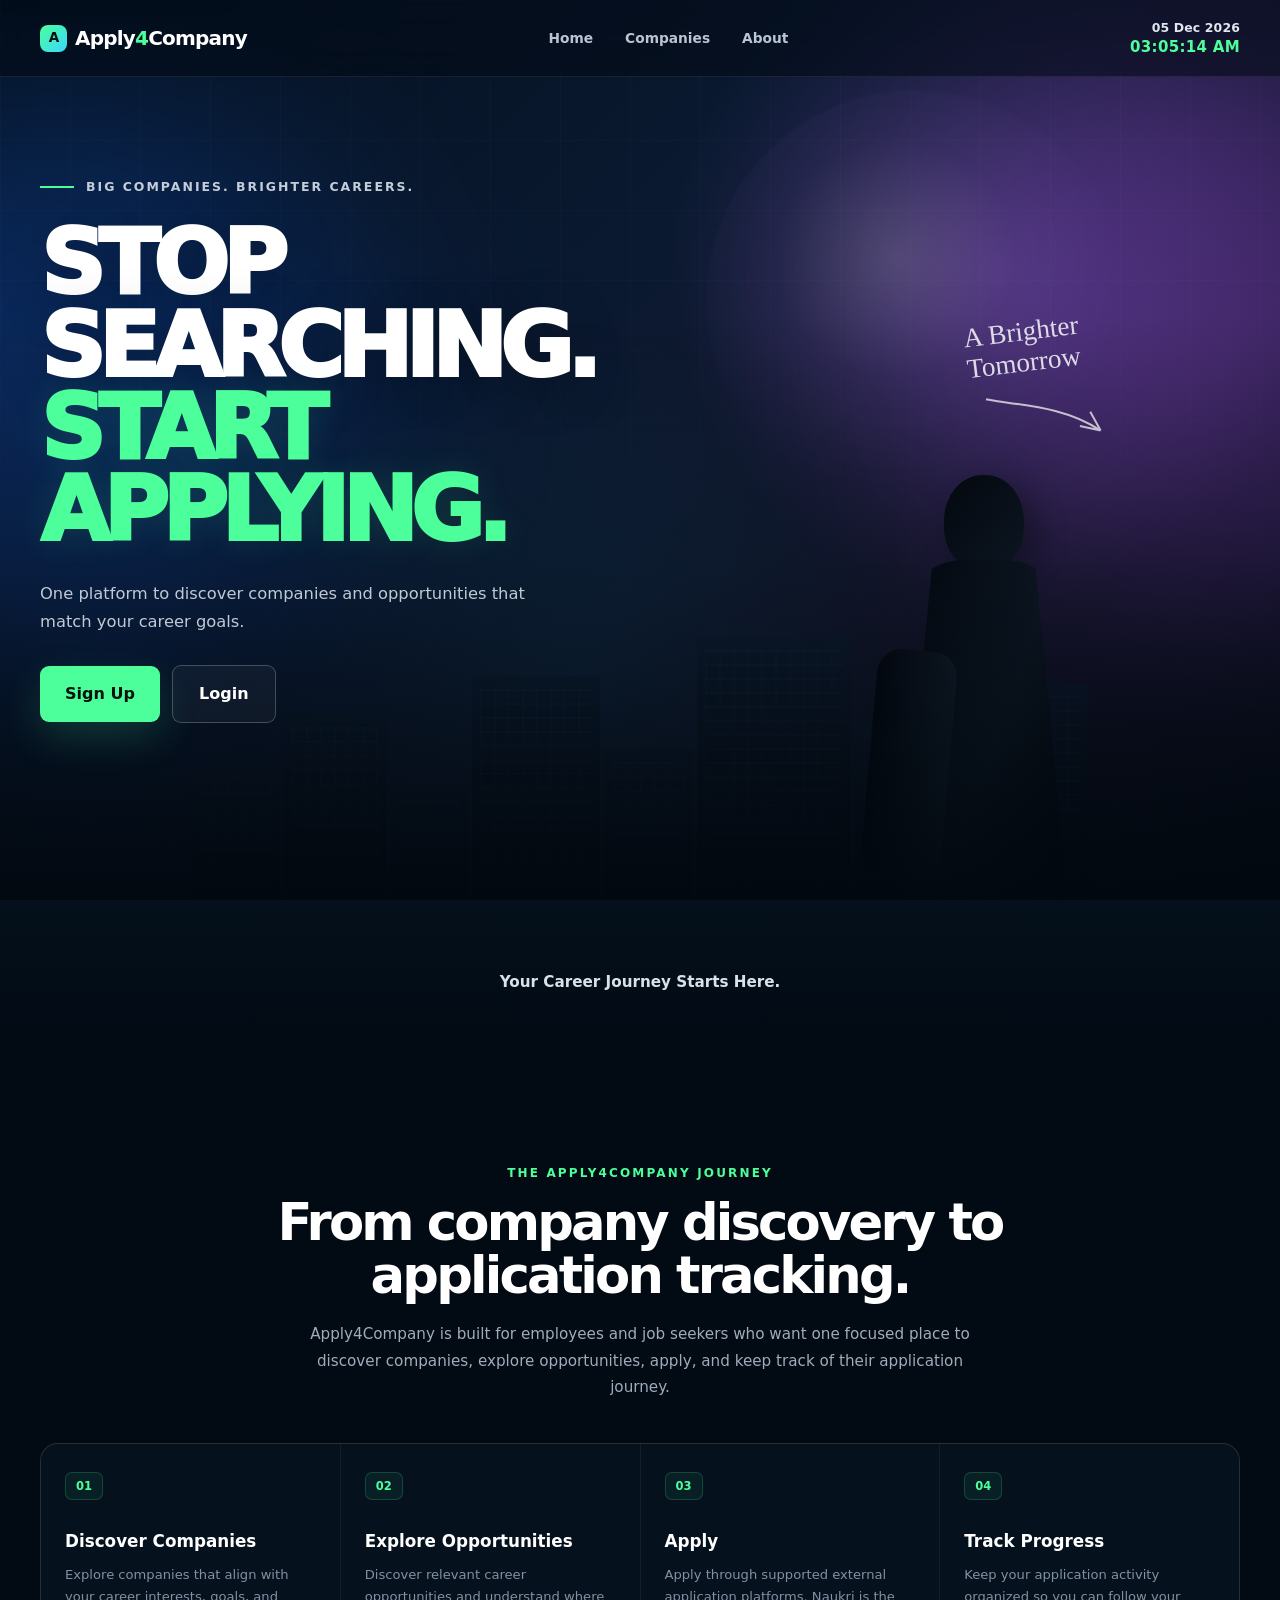
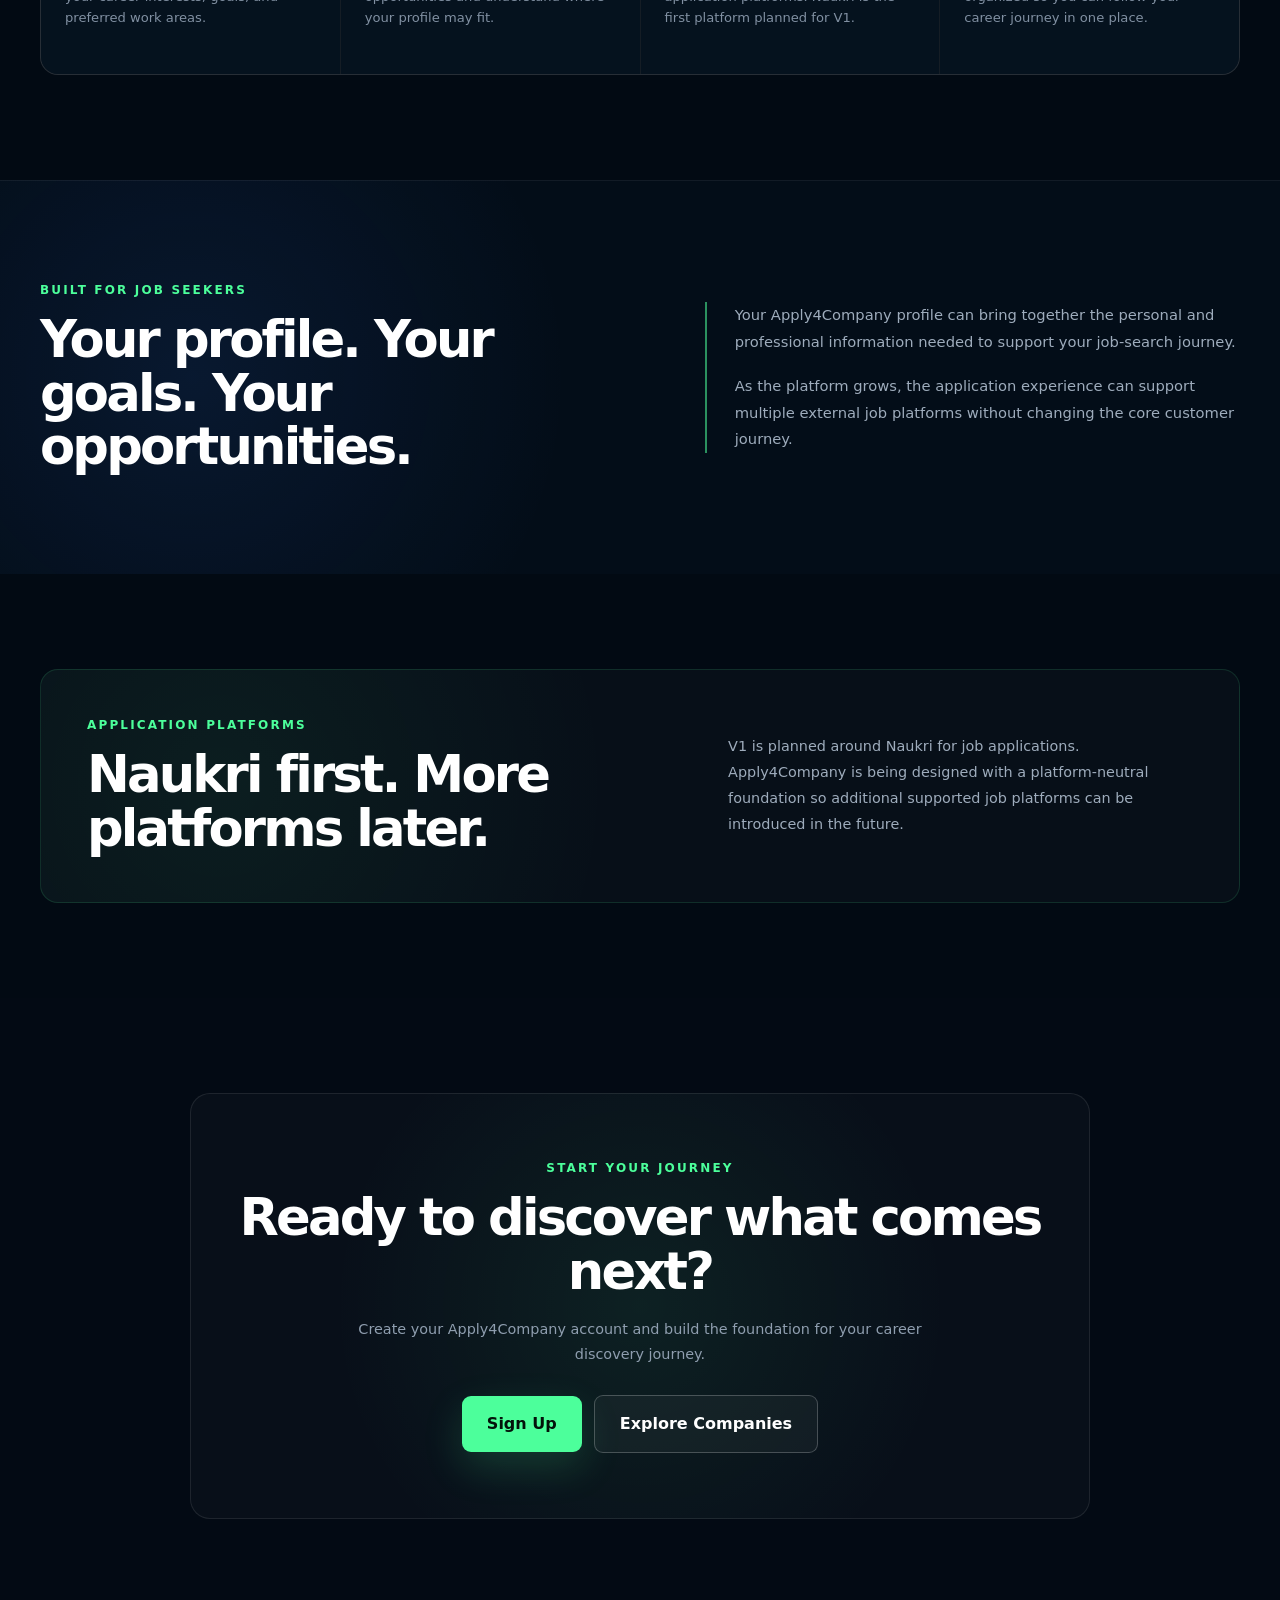
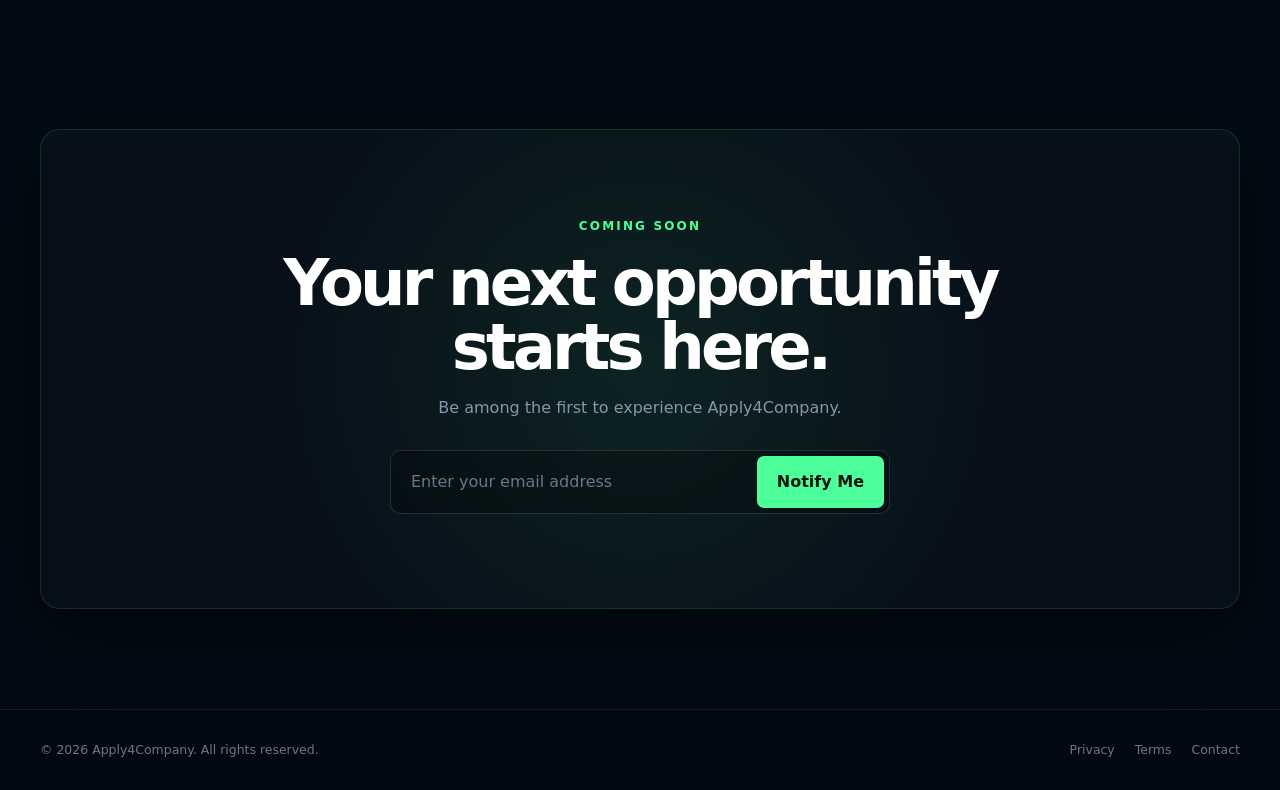
<file: index.html>
<!DOCTYPE html>
<html lang="en">

<head>

    <meta charset="UTF-8">

    <meta
        name="viewport"
        content="width=device-width, initial-scale=1.0"
    >

    <meta
        name="description"
        content="Apply4Company — Discover companies and start applying."
    >

    <meta
        name="robots"
        content="index, follow"
    >

    <meta
        name="theme-color"
        content="#061426"
    >

    <title>
        Apply4Company | Start Applying
    </title>

    <link
        rel="stylesheet"
        href="css/styles.css"
    >

    <script
        src="js/app.js"
        defer
    ></script>

</head>


<body>
<a class="skip-link" href="#main-content">Skip to main content</a>

    <!-- ================================================
         HEADER
    ================================================= -->

    <header class="site-header">

        <div class="container header-container">

            <a
                href="index.html"
                class="brand"
                aria-label="Apply4Company Home"
            >

                <span class="brand-icon">
                    A
                </span>

                <span class="brand-name">
                    Apply<span>4</span>Company
                </span>

            </a>


            <nav
                class="main-navigation"
                id="main-navigation"
                aria-label="Main navigation"
            >

                <a href="index.html">
                    Home
                </a>

                <a href="companies.html">
                    Companies
                </a>

                <a href="about.html">
                    About
                </a>

            </nav>


            <div
                class="header-clock"
                aria-label="Current Indian Standard Time"
            >
                <span class="clock-date" id="ist-date">07 Sep 2026</span>
                <span class="clock-time" id="ist-time">10:29:00 PM</span>
            </div>


            <button
                class="menu-toggle"
                type="button"
                aria-label="Open navigation menu"
                aria-expanded="false"
                aria-controls="main-navigation"
            >

                <span></span>
                <span></span>
                <span></span>

            </button>

        </div>

    </header>



    <!-- ================================================
         MAIN
    ================================================= -->

    <main id="main-content">


        <!-- ============================================
             HERO
        ============================================= -->

        <section class="hero">

            <!-- Decorative background -->
            <div
                class="hero-background"
                aria-hidden="true"
            >

                <div class="background-glow glow-blue"></div>

                <div class="background-glow glow-purple"></div>

                <div class="background-grid"></div>

                <div class="moon"></div>

                <!-- City -->
                <div class="city">

                    <div class="building building-1"></div>
                    <div class="building building-2"></div>
                    <div class="building building-3"></div>
                    <div class="building building-4"></div>
                    <div class="building building-5"></div>
                    <div class="building building-6"></div>
                    <div class="building building-7"></div>
                    <div class="building building-8"></div>

                </div>


                <!-- Person silhouette -->
                <div class="person">

                    <div class="person-head"></div>

                    <div class="person-body"></div>

                    <div class="person-backpack"></div>

                </div>

            </div>



            <div class="container hero-container">


                <div class="hero-content">

                    <p class="eyebrow">

                        <span class="eyebrow-line"></span>

                        BIG COMPANIES. BRIGHTER CAREERS.

                    </p>


                    <h1>

                        STOP SEARCHING.

                        <span>
                            START APPLYING.
                        </span>

                    </h1>


                    <p class="hero-description">

                        One platform to discover companies
                        and opportunities that match
                        your career goals.

                    </p>


                    <div class="hero-actions" aria-label="Account actions">

                        <a
                            href="signup.html"
                            class="primary-button"
                        >
                            Sign Up
                        </a>

                        <a
                            href="login.html"
                            class="secondary-button"
                        >
                            Login
                        </a>

                    </div>


                </div>


                <!-- Handwritten style message -->

                <div
                    class="hero-message"
                    aria-hidden="true"
                >

                    <span>
                        A Brighter
                    </span>

                    <span>
                        Tomorrow
                    </span>

                    <svg
                        viewBox="0 0 150 80"
                        aria-hidden="true"
                    >

                        <path
                            d="M15 10
                               C45 20 90 25 125 55
                               M125 55
                               L105 48
                               M125 55
                               L117 35"
                        />

                    </svg>

                </div>

            </div>

        </section>



        <!-- ============================================
             FEATURE STRIP
        ============================================= -->

        <section
            class="feature-section"
            aria-label="Apply4Company features"
        >

            <p class="career-tagline">

                Your Career Journey Starts Here.

            </p>

        </section>



        <!-- ============================================
             HOME: PRODUCT JOURNEY
        ============================================= -->

        <section class="home-overview" aria-labelledby="home-overview-title">

            <div class="container">

                <div class="section-heading">
                    <p class="section-label">THE APPLY4COMPANY JOURNEY</p>
                    <h2 id="home-overview-title">
                        From company discovery to application tracking.
                    </h2>
                    <p>
                        Apply4Company is built for employees and job seekers
                        who want one focused place to discover companies,
                        explore opportunities, apply, and keep track of their
                        application journey.
                    </p>
                </div>

                <div class="journey-grid">

                    <article class="journey-card">
                        <span class="journey-number">01</span>
                        <h3>Discover Companies</h3>
                        <p>
                            Explore companies that align with your career
                            interests, goals, and preferred work areas.
                        </p>
                    </article>

                    <article class="journey-card">
                        <span class="journey-number">02</span>
                        <h3>Explore Opportunities</h3>
                        <p>
                            Discover relevant career opportunities and
                            understand where your profile may fit.
                        </p>
                    </article>

                    <article class="journey-card">
                        <span class="journey-number">03</span>
                        <h3>Apply</h3>
                        <p>
                            Apply through supported external application
                            platforms. Naukri is the first platform planned
                            for V1.
                        </p>
                    </article>

                    <article class="journey-card">
                        <span class="journey-number">04</span>
                        <h3>Track Progress</h3>
                        <p>
                            Keep your application activity organized so you
                            can follow your career journey in one place.
                        </p>
                    </article>

                </div>

            </div>

        </section>


        <!-- ============================================
             HOME: WHY APPLY4COMPANY
        ============================================= -->

        <section class="home-purpose" aria-labelledby="home-purpose-title">

            <div class="container home-purpose-grid">

                <div>
                    <p class="section-label">BUILT FOR JOB SEEKERS</p>
                    <h2 id="home-purpose-title">
                        Your profile. Your goals. Your opportunities.
                    </h2>
                </div>

                <div class="home-purpose-copy">
                    <p>
                        Your Apply4Company profile can bring together the
                        personal and professional information needed to
                        support your job-search journey.
                    </p>

                    <p>
                        As the platform grows, the application experience can
                        support multiple external job platforms without
                        changing the core customer journey.
                    </p>
                </div>

            </div>

        </section>


        <!-- ============================================
             HOME: APPLICATION PLATFORMS
        ============================================= -->

        <section class="platform-section" aria-labelledby="platform-title">

            <div class="container">

                <div class="platform-card">

                    <div>
                        <p class="section-label">APPLICATION PLATFORMS</p>
                        <h2 id="platform-title">
                            Naukri first. More platforms later.
                        </h2>
                    </div>

                    <p>
                        V1 is planned around Naukri for job applications.
                        Apply4Company is being designed with a platform-neutral
                        foundation so additional supported job platforms can
                        be introduced in the future.
                    </p>

                </div>

            </div>

        </section>


        <!-- ============================================
             HOME: CTA
        ============================================= -->

        <section class="home-cta" aria-labelledby="home-cta-title">

            <div class="container">

                <div class="home-cta-card">

                    <p class="section-label">START YOUR JOURNEY</p>

                    <h2 id="home-cta-title">
                        Ready to discover what comes next?
                    </h2>

                    <p>
                        Create your Apply4Company account and build the
                        foundation for your career discovery journey.
                    </p>

                    <div class="hero-actions">
                        <a href="signup.html" class="primary-button">Sign Up</a>
                        <a href="companies.html" class="secondary-button">Explore Companies</a>
                    </div>

                </div>

            </div>

        </section>


        <!-- ============================================
             LAUNCH SECTION
        ============================================= -->

        <section
            class="launch-section"
            id="launch"
        >

            <div class="container">

                <div class="launch-card">

                    <p class="section-label">
                        COMING SOON
                    </p>


                    <h2>
                        Your next opportunity
                        starts here.
                    </h2>


                    <p>
                        Be among the first to experience
                        Apply4Company.
                    </p>


                    <form
                        class="notify-form"
                        id="notify-form"
                    >

                        <label
                            for="email"
                            class="sr-only"
                        >
                            Email address
                        </label>

                        <input
                            id="email"
                            name="email"
                            type="email"
                            placeholder="Enter your email address"
                            autocomplete="email"
                            required
                        >

                        <button
                            type="submit"
                        >
                            Notify Me
                        </button>

                    </form>


                    <p
                        class="form-message"
                        id="form-message"
                        role="status"
                        aria-live="polite"
                    ></p>

                </div>

            </div>

        </section>


    </main>



    <!-- ================================================
         FOOTER
    ================================================= -->

    <footer class="site-footer">

        <div class="container footer-container">

            <p>
                © 2026 Apply4Company.
                All rights reserved.
            </p>


            <div class="footer-links">

                <a href="privacy.html">
                    Privacy
                </a>

                <a href="terms.html">
                    Terms
                </a>

                <a href="contact.html">
                    Contact
                </a>

            </div>

        </div>

    </footer>

</body>

</html>
</file>
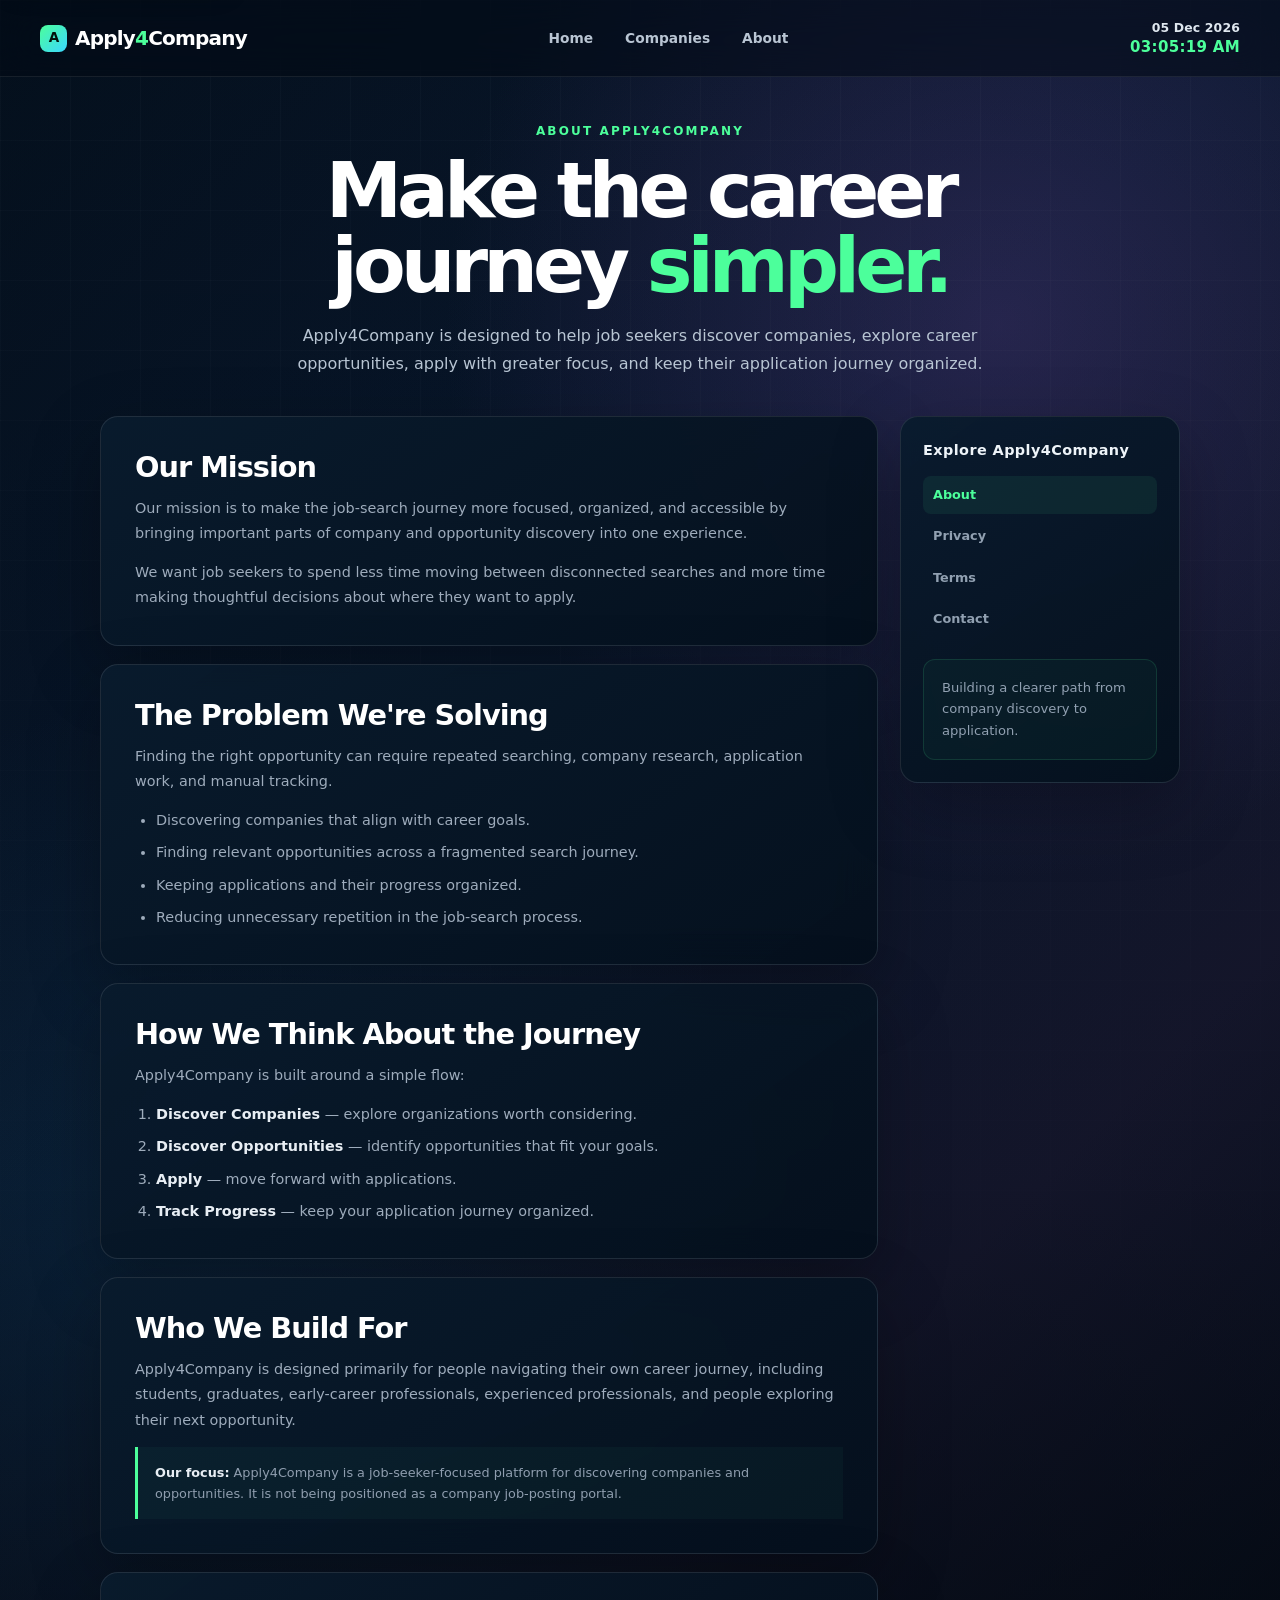
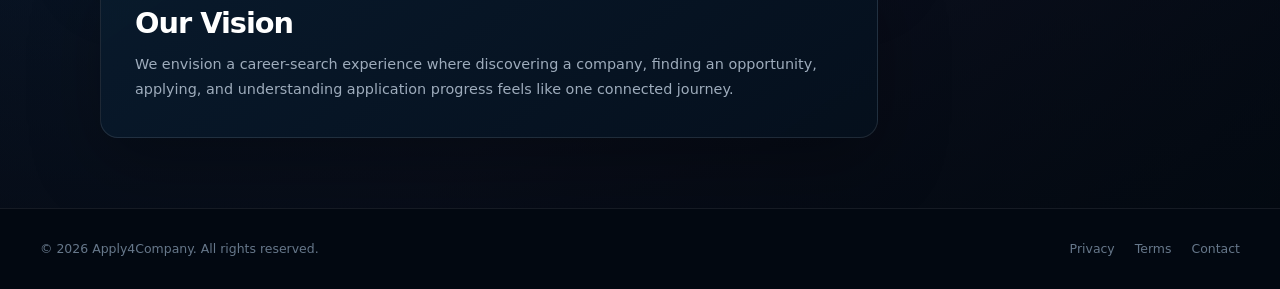
<file: about.html>
<!DOCTYPE html>
<html lang="en">
<head>
<meta charset="UTF-8">
<meta name="viewport" content="width=device-width, initial-scale=1.0">
<meta name="description" content="Learn about Apply4Company, our mission, and the career journey we are building for job seekers.">
<meta name="robots" content="index, follow">
<meta name="theme-color" content="#061426">
<title>Apply4Company | About</title>
<link rel="stylesheet" href="css/styles.css">
<script src="js/app.js" defer></script>
</head>
<body>
<a class="skip-link" href="#main-content">Skip to main content</a>

<header class="site-header">
  <div class="container header-container">
    <a href="index.html" class="brand" aria-label="Apply4Company Home">
      <span class="brand-icon">A</span>
      <span class="brand-name">Apply<span>4</span>Company</span>
    </a>
    <nav class="main-navigation" id="main-navigation" aria-label="Main navigation">
      <a href="index.html">Home</a>
      <a href="companies.html">Companies</a>
      <a href="about.html" aria-current="page">About</a>
    </nav>
    <div class="header-clock" aria-label="Current India date and time">
      <span class="clock-date" id="ist-date">08 Sep 2026</span>
      <span class="clock-time" id="ist-time">12:17:00 AM</span>
    </div>
    <button class="menu-toggle" type="button" aria-label="Open navigation menu"
            aria-expanded="false" aria-controls="main-navigation">
      <span></span><span></span><span></span>
    </button>
  </div>
</header>


<main id="main-content" class="info-page">
  <div class="info-container">
    <header class="info-hero">
      <p class="section-label">ABOUT APPLY4COMPANY</p>
      <h1>Make the career journey <span>simpler.</span></h1>
      <p>Apply4Company is designed to help job seekers discover companies, explore career opportunities, apply with greater focus, and keep their application journey organized.</p>
    </header>

    <div class="info-layout">
      <article class="info-content">
        <section class="info-card">
          <h2>Our Mission</h2>
          <p>Our mission is to make the job-search journey more focused, organized, and accessible by bringing important parts of company and opportunity discovery into one experience.</p>
          <p>We want job seekers to spend less time moving between disconnected searches and more time making thoughtful decisions about where they want to apply.</p>
        </section>

        <section class="info-card">
          <h2>The Problem We're Solving</h2>
          <p>Finding the right opportunity can require repeated searching, company research, application work, and manual tracking.</p>
          <ul>
            <li>Discovering companies that align with career goals.</li>
            <li>Finding relevant opportunities across a fragmented search journey.</li>
            <li>Keeping applications and their progress organized.</li>
            <li>Reducing unnecessary repetition in the job-search process.</li>
          </ul>
        </section>

        <section class="info-card">
          <h2>How We Think About the Journey</h2>
          <p>Apply4Company is built around a simple flow:</p>
          <ol>
            <li><strong>Discover Companies</strong> — explore organizations worth considering.</li>
            <li><strong>Discover Opportunities</strong> — identify opportunities that fit your goals.</li>
            <li><strong>Apply</strong> — move forward with applications.</li>
            <li><strong>Track Progress</strong> — keep your application journey organized.</li>
          </ol>
        </section>

        <section class="info-card">
          <h2>Who We Build For</h2>
          <p>Apply4Company is designed primarily for people navigating their own career journey, including students, graduates, early-career professionals, experienced professionals, and people exploring their next opportunity.</p>
          <div class="legal-notice"><strong>Our focus:</strong> Apply4Company is a job-seeker-focused platform for discovering companies and opportunities. It is not being positioned as a company job-posting portal.</div>
        </section>

        <section class="info-card">
          <h2>Our Vision</h2>
          <p>We envision a career-search experience where discovering a company, finding an opportunity, applying, and understanding application progress feels like one connected journey.</p>
        </section>
      </article>

      <aside class="info-sidebar" aria-label="About navigation">
        <h2>Explore Apply4Company</h2>
        <nav>
          <a href="about.html" aria-current="page">About</a>
          <a href="privacy.html">Privacy</a>
          <a href="terms.html">Terms</a>
          <a href="contact.html">Contact</a>
        </nav>
        <div class="info-callout">
          <p>Building a clearer path from company discovery to application.</p>
        </div>
      </aside>
    </div>
  </div>
</main>


<footer class="site-footer">
  <div class="container footer-container">
    <p>© 2026 Apply4Company. All rights reserved.</p>
    <div class="footer-links">
      <a href="privacy.html">Privacy</a>
      <a href="terms.html">Terms</a>
      <a href="contact.html">Contact</a>
    </div>
  </div>
</footer>

</body>
</html>
</file>
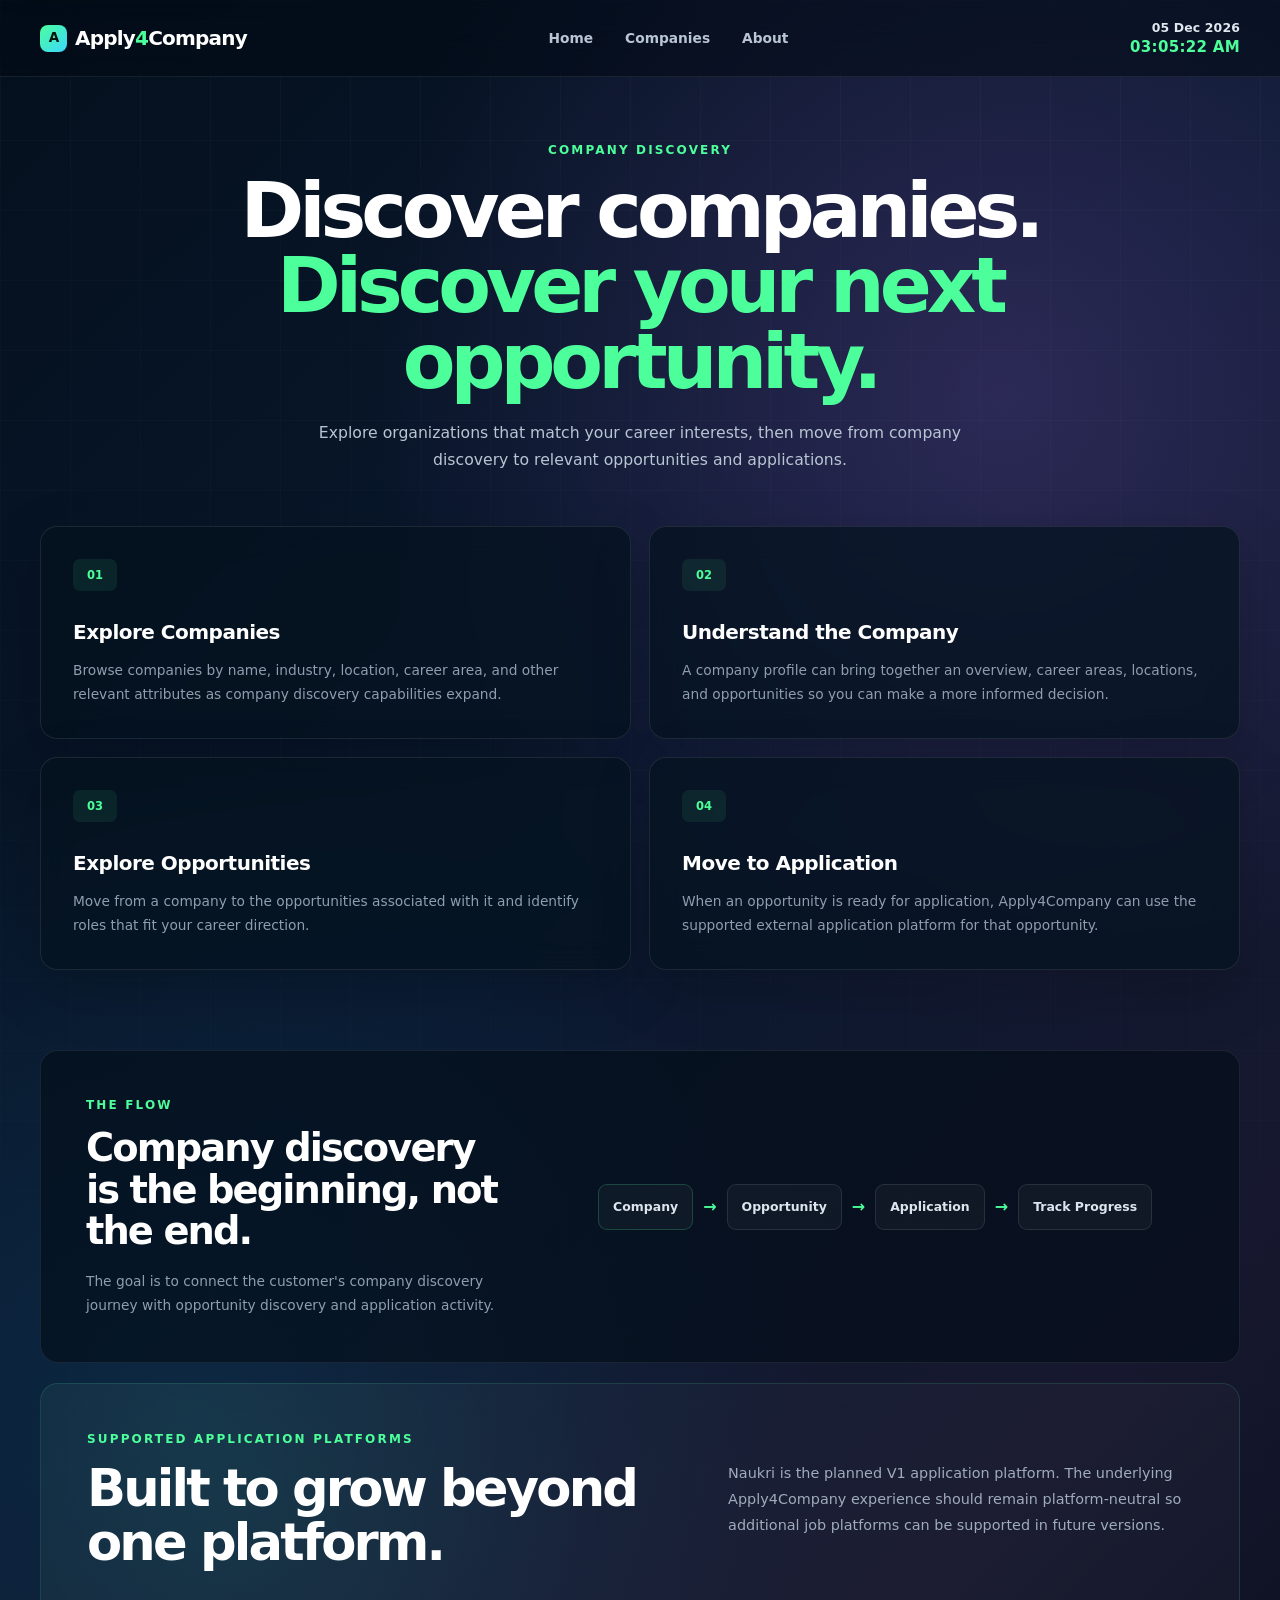
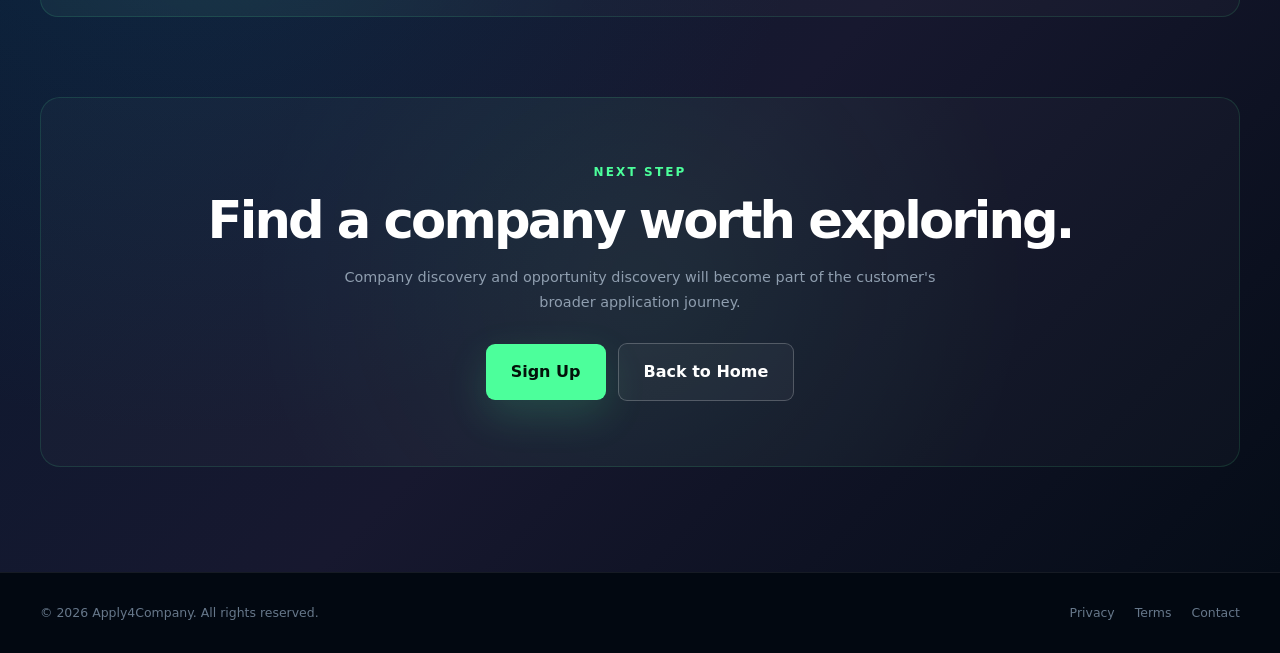
<file: companies.html>
<!DOCTYPE html>
<html lang="en">

<head>

    <meta charset="UTF-8">

    <meta name="viewport" content="width=device-width, initial-scale=1.0">

    <meta
        name="description"
        content="Apply4Company — Discover companies and explore career opportunities."
    >

    <meta name="robots" content="index, follow">

    <meta name="theme-color" content="#061426">

    <title>Apply4Company | Companies</title>

    <link rel="stylesheet" href="css/styles.css">

    <script src="js/app.js" defer></script>

</head>

<body>
<a class="skip-link" href="#main-content">Skip to main content</a>

    <!-- ================================================
         HEADER
    ================================================= -->

    <header class="site-header">

        <div class="container header-container">

            <a
                href="index.html"
                class="brand"
                aria-label="Apply4Company Home"
            >
                <span class="brand-icon">A</span>
                <span class="brand-name">Apply<span>4</span>Company</span>
            </a>

            <nav
                class="main-navigation"
                id="main-navigation"
                aria-label="Main navigation"
            >
                <a href="index.html">Home</a>
                <a href="companies.html" aria-current="page">Companies</a>
                <a href="about.html">About</a>
            </nav>

            <div
                class="header-clock"
                aria-label="Current Indian Standard Time"
            >
                <span class="clock-date" id="ist-date">07 Sep 2026</span>
                <span class="clock-time" id="ist-time">10:29:00 PM</span>
            </div>

            <button
                class="menu-toggle"
                type="button"
                aria-label="Open navigation menu"
                aria-expanded="false"
                aria-controls="main-navigation"
            >
                <span></span>
                <span></span>
                <span></span>
            </button>

        </div>

    </header>


    <!-- ================================================
         MAIN
    ================================================= -->

    <main id="main-content">

        <section class="companies-page" aria-labelledby="companies-title">

            <div class="container">

                <div class="companies-hero">

                    <p class="section-label">COMPANY DISCOVERY</p>

                    <h1 id="companies-title">
                        Discover companies.
                        <span>Discover your next opportunity.</span>
                    </h1>

                    <p>
                        Explore organizations that match your career interests,
                        then move from company discovery to relevant
                        opportunities and applications.
                    </p>

                </div>


                <div class="company-discovery-grid">

                    <article class="company-feature-card">
                        <div class="company-feature-icon" aria-hidden="true">01</div>
                        <h2>Explore Companies</h2>
                        <p>
                            Browse companies by name, industry, location,
                            career area, and other relevant attributes as
                            company discovery capabilities expand.
                        </p>
                    </article>

                    <article class="company-feature-card">
                        <div class="company-feature-icon" aria-hidden="true">02</div>
                        <h2>Understand the Company</h2>
                        <p>
                            A company profile can bring together an overview,
                            career areas, locations, and opportunities so you
                            can make a more informed decision.
                        </p>
                    </article>

                    <article class="company-feature-card">
                        <div class="company-feature-icon" aria-hidden="true">03</div>
                        <h2>Explore Opportunities</h2>
                        <p>
                            Move from a company to the opportunities associated
                            with it and identify roles that fit your career
                            direction.
                        </p>
                    </article>

                    <article class="company-feature-card">
                        <div class="company-feature-icon" aria-hidden="true">04</div>
                        <h2>Move to Application</h2>
                        <p>
                            When an opportunity is ready for application,
                            Apply4Company can use the supported external
                            application platform for that opportunity.
                        </p>
                    </article>

                </div>


                <section
                    class="company-flow"
                    aria-labelledby="company-flow-title"
                >

                    <div class="company-flow-copy">

                        <p class="section-label">THE FLOW</p>

                        <h2 id="company-flow-title">
                            Company discovery is the beginning, not the end.
                        </h2>

                        <p>
                            The goal is to connect the customer's company
                            discovery journey with opportunity discovery and
                            application activity.
                        </p>

                    </div>

                    <div class="company-flow-steps" aria-label="Company to application flow">

                        <span>Company</span>
                        <b aria-hidden="true">→</b>
                        <span>Opportunity</span>
                        <b aria-hidden="true">→</b>
                        <span>Application</span>
                        <b aria-hidden="true">→</b>
                        <span>Track Progress</span>

                    </div>

                </section>


                <section
                    class="platform-card company-platform-card"
                    aria-labelledby="company-platform-title"
                >

                    <div>
                        <p class="section-label">SUPPORTED APPLICATION PLATFORMS</p>

                        <h2 id="company-platform-title">
                            Built to grow beyond one platform.
                        </h2>
                    </div>

                    <p>
                        Naukri is the planned V1 application platform.
                        The underlying Apply4Company experience should remain
                        platform-neutral so additional job platforms can be
                        supported in future versions.
                    </p>

                </section>


                <section class="companies-cta" aria-labelledby="companies-cta-title">

                    <p class="section-label">NEXT STEP</p>

                    <h2 id="companies-cta-title">
                        Find a company worth exploring.
                    </h2>

                    <p>
                        Company discovery and opportunity discovery will become
                        part of the customer's broader application journey.
                    </p>

                    <div class="hero-actions">
                        <a href="signup.html" class="primary-button">Sign Up</a>
                        <a href="index.html" class="secondary-button">Back to Home</a>
                    </div>

                </section>

            </div>

        </section>

    </main>


    <!-- ================================================
         FOOTER
    ================================================= -->

    <footer class="site-footer">

        <div class="container footer-container">

            <p>
                © 2026 Apply4Company.
                All rights reserved.
            </p>

            <div class="footer-links">
                <a href="privacy.html">Privacy</a>
                <a href="terms.html">Terms</a>
                <a href="contact.html">Contact</a>
            </div>

        </div>

    </footer>

</body>

</html>
</file>
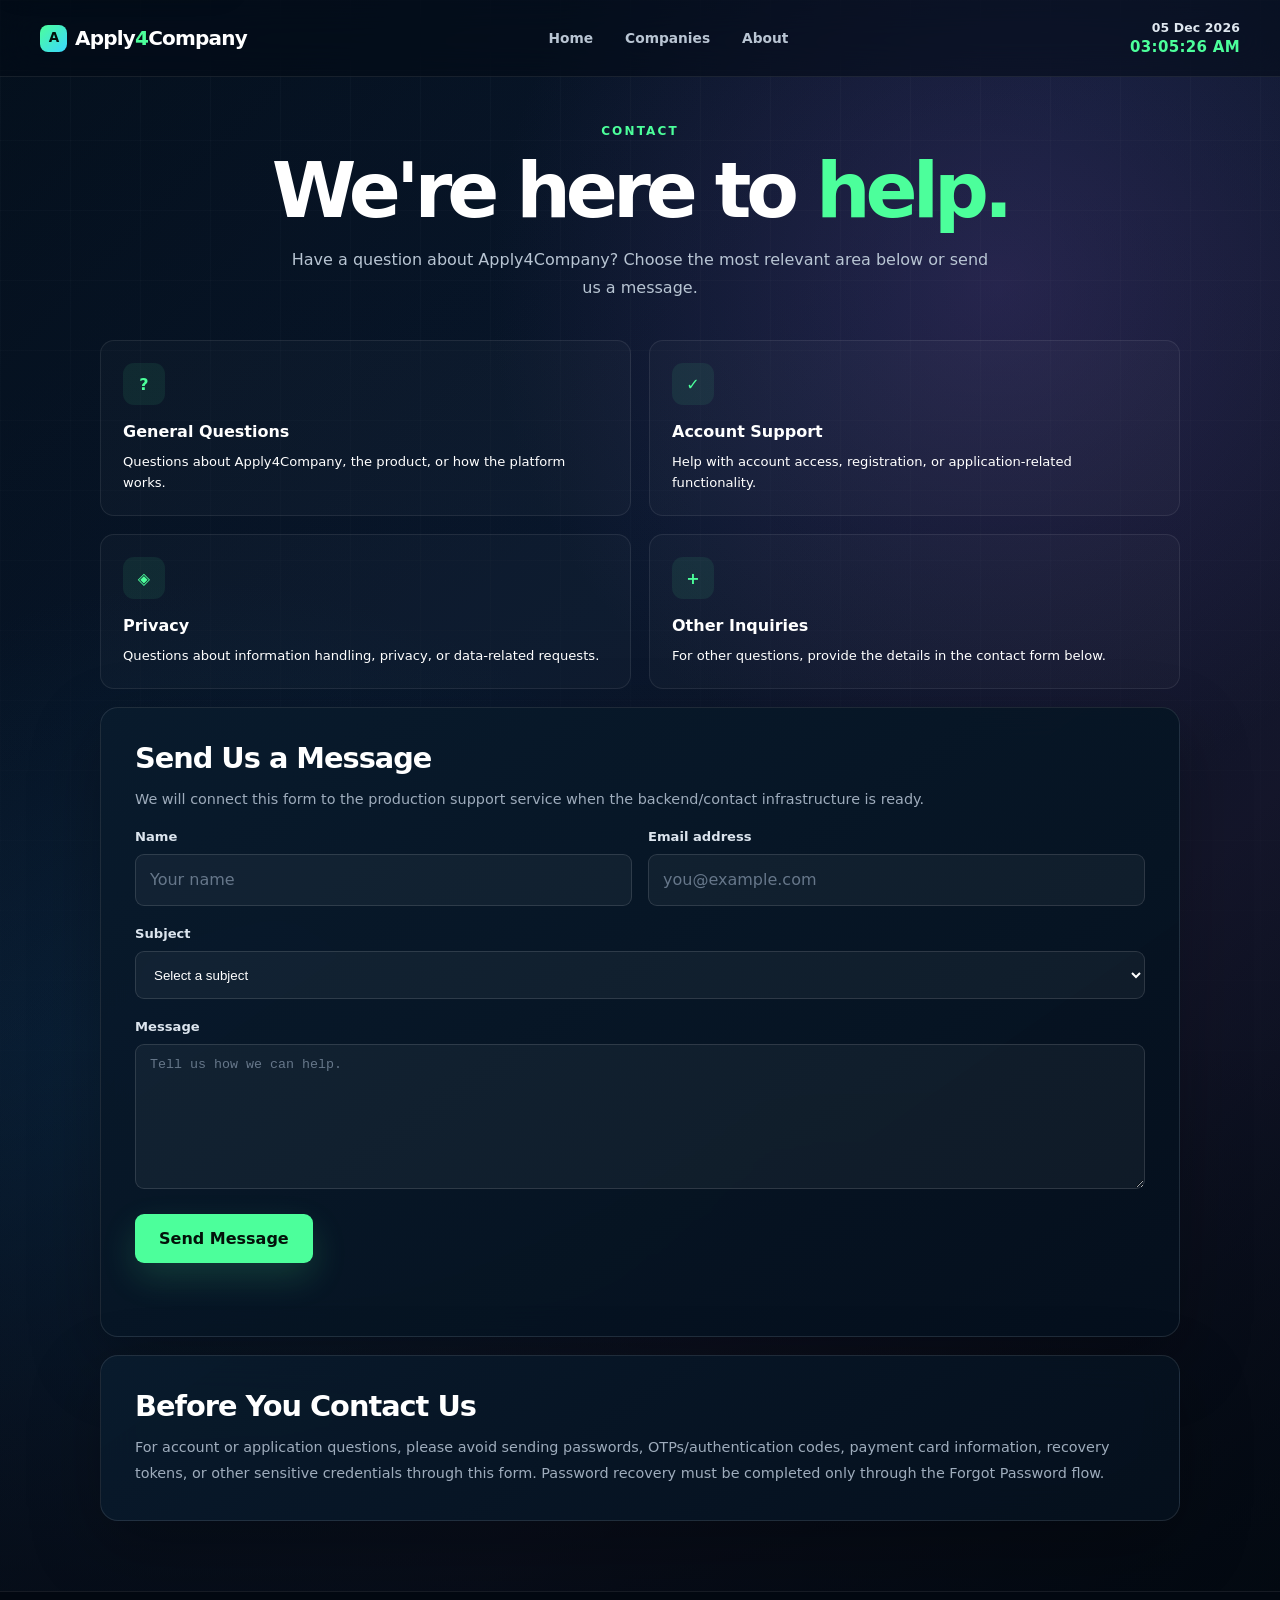
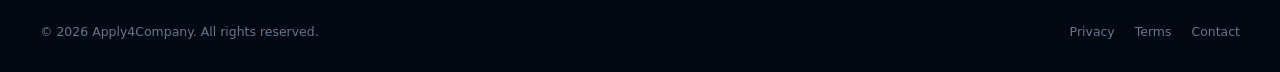
<file: contact.html>
<!DOCTYPE html>
<html lang="en">
<head>
<meta charset="UTF-8">
<meta name="viewport" content="width=device-width, initial-scale=1.0">
<meta name="description" content="Contact Apply4Company for general, account, privacy, and support questions.">
<meta name="robots" content="index, follow">
<meta name="theme-color" content="#061426">
<title>Apply4Company | Contact</title>
<link rel="stylesheet" href="css/styles.css">
<script src="js/app.js" defer></script>
</head>
<body>
<a class="skip-link" href="#main-content">Skip to main content</a>

<header class="site-header">
  <div class="container header-container">
    <a href="index.html" class="brand" aria-label="Apply4Company Home">
      <span class="brand-icon">A</span>
      <span class="brand-name">Apply<span>4</span>Company</span>
    </a>
    <nav class="main-navigation" id="main-navigation" aria-label="Main navigation">
      <a href="index.html">Home</a>
      <a href="companies.html">Companies</a>
      <a href="about.html" >About</a>
    </nav>
    <div class="header-clock" aria-label="Current India date and time">
      <span class="clock-date" id="ist-date">08 Sep 2026</span>
      <span class="clock-time" id="ist-time">12:17:00 AM</span>
    </div>
    <button class="menu-toggle" type="button" aria-label="Open navigation menu"
            aria-expanded="false" aria-controls="main-navigation">
      <span></span><span></span><span></span>
    </button>
  </div>
</header>


<main id="main-content" class="info-page">
  <div class="info-container">
    <header class="info-hero">
      <p class="section-label">CONTACT</p>
      <h1>We're here to <span>help.</span></h1>
      <p>Have a question about Apply4Company? Choose the most relevant area below or send us a message.</p>
    </header>

    <div class="contact-grid">
      <section class="contact-option">
        <div class="contact-icon" aria-hidden="true">?</div>
        <h2>General Questions</h2>
        <p>Questions about Apply4Company, the product, or how the platform works.</p>
      </section>
      <section class="contact-option">
        <div class="contact-icon" aria-hidden="true">✓</div>
        <h2>Account Support</h2>
        <p>Help with account access, registration, or application-related functionality.</p>
      </section>
      <section class="contact-option">
        <div class="contact-icon" aria-hidden="true">◈</div>
        <h2>Privacy</h2>
        <p>Questions about information handling, privacy, or data-related requests.</p>
      </section>
      <section class="contact-option">
        <div class="contact-icon" aria-hidden="true">+</div>
        <h2>Other Inquiries</h2>
        <p>For other questions, provide the details in the contact form below.</p>
      </section>
    </div>

    <section class="info-card">
      <h2>Send Us a Message</h2>
      <p>We will connect this form to the production support service when the backend/contact infrastructure is ready.</p>

      <form class="contact-form" id="contact-form" novalidate>
        <div class="form-row">
          <div>
            <label for="contact-name">Name</label>
            <input id="contact-name" name="name" type="text" autocomplete="name" placeholder="Your name" minlength="2" required>
          </div>
          <div>
            <label for="contact-email">Email address</label>
            <input id="contact-email" name="email" type="email" autocomplete="email" placeholder="you@example.com" required>
          </div>
        </div>

        <div>
          <label for="contact-subject">Subject</label>
          <select id="contact-subject" name="subject" required>
            <option value="">Select a subject</option>
            <option value="general">General question</option>
            <option value="account">Account support</option>
            <option value="privacy">Privacy</option>
            <option value="other">Other inquiry</option>
          </select>
        </div>

        <div>
          <label for="contact-message-field">Message</label>
          <textarea id="contact-message-field" name="message" placeholder="Tell us how we can help." minlength="10" required></textarea>
        </div>

        <button class="contact-submit" type="submit">Send Message</button>
        <p class="contact-message" id="contact-message" role="status" aria-live="polite"></p>
      </form>
    </section>

    <section class="info-card">
      <h2>Before You Contact Us</h2>
      <p>For account or application questions, please avoid sending passwords, OTPs/authentication codes, payment card information, recovery tokens, or other sensitive credentials through this form. Password recovery must be completed only through the Forgot Password flow.</p>
    </section>
  </div>
</main>


<footer class="site-footer">
  <div class="container footer-container">
    <p>© 2026 Apply4Company. All rights reserved.</p>
    <div class="footer-links">
      <a href="privacy.html">Privacy</a>
      <a href="terms.html">Terms</a>
      <a href="contact.html">Contact</a>
    </div>
  </div>
</footer>

</body>
</html>
</file>
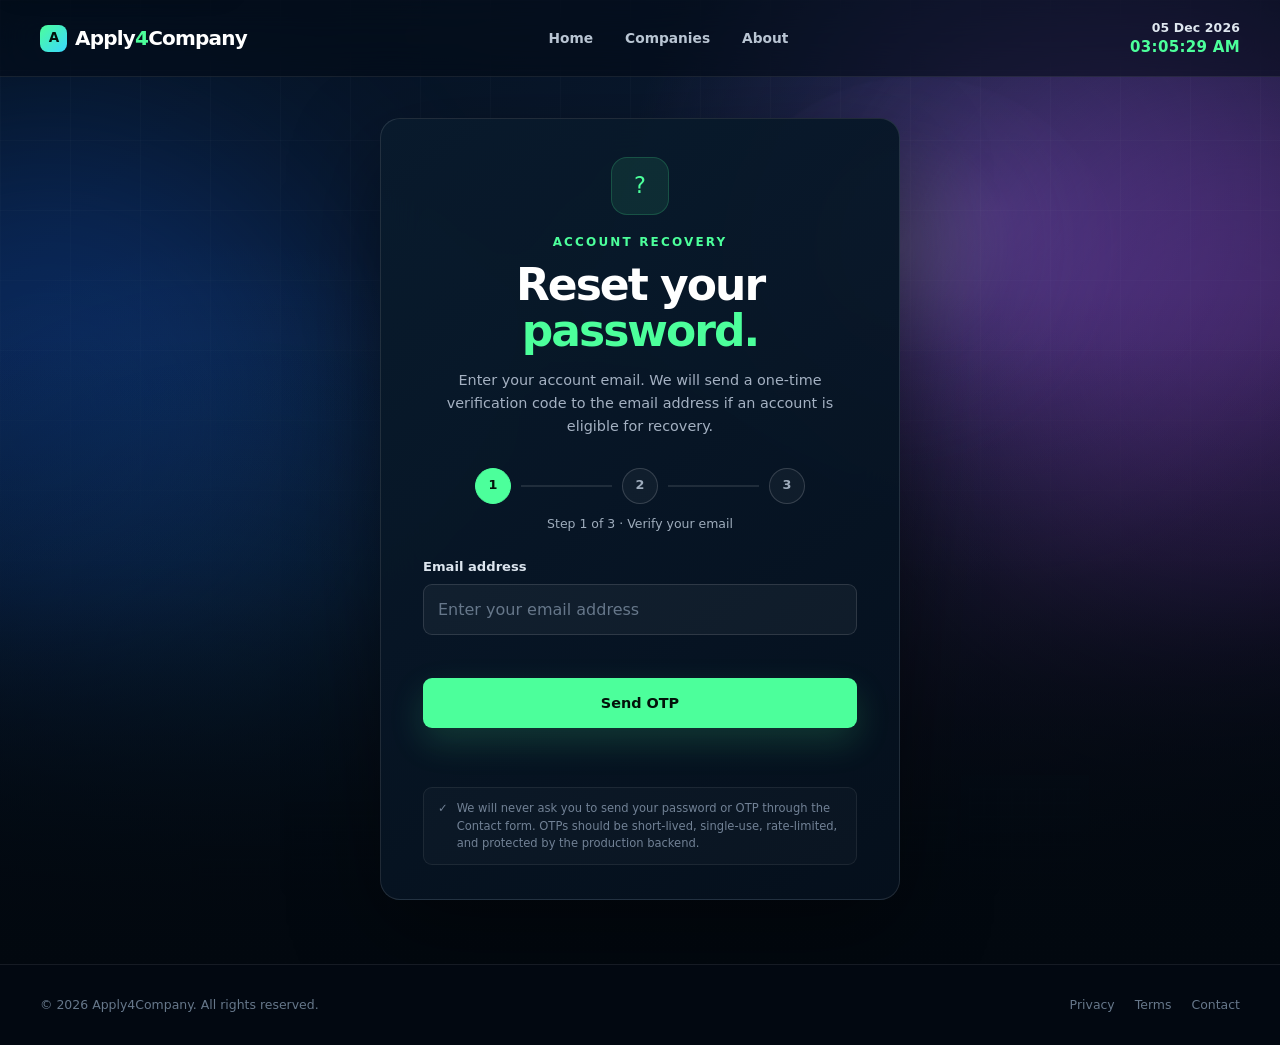
<file: forgot-password.html>
<!DOCTYPE html>
<html lang="en">
<head>
    <meta charset="UTF-8">
    <meta name="viewport" content="width=device-width, initial-scale=1.0">
    <meta name="description" content="Reset your Apply4Company account password securely using email verification.">
    <meta name="robots" content="noindex, nofollow">
    <meta name="theme-color" content="#030a14">
    <title>Apply4Company | Reset Password</title>
    <link rel="stylesheet" href="css/styles.css">
    <script src="js/app.js" defer></script>
</head>
<body>
<a class="skip-link" href="#main-content">Skip to main content</a>
<header class="site-header">
    <div class="container header-container">
        <a href="index.html" class="brand" aria-label="Apply4Company Home">
            <span class="brand-icon">A</span>
            <span class="brand-name">Apply<span>4</span>Company</span>
        </a>
        <nav class="main-navigation" id="main-navigation" aria-label="Main navigation">
            <a href="index.html">Home</a>
            <a href="companies.html">Companies</a>
            <a href="about.html">About</a>
        </nav>
        <div class="header-clock" aria-label="Current India date and time">
            <span class="clock-date" id="ist-date">08 Sep 2026</span>
            <span class="clock-time" id="ist-time">12:17:00 AM</span>
        </div>
        <button class="menu-toggle" type="button" aria-label="Open navigation menu"
                aria-expanded="false" aria-controls="main-navigation">
            <span></span><span></span><span></span>
        </button>
    </div>
</header>

<main id="main-content">
    <section class="auth-page" aria-labelledby="forgot-title">
        <div class="hero-background" aria-hidden="true">
            <div class="background-glow glow-blue"></div>
            <div class="background-glow glow-purple"></div>
            <div class="background-grid"></div>
            <div class="moon"></div>
            <div class="city">
                <div class="building building-1"></div>
                <div class="building building-2"></div>
                <div class="building building-3"></div>
                <div class="building building-4"></div>
                <div class="building building-5"></div>
                <div class="building building-6"></div>
                <div class="building building-7"></div>
                <div class="building building-8"></div>
            </div>
        </div>

        <div class="container auth-container">
            <div class="auth-card reset-card" data-reset-flow>
                <div class="auth-heading">
                    <div class="auth-icon" aria-hidden="true">?</div>
                    <p class="section-label">ACCOUNT RECOVERY</p>
                    <h1 id="forgot-title">Reset your <span>password.</span></h1>
                    <p id="reset-description">Enter your account email. We will send a one-time verification code to the email address if an account is eligible for recovery.</p>
                </div>

                <div class="reset-progress" aria-label="Password reset progress">
                    <span class="reset-step is-current" data-reset-indicator="1">1</span>
                    <span class="reset-progress-line" aria-hidden="true"></span>
                    <span class="reset-step" data-reset-indicator="2">2</span>
                    <span class="reset-progress-line" aria-hidden="true"></span>
                    <span class="reset-step" data-reset-indicator="3">3</span>
                </div>

                <p id="reset-step-label" class="reset-step-label" aria-live="polite">Step 1 of 3 · Verify your email</p>

                <form id="password-reset-email-form" class="auth-form reset-step-panel" data-reset-step="1" novalidate>
                    <div class="form-field">
                        <label for="reset-email">Email address</label>
                        <input id="reset-email" name="email" type="email" inputmode="email"
                               autocomplete="email" placeholder="Enter your email address"
                               required aria-describedby="reset-email-error">
                        <p id="reset-email-error" class="field-error" role="alert"></p>
                    </div>

                    <button type="submit" class="signup-button" id="send-reset-otp-button">Send OTP</button>
                    <p id="reset-email-message" class="form-message" role="status" aria-live="polite"></p>
                </form>

                <form id="password-reset-otp-form" class="auth-form reset-step-panel" data-reset-step="2" hidden novalidate>
                    <div class="form-field">
                        <label for="reset-otp">Verification code</label>
                        <input id="reset-otp" name="otp" type="text" inputmode="numeric"
                               autocomplete="one-time-code" pattern="[0-9]{6}" maxlength="6"
                               placeholder="Enter the 6-digit OTP" required
                               aria-describedby="reset-otp-help reset-otp-error">
                        <p id="reset-otp-help" class="password-rules">Enter the 6-digit code sent to your email. OTPs are short-lived and single-use. You can paste the code or use a password manager.</p>
                        <p id="reset-otp-error" class="field-error" role="alert"></p>
                    </div>

                    <button type="submit" class="signup-button" id="verify-reset-otp-button">Verify OTP</button>
                    <p id="reset-otp-message" class="form-message" role="status" aria-live="polite"></p>

                    <div class="reset-actions">
                        <button type="button" class="secondary-button reset-secondary-button" id="change-reset-email">Use a different email</button>
                        <button type="button" class="secondary-button reset-secondary-button" id="resend-reset-otp" disabled>Resend OTP <span id="resend-countdown" aria-live="polite"></span></button>
                    </div>
                </form>

                <form id="password-reset-new-form" class="auth-form reset-step-panel" data-reset-step="3" hidden novalidate>
                    <div class="form-field">
                        <label for="new-password">New password</label>
                        <div class="password-wrapper">
                            <input id="new-password" name="new-password" type="password"
                                   autocomplete="new-password" minlength="8"
                                   placeholder="Create a new password" required
                                   aria-describedby="new-password-help new-password-error">
                            <button type="button" class="password-toggle" data-password-toggle="new-password"
                                    aria-label="Show new password" aria-pressed="false">Show</button>
                        </div>
                        <p id="new-password-help" class="password-rules">Use at least 8 characters. Your new password must be different from each of your previous 3 passwords. Password managers and paste are supported.</p>
                        <p id="new-password-error" class="field-error" role="alert"></p>
                    </div>

                    <div class="form-field">
                        <label for="confirm-new-password">Confirm new password</label>
                        <div class="password-wrapper">
                            <input id="confirm-new-password" name="confirm-new-password" type="password"
                                   autocomplete="new-password" minlength="8"
                                   placeholder="Re-enter your new password" required
                                   aria-describedby="confirm-new-password-error">
                            <button type="button" class="password-toggle" data-password-toggle="confirm-new-password"
                                    aria-label="Show confirmation password" aria-pressed="false">Show</button>
                        </div>
                        <p id="confirm-new-password-error" class="field-error" role="alert"></p>
                    </div>

                    <button type="submit" class="signup-button" id="reset-password-button">Create New Password</button>
                    <p id="reset-password-message" class="form-message" role="status" aria-live="polite"></p>
                    <p class="password-rules">For security, a successful reset should sign out active sessions on other devices.</p>
                </form>

                <p class="security-note">
                    <span aria-hidden="true">✓</span>
                    We will never ask you to send your password or OTP through the Contact form. OTPs should be short-lived, single-use, rate-limited, and protected by the production backend.
                </p>
            </div>
        </div>
    </section>
</main>

<footer class="site-footer">
    <div class="container footer-container">
        <p>© 2026 Apply4Company. All rights reserved.</p>
        <div class="footer-links">
            <a href="privacy.html">Privacy</a>
            <a href="terms.html">Terms</a>
            <a href="contact.html">Contact</a>
        </div>
    </div>
</footer>
</body>
</html>
</file>
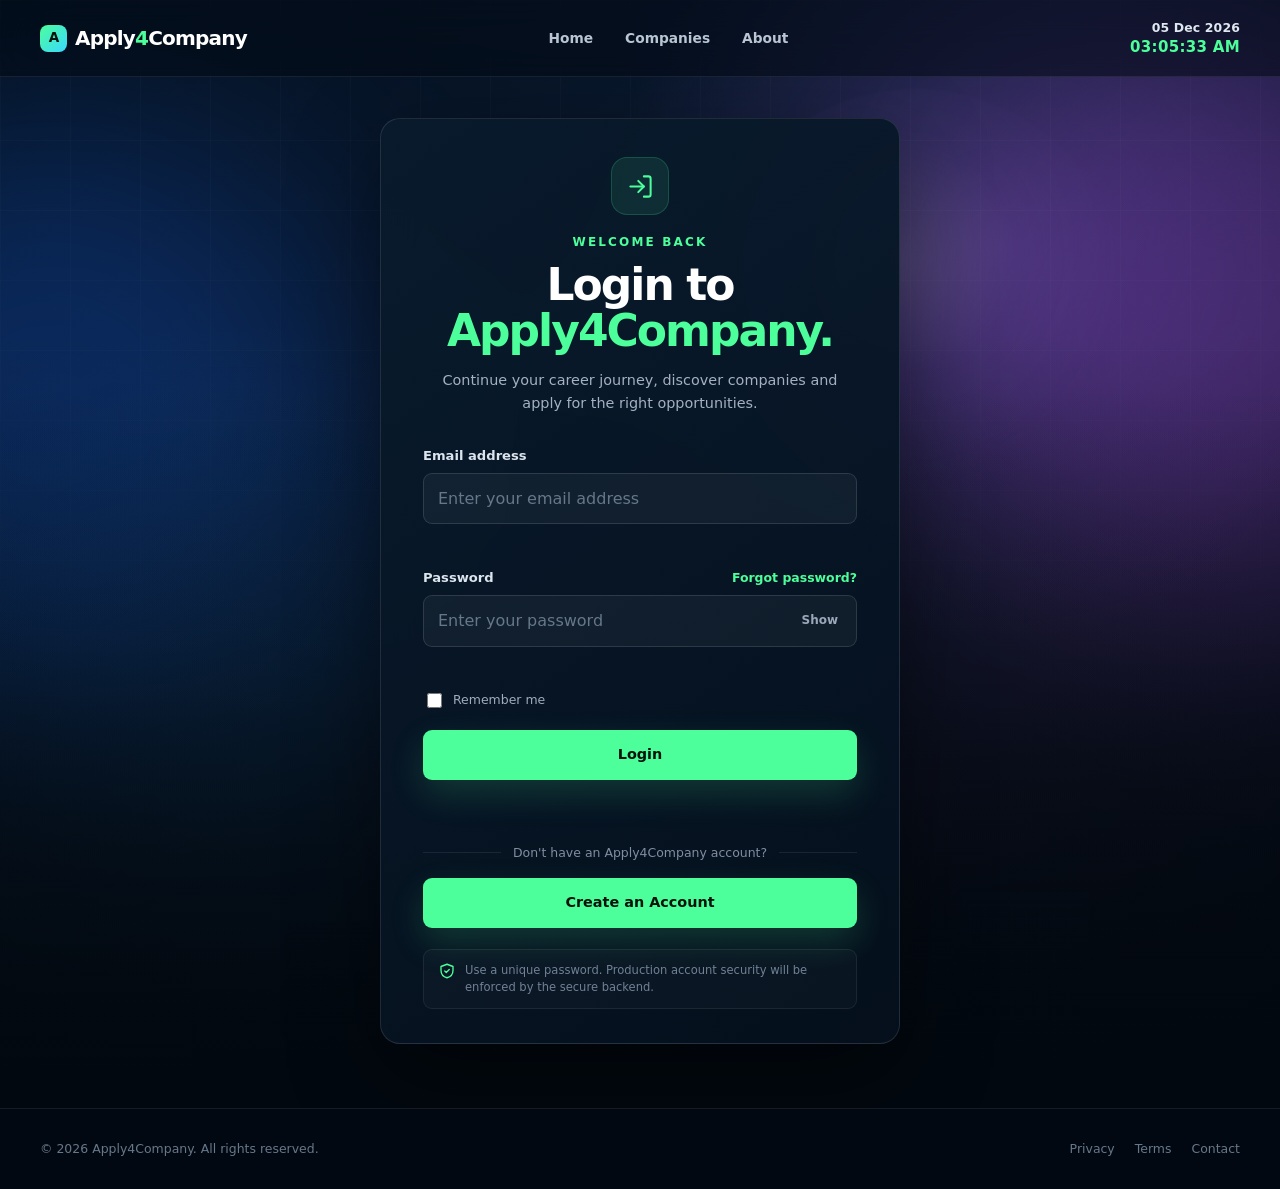
<file: login.html>
<!DOCTYPE html>
<html lang="en" >
<head>
    <meta charset="UTF-8">
    <meta name="viewport" content="width=device-width, initial-scale=1.0">
    <meta name="description" content="Sign in to Apply4Company and continue your career journey.">
    <meta name="robots" content="noindex, nofollow">
    <meta name="theme-color" content="#030a14">
    <title>Apply4Company | Login</title>
    <link rel="stylesheet" href="css/styles.css">
    <script src="js/app.js" defer></script>
</head>
<body>
    <header class="site-header">
        <div class="container header-container">
            <a href="index.html" class="brand" aria-label="Apply4Company Home">
                <span class="brand-icon">A</span>
                <span class="brand-name">Apply<span>4</span>Company</span>
            </a>

            <nav class="main-navigation" id="main-navigation" aria-label="Main navigation">
                <a href="index.html">Home</a>
                <a href="companies.html">Companies</a>
                <a href="about.html">About</a>
            </nav>

            <div class="header-clock" aria-label="Current India date and time">
                <span class="clock-date" id="ist-date">08 Sep 2026</span>
                <span class="clock-time" id="ist-time">12:17:00 AM</span>
            </div>

            <button class="menu-toggle" type="button"
                    aria-label="Open navigation menu"
                    aria-expanded="false"
                    aria-controls="main-navigation">
                <span></span><span></span><span></span>
            </button>
        </div>
    </header>

    <main id="main-content">
        <section class="auth-page" aria-labelledby="login-title">
            <div class="hero-background" aria-hidden="true">
                <div class="background-glow glow-blue"></div>
                <div class="background-glow glow-purple"></div>
                <div class="background-grid"></div>
                <div class="moon"></div>
                <div class="city">
                    <div class="building building-1"></div>
                    <div class="building building-2"></div>
                    <div class="building building-3"></div>
                    <div class="building building-4"></div>
                    <div class="building building-5"></div>
                    <div class="building building-6"></div>
                    <div class="building building-7"></div>
                    <div class="building building-8"></div>
                </div>
            </div>

            <div class="container auth-container">
                <div class="auth-card">
                    <div class="auth-header">
                        <div class="auth-icon" aria-hidden="true">
                            <svg viewBox="0 0 24 24">
                                <path d="M15 3h4a2 2 0 0 1 2 2v14a2 2 0 0 1-2 2h-4"/>
                                <path d="M10 17l5-5-5-5"/>
                                <path d="M15 12H3"/>
                            </svg>
                        </div>

                        <p class="section-label">WELCOME BACK</p>
                        <h1 id="login-title">Login to <span>Apply4Company.</span></h1>
                        <p class="auth-description">
                            Continue your career journey, discover companies and apply for the right opportunities.
                        </p>
                    </div>

                    <form id="login-form" class="auth-form" method="post" novalidate>
                        <div class="form-field">
                            <label for="email">Email address</label>
                            <input id="email" name="email" type="email"
                                   inputmode="email" autocomplete="username"
                                   placeholder="Enter your email address"
                                   required aria-describedby="email-error">
                            <p id="email-error" class="field-error" role="alert"></p>
                        </div>

                        <div class="form-field">
                            <div class="field-label-row">
                                <label for="password">Password</label>
                                <a href="forgot-password.html" class="forgot-link">Forgot password?</a>
                            </div>

                            <div class="password-wrapper">
                                <input id="password" name="password" type="password"
                                       autocomplete="current-password"
                                       placeholder="Enter your password"
                                       required aria-describedby="password-error">
                                <button type="button" id="password-toggle"
                                        class="password-toggle"
                                        aria-label="Show password"
                                        aria-pressed="false">Show</button>
                            </div>
                            <p id="password-error" class="field-error" role="alert"></p>
                        </div>

                        <div class="form-options">
                            <label class="remember-me">
                                <input type="checkbox" id="remember-me" name="remember-me">
                                <span>Remember me</span>
                            </label>
                        </div>

                        <button type="submit" class="signin-button" id="login-button">
                            Login
                        </button>

                        <p id="form-message" class="form-message" role="status" aria-live="polite"></p>
                    </form>

                    <div class="auth-divider">
                        <span>Don't have an Apply4Company account?</span>
                    </div>

                    <a href="signup.html" class="signup-button">Create an Account</a>

                    <p class="security-note">
                        <svg viewBox="0 0 24 24" aria-hidden="true">
                            <path d="M12 3l8 3v5c0 5.2-3.4 8.9-8 10c-4.6-1.1-8-4.8-8-10V6l8-3z"/>
                            <path d="M9 12l2 2 4-4"/>
                        </svg>
                        Use a unique password. Production account security will be enforced by the secure backend.
                    </p>
                </div>
            </div>
        </section>
    </main>

    <footer class="site-footer">
        <div class="container footer-container">
            <p>© 2026 Apply4Company. All rights reserved.</p>
            <div class="footer-links">
                <a href="privacy.html">Privacy</a>
                <a href="terms.html">Terms</a>
                <a href="contact.html">Contact</a>
            </div>
        </div>
    </footer>
</body>
</html>
</file>
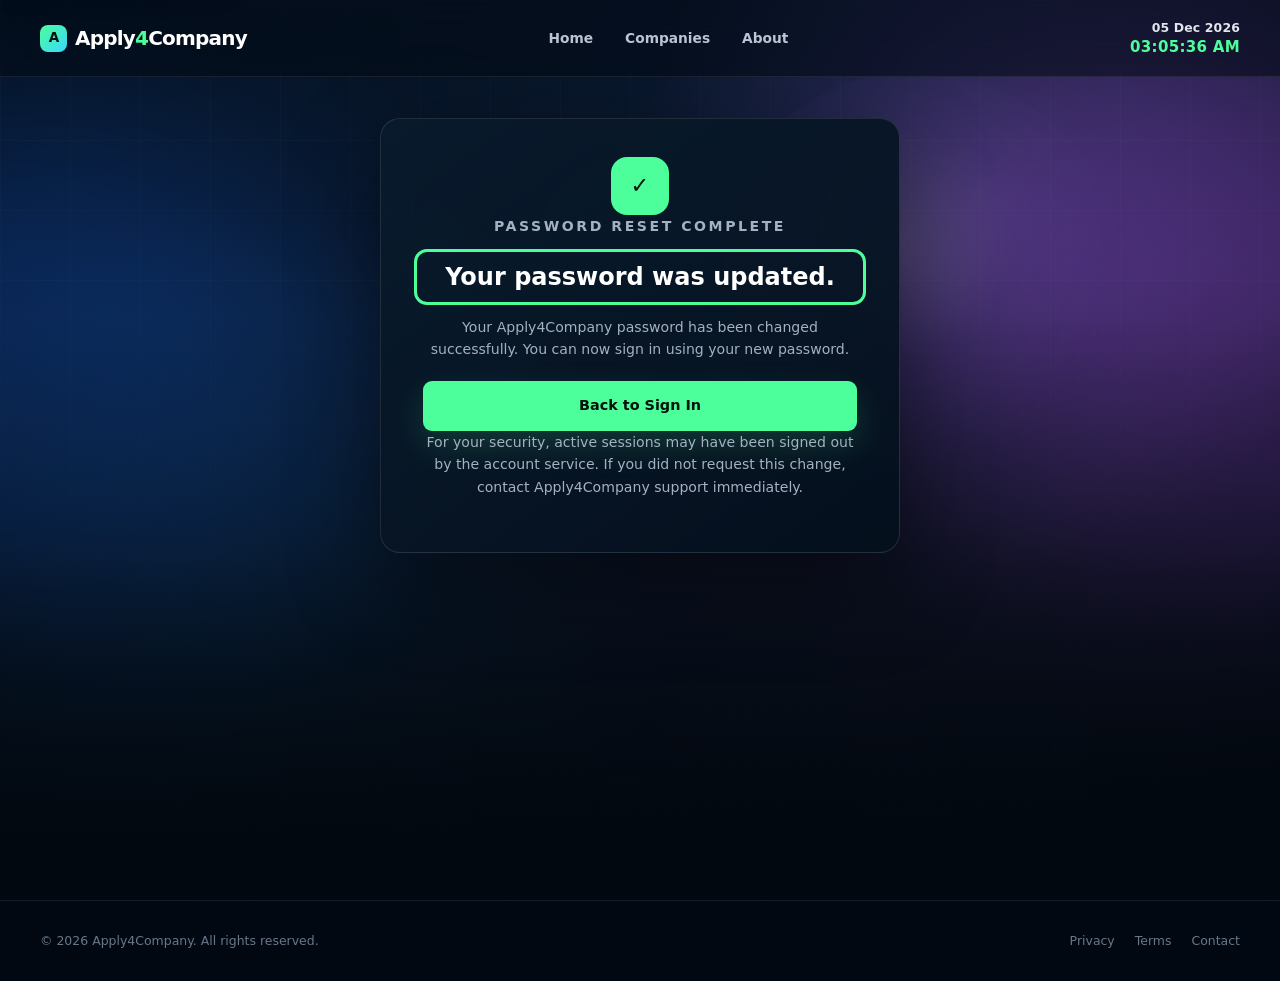
<file: password-reset-success.html>
<!DOCTYPE html>
<html lang="en">
<head>
    <meta charset="UTF-8">
    <meta name="viewport" content="width=device-width, initial-scale=1.0">
    <meta name="description" content="Your Apply4Company password has been reset successfully.">
    <meta name="robots" content="noindex, nofollow">
    <meta name="theme-color" content="#030a14">
    <title>Apply4Company | Password Reset Successful</title>
    <link rel="stylesheet" href="css/styles.css">
    <script src="js/app.js" defer></script>
</head>
<body>
<a class="skip-link" href="#main-content">Skip to main content</a>
<header class="site-header">
    <div class="container header-container">
        <a href="index.html" class="brand" aria-label="Apply4Company Home">
            <span class="brand-icon">A</span>
            <span class="brand-name">Apply<span>4</span>Company</span>
        </a>
        <nav class="main-navigation" id="main-navigation" aria-label="Main navigation">
            <a href="index.html">Home</a>
            <a href="companies.html">Companies</a>
            <a href="about.html">About</a>
        </nav>
        <div class="header-clock" aria-label="Current India date and time">
            <span class="clock-date" id="ist-date">08 Sep 2026</span>
            <span class="clock-time" id="ist-time">12:17:00 AM</span>
        </div>
        <button class="menu-toggle" type="button" aria-label="Open navigation menu" aria-expanded="false" aria-controls="main-navigation">
            <span></span><span></span><span></span>
        </button>
    </div>
</header>

<main id="main-content">
    <section class="auth-page" aria-labelledby="password-reset-success-title">
        <div class="hero-background" aria-hidden="true">
            <div class="background-glow glow-blue"></div>
            <div class="background-glow glow-purple"></div>
            <div class="background-grid"></div>
            <div class="moon"></div>
            <div class="city">
                <div class="building building-1"></div>
                <div class="building building-2"></div>
                <div class="building building-3"></div>
                <div class="building building-4"></div>
                <div class="building building-5"></div>
                <div class="building building-6"></div>
                <div class="building building-7"></div>
                <div class="building building-8"></div>
            </div>
        </div>

        <div class="container auth-container">
            <div class="auth-card reset-card reset-success-page-card" id="password-reset-success-page">
                <div class="reset-success" aria-labelledby="password-reset-success-title">
                    <div class="auth-icon reset-success-icon" aria-hidden="true">✓</div>
                    <p class="section-label">PASSWORD RESET COMPLETE</p>
                    <h1 id="password-reset-success-title" tabindex="-1">Your password was <span>updated.</span></h1>
                    <p>Your Apply4Company password has been changed successfully. You can now sign in using your new password.</p>
                    <a href="login.html" class="signup-button">Back to Sign In</a>
                    <p class="password-rules">For your security, active sessions may have been signed out by the account service. If you did not request this change, contact Apply4Company support immediately.</p>
                </div>
            </div>
        </div>
    </section>
</main>

<footer class="site-footer">
    <div class="container footer-container">
        <p>© 2026 Apply4Company. All rights reserved.</p>
        <div class="footer-links">
            <a href="privacy.html">Privacy</a>
            <a href="terms.html">Terms</a>
            <a href="contact.html">Contact</a>
        </div>
    </div>
</footer>
</body>
</html>
</file>
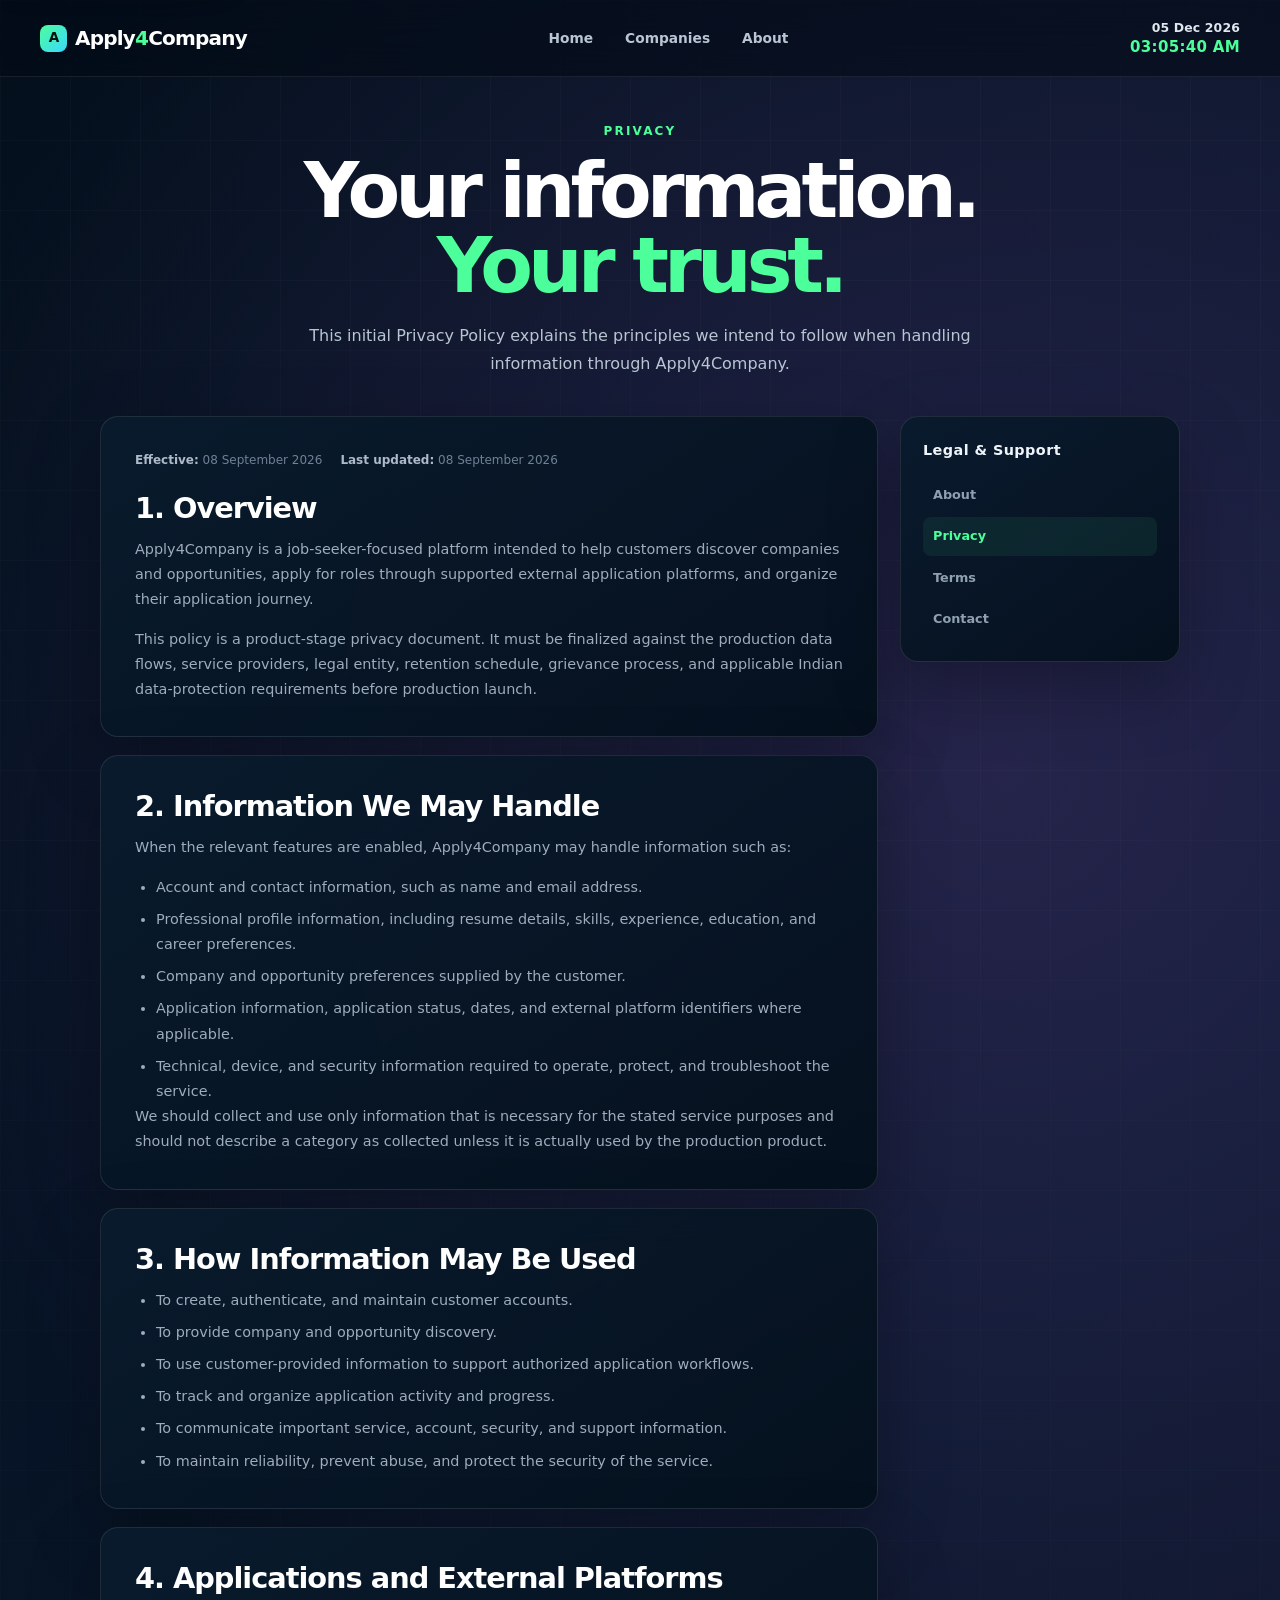
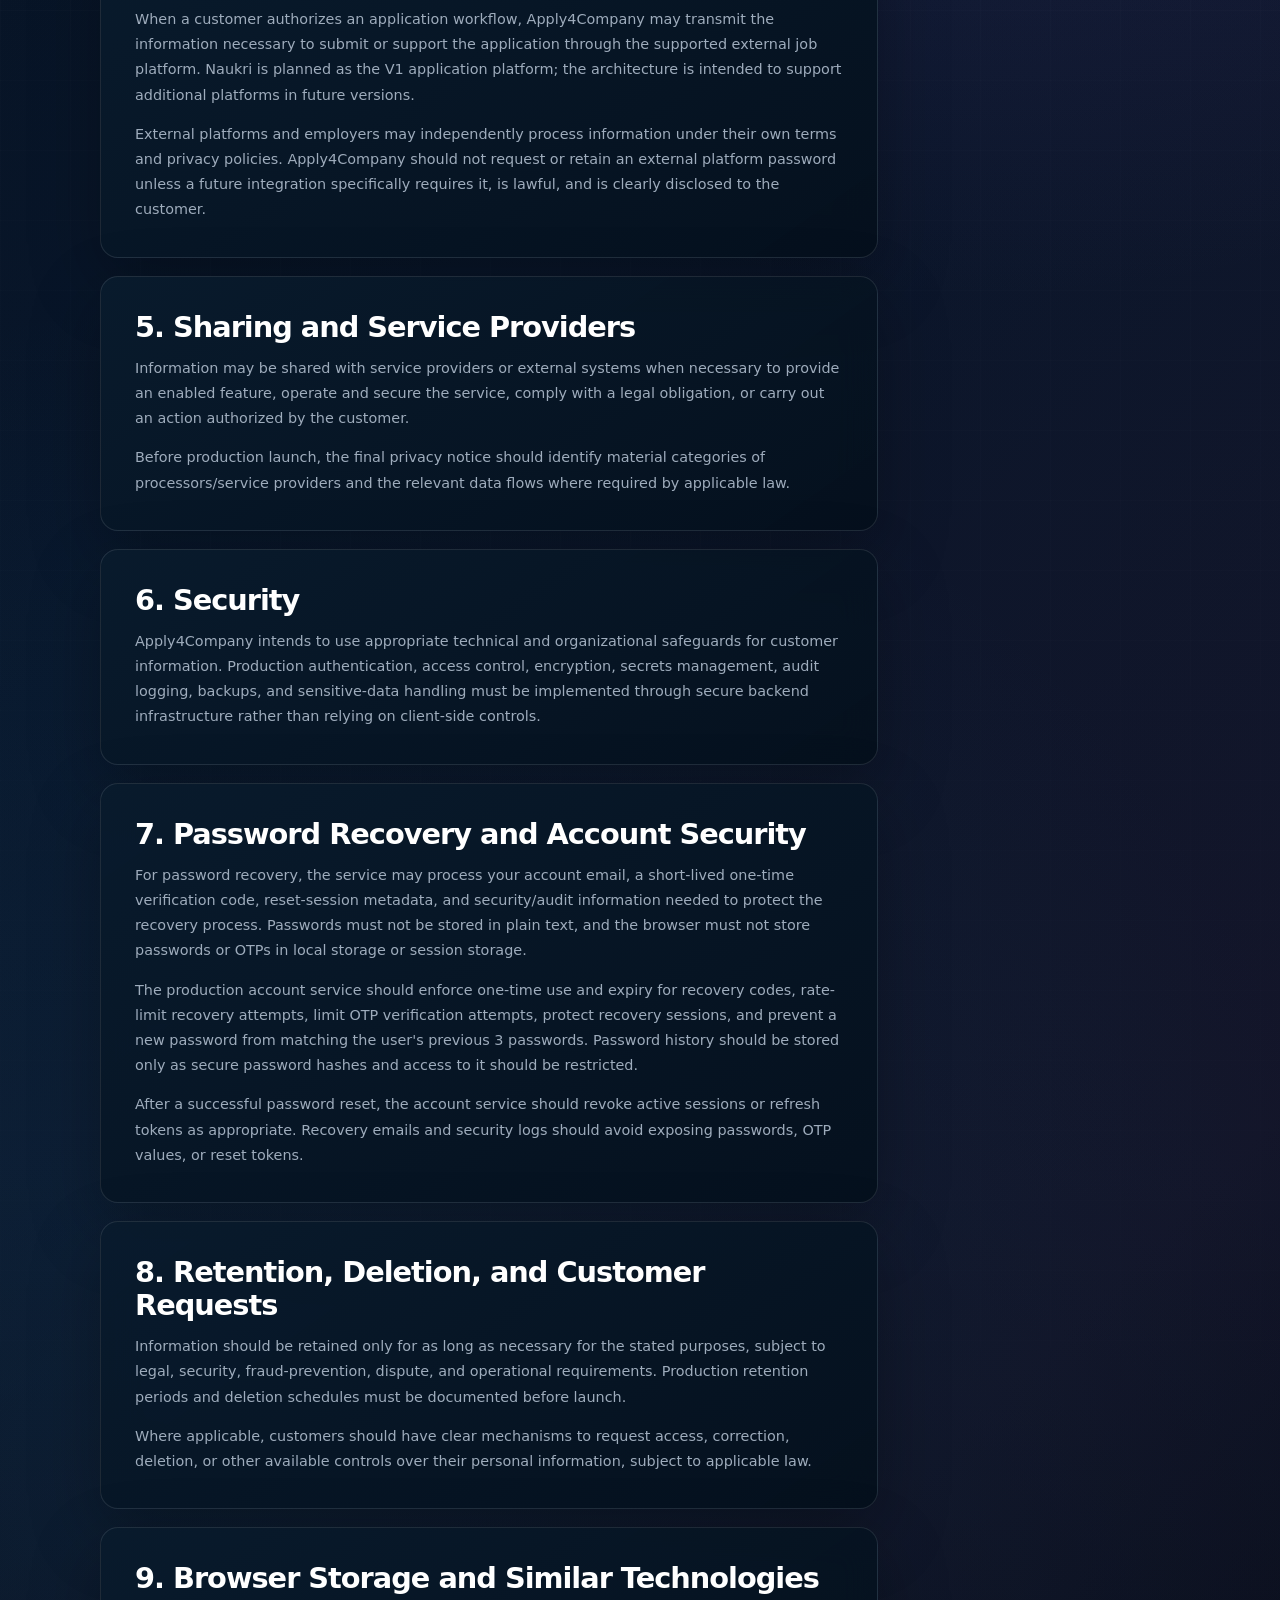
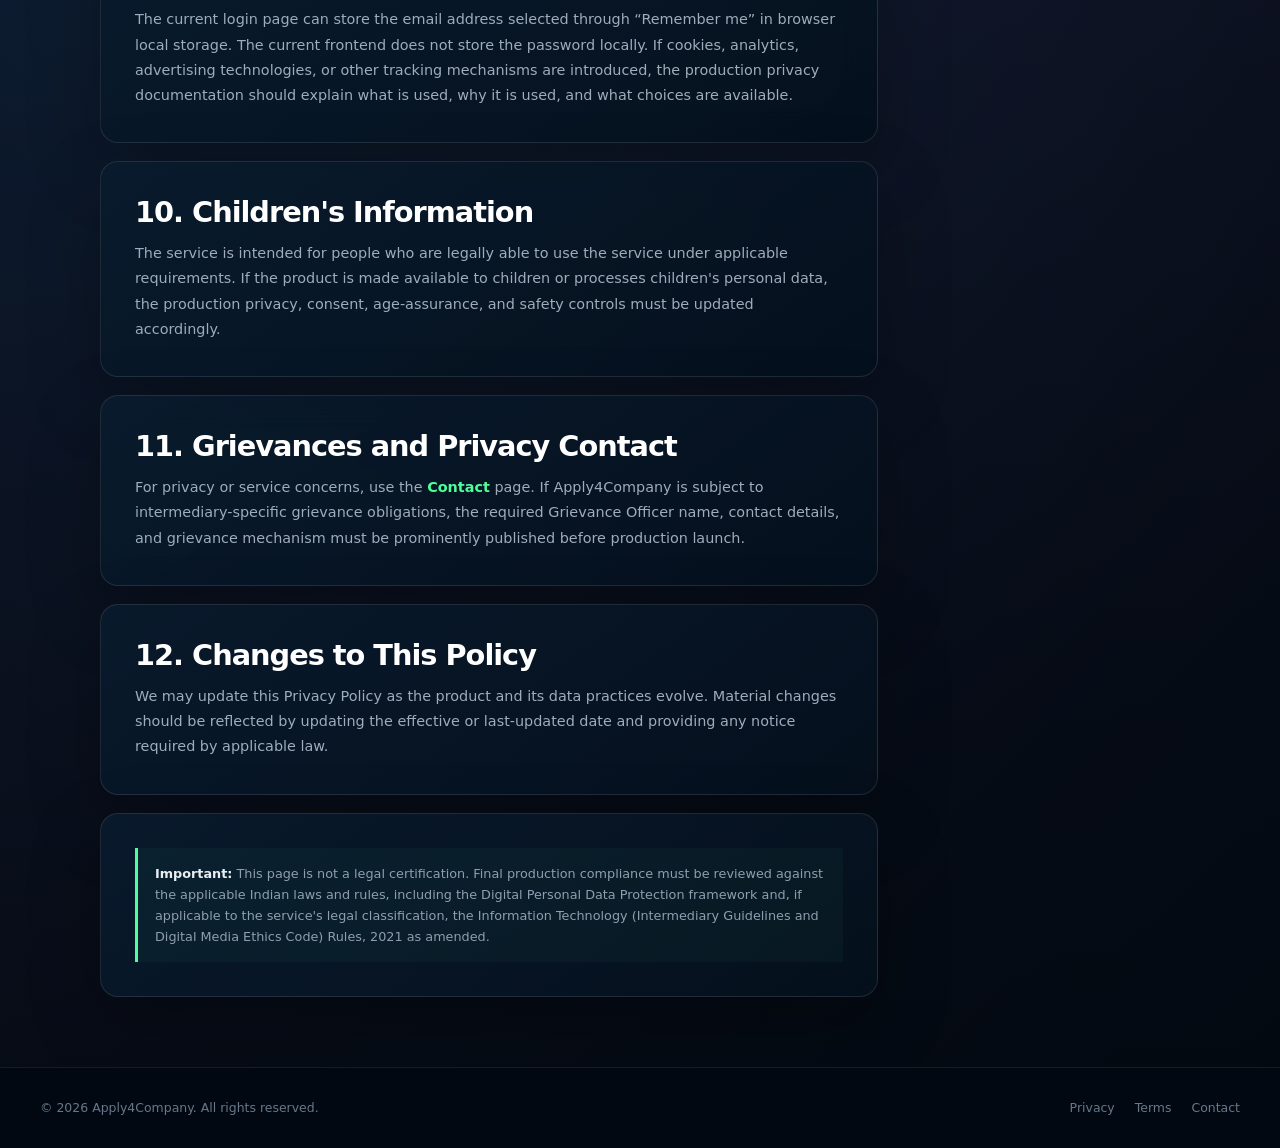
<file: privacy.html>
<!DOCTYPE html>
<html lang="en">
<head>
<meta charset="UTF-8">
<meta name="viewport" content="width=device-width, initial-scale=1.0">
<meta name="description" content="Apply4Company Privacy Policy and information-handling principles.">
<meta name="robots" content="index, follow">
<meta name="theme-color" content="#061426">
<title>Apply4Company | Privacy</title>
<link rel="stylesheet" href="css/styles.css">
<script src="js/app.js" defer></script>
</head>
<body>
<a class="skip-link" href="#main-content">Skip to main content</a>

<header class="site-header">
  <div class="container header-container">
    <a href="index.html" class="brand" aria-label="Apply4Company Home">
      <span class="brand-icon">A</span>
      <span class="brand-name">Apply<span>4</span>Company</span>
    </a>
    <nav class="main-navigation" id="main-navigation" aria-label="Main navigation">
      <a href="index.html">Home</a>
      <a href="companies.html">Companies</a>
      <a href="about.html" >About</a>
    </nav>
    <div class="header-clock" aria-label="Current India date and time">
      <span class="clock-date" id="ist-date">08 Sep 2026</span>
      <span class="clock-time" id="ist-time">12:17:00 AM</span>
    </div>
    <button class="menu-toggle" type="button" aria-label="Open navigation menu"
            aria-expanded="false" aria-controls="main-navigation">
      <span></span><span></span><span></span>
    </button>
  </div>
</header>


<main id="main-content" class="info-page">
  <div class="info-container">
    <header class="info-hero">
      <p class="section-label">PRIVACY</p>
      <h1>Your information. <span>Your trust.</span></h1>
      <p>This initial Privacy Policy explains the principles we intend to follow when handling information through Apply4Company.</p>
    </header>

    <div class="info-layout">
      <article class="info-content">
        <section class="info-card">
          <div class="info-meta">
            <span><strong>Effective:</strong> 08 September 2026</span>
            <span><strong>Last updated:</strong> 08 September 2026</span>
          </div>
          <h2>1. Overview</h2>
          <p>Apply4Company is a job-seeker-focused platform intended to help customers discover companies and opportunities, apply for roles through supported external application platforms, and organize their application journey.</p>
          <p>This policy is a product-stage privacy document. It must be finalized against the production data flows, service providers, legal entity, retention schedule, grievance process, and applicable Indian data-protection requirements before production launch.</p>
        </section>

        <section class="info-card">
          <h2>2. Information We May Handle</h2>
          <p>When the relevant features are enabled, Apply4Company may handle information such as:</p>
          <ul>
            <li>Account and contact information, such as name and email address.</li>
            <li>Professional profile information, including resume details, skills, experience, education, and career preferences.</li>
            <li>Company and opportunity preferences supplied by the customer.</li>
            <li>Application information, application status, dates, and external platform identifiers where applicable.</li>
            <li>Technical, device, and security information required to operate, protect, and troubleshoot the service.</li>
          </ul>
          <p>We should collect and use only information that is necessary for the stated service purposes and should not describe a category as collected unless it is actually used by the production product.</p>
        </section>

        <section class="info-card">
          <h2>3. How Information May Be Used</h2>
          <ul>
            <li>To create, authenticate, and maintain customer accounts.</li>
            <li>To provide company and opportunity discovery.</li>
            <li>To use customer-provided information to support authorized application workflows.</li>
            <li>To track and organize application activity and progress.</li>
            <li>To communicate important service, account, security, and support information.</li>
            <li>To maintain reliability, prevent abuse, and protect the security of the service.</li>
          </ul>
        </section>

        <section class="info-card">
          <h2>4. Applications and External Platforms</h2>
          <p>When a customer authorizes an application workflow, Apply4Company may transmit the information necessary to submit or support the application through the supported external job platform. Naukri is planned as the V1 application platform; the architecture is intended to support additional platforms in future versions.</p>
          <p>External platforms and employers may independently process information under their own terms and privacy policies. Apply4Company should not request or retain an external platform password unless a future integration specifically requires it, is lawful, and is clearly disclosed to the customer.</p>
        </section>

        <section class="info-card">
          <h2>5. Sharing and Service Providers</h2>
          <p>Information may be shared with service providers or external systems when necessary to provide an enabled feature, operate and secure the service, comply with a legal obligation, or carry out an action authorized by the customer.</p>
          <p>Before production launch, the final privacy notice should identify material categories of processors/service providers and the relevant data flows where required by applicable law.</p>
        </section>

        <section class="info-card">
          <h2>6. Security</h2>
          <p>Apply4Company intends to use appropriate technical and organizational safeguards for customer information. Production authentication, access control, encryption, secrets management, audit logging, backups, and sensitive-data handling must be implemented through secure backend infrastructure rather than relying on client-side controls.</p>
        </section>

        <section class="info-card">
          <h2>7. Password Recovery and Account Security</h2>
          <p>For password recovery, the service may process your account email, a short-lived one-time verification code, reset-session metadata, and security/audit information needed to protect the recovery process. Passwords must not be stored in plain text, and the browser must not store passwords or OTPs in local storage or session storage.</p>
          <p>The production account service should enforce one-time use and expiry for recovery codes, rate-limit recovery attempts, limit OTP verification attempts, protect recovery sessions, and prevent a new password from matching the user's previous 3 passwords. Password history should be stored only as secure password hashes and access to it should be restricted.</p>
          <p>After a successful password reset, the account service should revoke active sessions or refresh tokens as appropriate. Recovery emails and security logs should avoid exposing passwords, OTP values, or reset tokens.</p>
        </section>

        <section class="info-card">
          <h2>8. Retention, Deletion, and Customer Requests</h2>
          <p>Information should be retained only for as long as necessary for the stated purposes, subject to legal, security, fraud-prevention, dispute, and operational requirements. Production retention periods and deletion schedules must be documented before launch.</p>
          <p>Where applicable, customers should have clear mechanisms to request access, correction, deletion, or other available controls over their personal information, subject to applicable law.</p>
        </section>

        <section class="info-card">
          <h2>9. Browser Storage and Similar Technologies</h2>
          <p>The current login page can store the email address selected through “Remember me” in browser local storage. The current frontend does not store the password locally. If cookies, analytics, advertising technologies, or other tracking mechanisms are introduced, the production privacy documentation should explain what is used, why it is used, and what choices are available.</p>
        </section>

        <section class="info-card">
          <h2>10. Children's Information</h2>
          <p>The service is intended for people who are legally able to use the service under applicable requirements. If the product is made available to children or processes children's personal data, the production privacy, consent, age-assurance, and safety controls must be updated accordingly.</p>
        </section>

        <section class="info-card">
          <h2>11. Grievances and Privacy Contact</h2>
          <p>For privacy or service concerns, use the <a href="contact.html">Contact</a> page. If Apply4Company is subject to intermediary-specific grievance obligations, the required Grievance Officer name, contact details, and grievance mechanism must be prominently published before production launch.</p>
        </section>

        <section class="info-card">
          <h2>12. Changes to This Policy</h2>
          <p>We may update this Privacy Policy as the product and its data practices evolve. Material changes should be reflected by updating the effective or last-updated date and providing any notice required by applicable law.</p>
        </section>

        <section class="info-card">
          <div class="legal-notice"><strong>Important:</strong> This page is not a legal certification. Final production compliance must be reviewed against the applicable Indian laws and rules, including the Digital Personal Data Protection framework and, if applicable to the service's legal classification, the Information Technology (Intermediary Guidelines and Digital Media Ethics Code) Rules, 2021 as amended.</div>
        </section>
      </article>

      <aside class="info-sidebar" aria-label="Privacy navigation">
        <h2>Legal & Support</h2>
        <nav>
          <a href="about.html">About</a>
          <a href="privacy.html" aria-current="page">Privacy</a>
          <a href="terms.html">Terms</a>
          <a href="contact.html">Contact</a>
        </nav>
      </aside>
    </div>
  </div>
</main>


<footer class="site-footer">
  <div class="container footer-container">
    <p>© 2026 Apply4Company. All rights reserved.</p>
    <div class="footer-links">
      <a href="privacy.html">Privacy</a>
      <a href="terms.html">Terms</a>
      <a href="contact.html">Contact</a>
    </div>
  </div>
</footer>

</body>
</html>
</file>
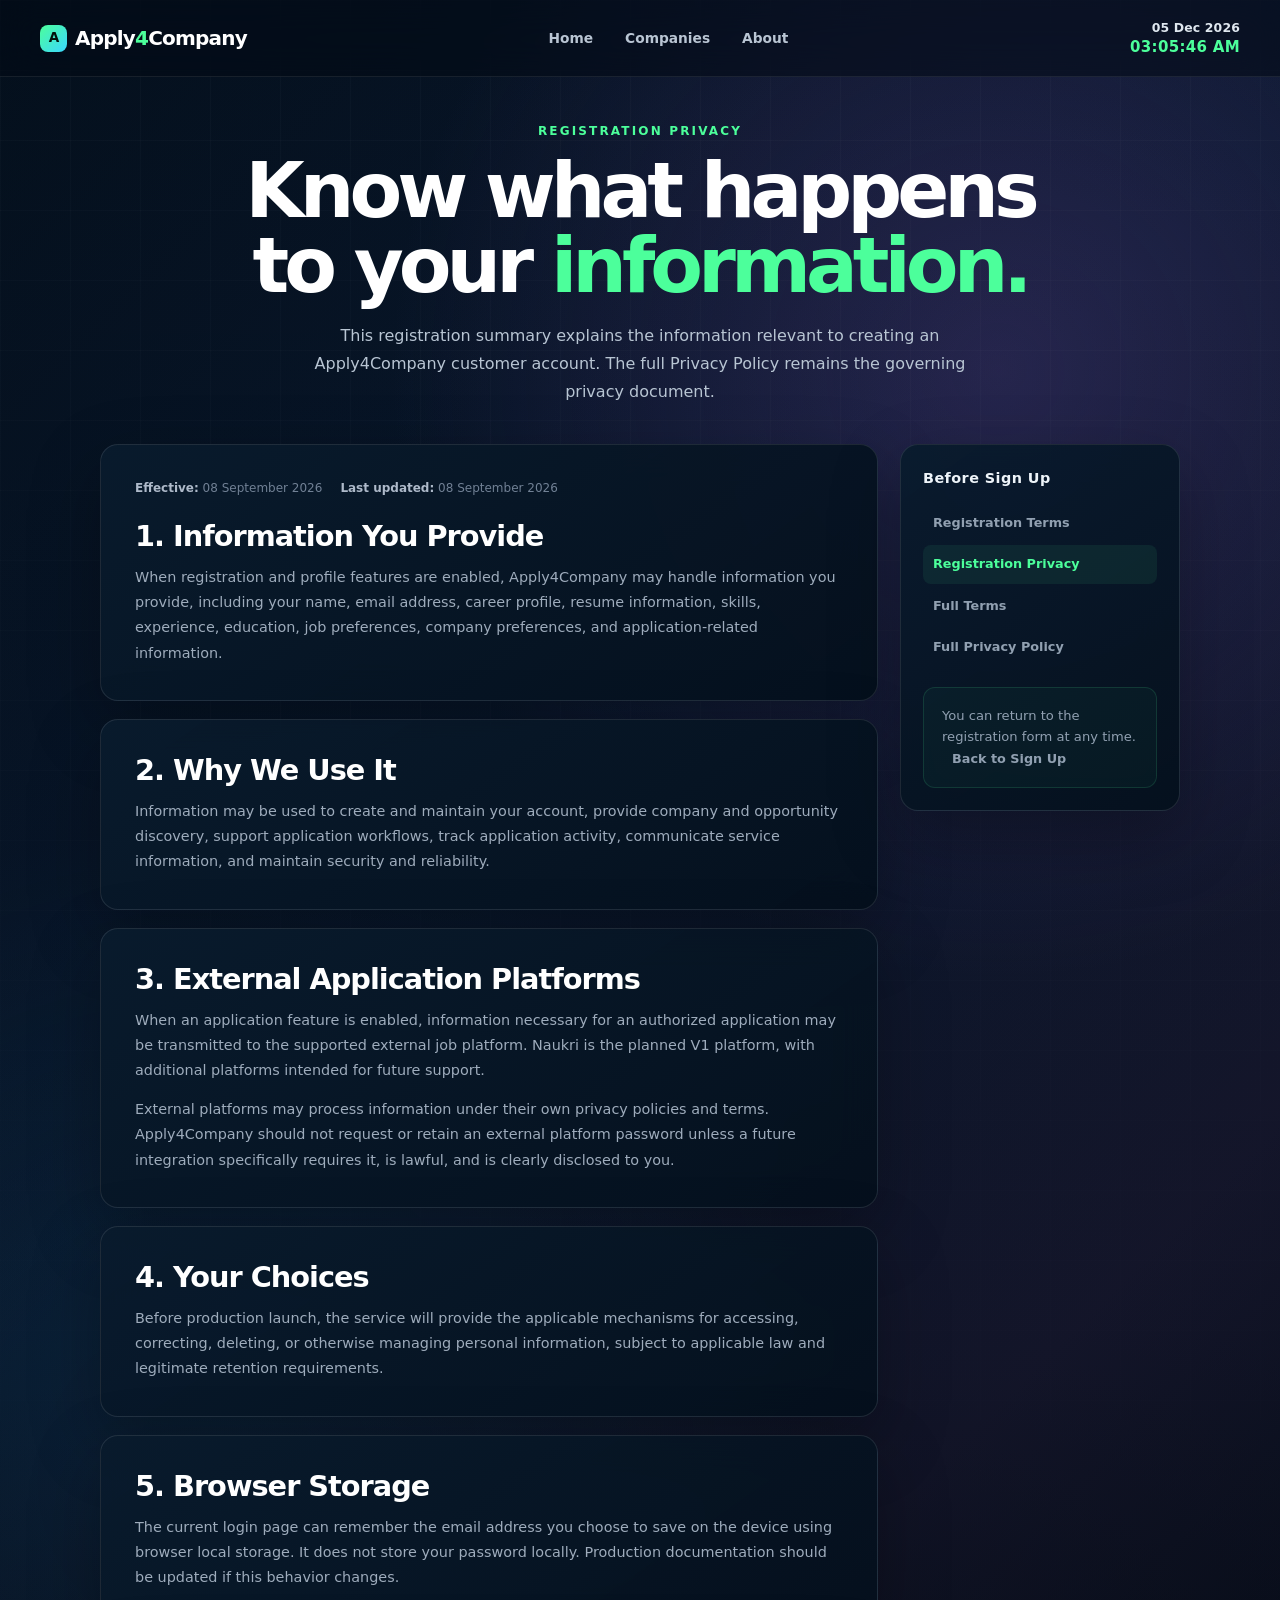
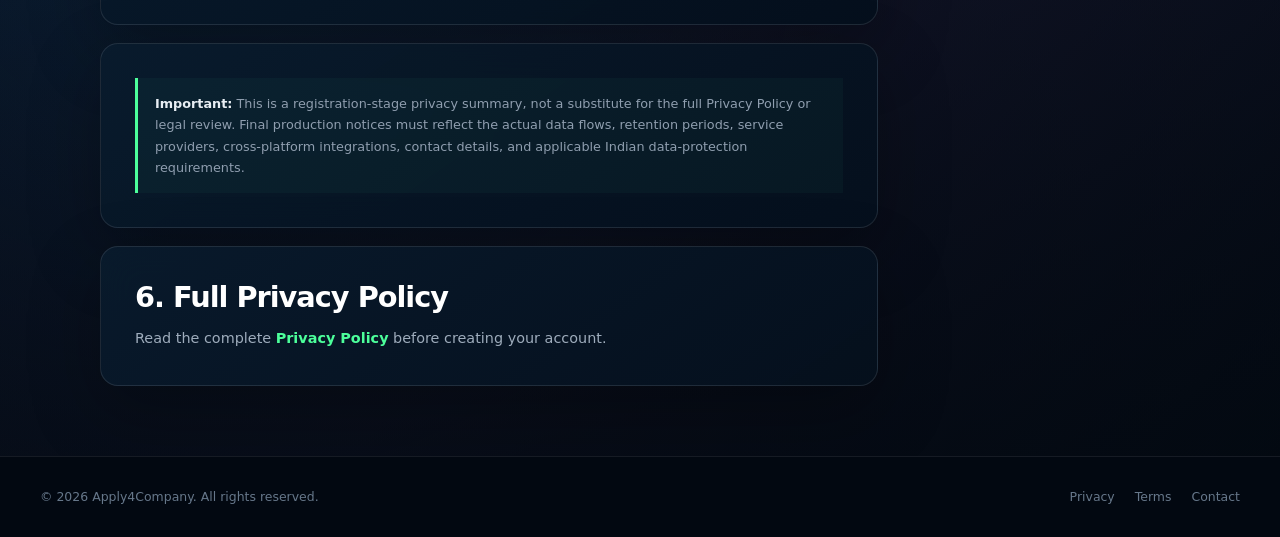
<file: signup-privacy.html>
<!DOCTYPE html>
<html lang="en">
<head>
<meta charset="UTF-8">
<meta name="viewport" content="width=device-width, initial-scale=1.0">
<meta name="description" content="Registration Privacy Policy for Apply4Company.">
<meta name="robots" content="noindex, nofollow">
<meta name="theme-color" content="#061426">
<title>Apply4Company | Registration Privacy</title>
<link rel="stylesheet" href="css/styles.css">
<script src="js/app.js" defer></script>
</head>
<body>
<header class="site-header">
  <div class="container header-container">
    <a href="index.html" class="brand" aria-label="Apply4Company Home">
      <span class="brand-icon">A</span>
      <span class="brand-name">Apply<span>4</span>Company</span>
    </a>
    <nav class="main-navigation" id="main-navigation" aria-label="Main navigation">
      <a href="index.html">Home</a>
      <a href="companies.html">Companies</a>
      <a href="about.html">About</a>
    </nav>
    <div class="header-clock" aria-label="Current India date and time">
      <span class="clock-date" id="ist-date">08 Sep 2026</span>
      <span class="clock-time" id="ist-time">12:17:00 AM</span>
    </div>
    <button class="menu-toggle" type="button" aria-label="Open navigation menu"
            aria-expanded="false" aria-controls="main-navigation">
      <span></span><span></span><span></span>
    </button>
  </div>
</header>

<main class="info-page">
  <div class="info-container">
    <header class="info-hero">
      <p class="section-label">REGISTRATION PRIVACY</p>
      <h1>Know what happens to your <span>information.</span></h1>
      <p>This registration summary explains the information relevant to creating an Apply4Company customer account. The full Privacy Policy remains the governing privacy document.</p>
    </header>

    <div class="info-layout">
      <article class="info-content">
        <section class="info-card">
          <div class="info-meta">
            <span><strong>Effective:</strong> 08 September 2026</span>
            <span><strong>Last updated:</strong> 08 September 2026</span>
          </div>
          <h2>1. Information You Provide</h2>
          <p>When registration and profile features are enabled, Apply4Company may handle information you provide, including your name, email address, career profile, resume information, skills, experience, education, job preferences, company preferences, and application-related information.</p>
        </section>

        <section class="info-card">
          <h2>2. Why We Use It</h2>
          <p>Information may be used to create and maintain your account, provide company and opportunity discovery, support application workflows, track application activity, communicate service information, and maintain security and reliability.</p>
        </section>

        <section class="info-card">
          <h2>3. External Application Platforms</h2>
          <p>When an application feature is enabled, information necessary for an authorized application may be transmitted to the supported external job platform. Naukri is the planned V1 platform, with additional platforms intended for future support.</p>
          <p>External platforms may process information under their own privacy policies and terms. Apply4Company should not request or retain an external platform password unless a future integration specifically requires it, is lawful, and is clearly disclosed to you.</p>
        </section>

        <section class="info-card">
          <h2>4. Your Choices</h2>
          <p>Before production launch, the service will provide the applicable mechanisms for accessing, correcting, deleting, or otherwise managing personal information, subject to applicable law and legitimate retention requirements.</p>
        </section>

        <section class="info-card">
          <h2>5. Browser Storage</h2>
          <p>The current login page can remember the email address you choose to save on the device using browser local storage. It does not store your password locally. Production documentation should be updated if this behavior changes.</p>
        </section>

        <section class="info-card">
          <div class="legal-notice"><strong>Important:</strong> This is a registration-stage privacy summary, not a substitute for the full Privacy Policy or legal review. Final production notices must reflect the actual data flows, retention periods, service providers, cross-platform integrations, contact details, and applicable Indian data-protection requirements.</div>
        </section>

        <section class="info-card">
          <h2>6. Full Privacy Policy</h2>
          <p>Read the complete <a href="privacy.html">Privacy Policy</a> before creating your account.</p>
        </section>
      </article>

      <aside class="info-sidebar" aria-label="Registration privacy navigation">
        <h2>Before Sign Up</h2>
        <nav>
          <a href="signup-terms.html">Registration Terms</a>
          <a href="signup-privacy.html" aria-current="page">Registration Privacy</a>
          <a href="terms.html">Full Terms</a>
          <a href="privacy.html">Full Privacy Policy</a>
        </nav>
        <div class="info-callout">
          <p>You can return to the registration form at any time.</p>
          <p><a href="signup.html">Back to Sign Up</a></p>
        </div>
      </aside>
    </div>
  </div>
</main>

<footer class="site-footer">
  <div class="container footer-container">
    <p>© 2026 Apply4Company. All rights reserved.</p>
    <div class="footer-links">
      <a href="privacy.html">Privacy</a>
      <a href="terms.html">Terms</a>
      <a href="contact.html">Contact</a>
    </div>
  </div>
</footer>
</body>
</html>
</file>
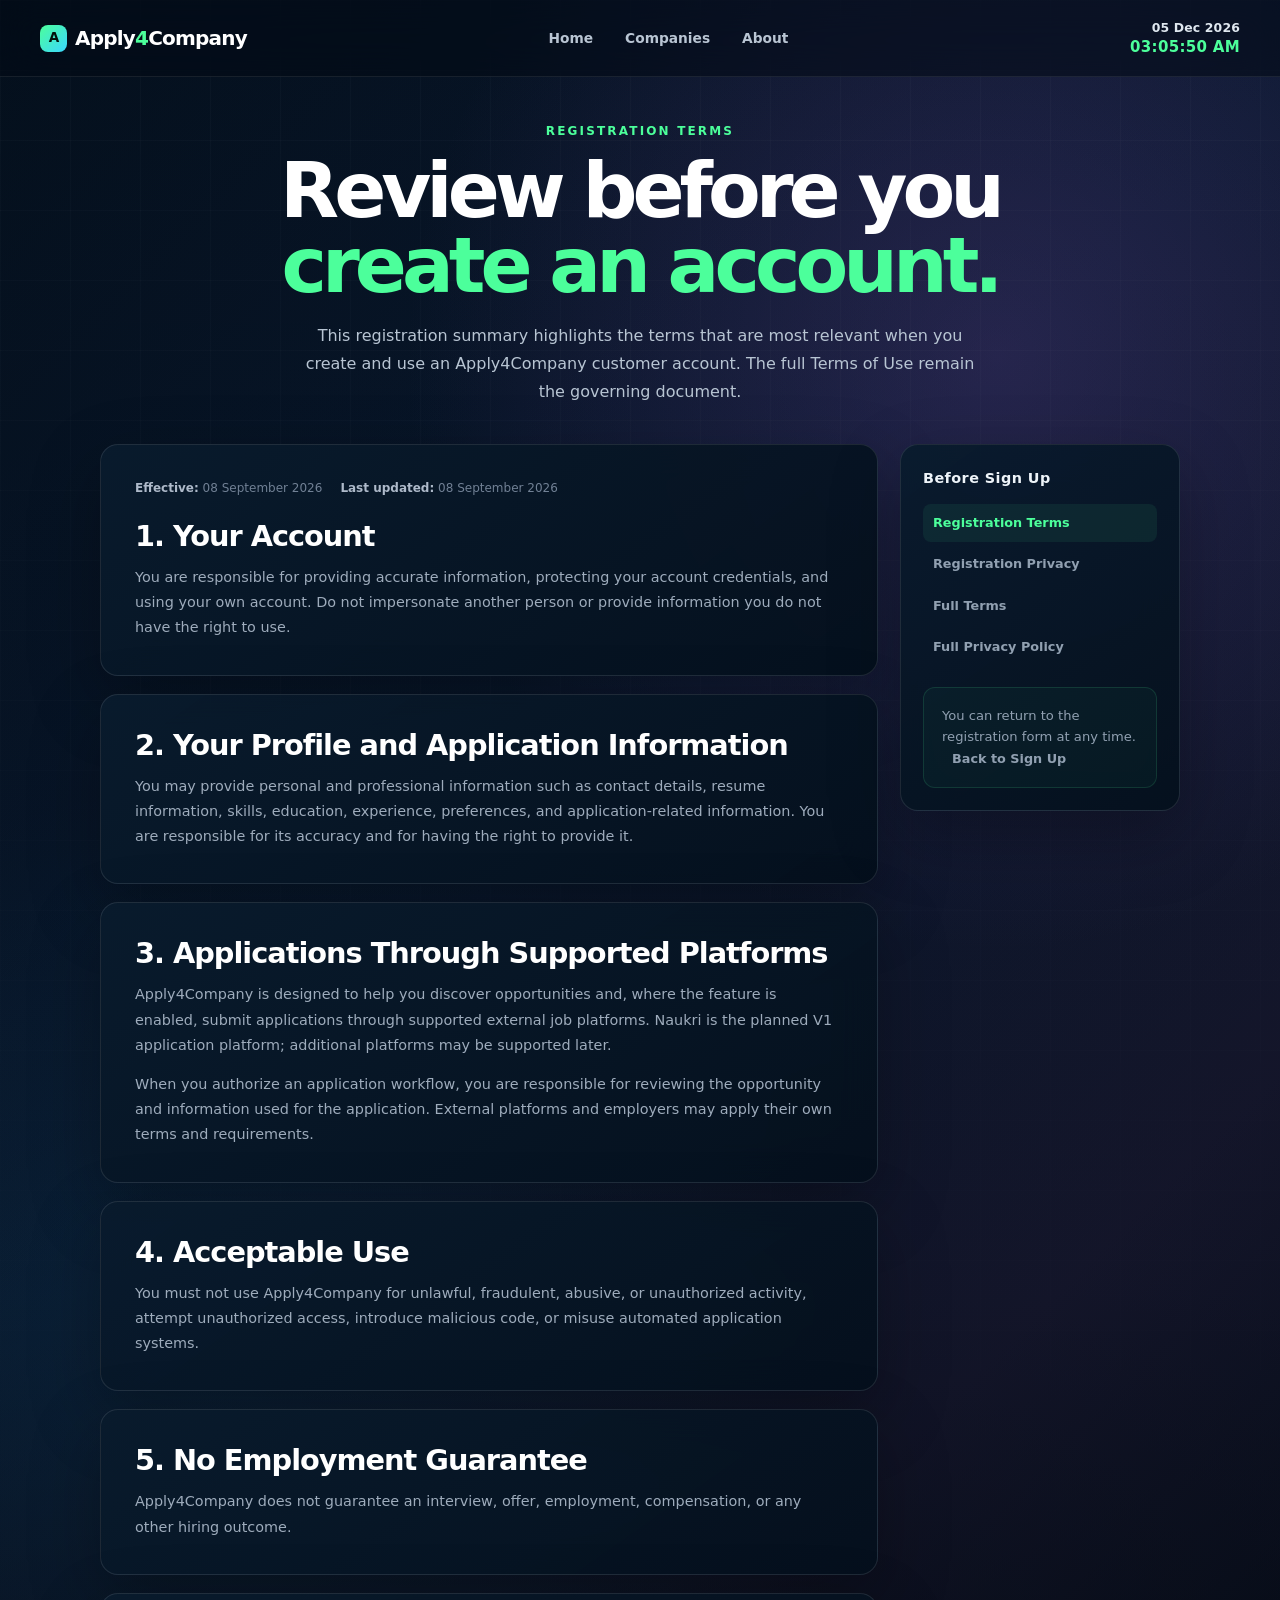
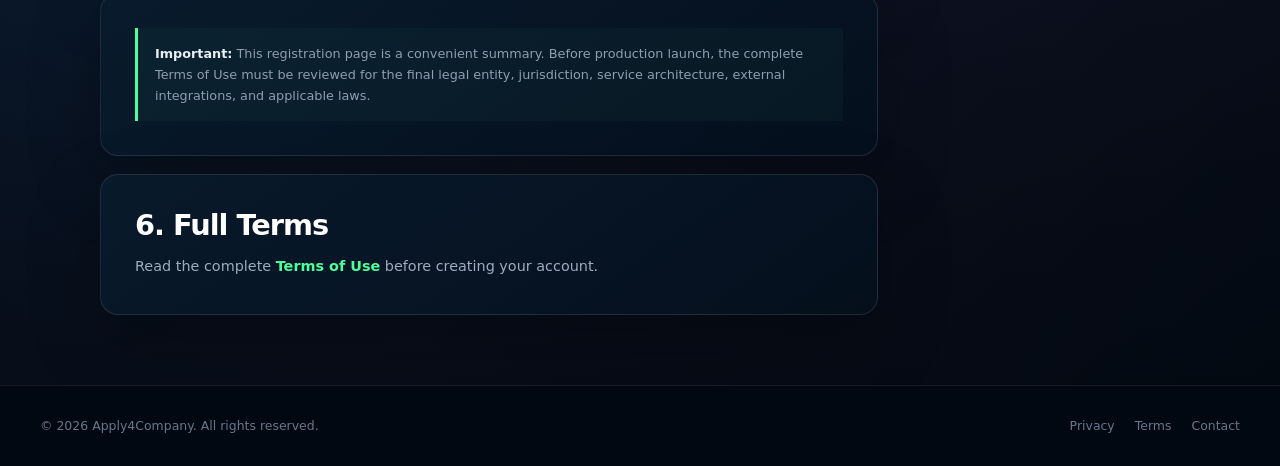
<file: signup-terms.html>
<!DOCTYPE html>
<html lang="en">
<head>
<meta charset="UTF-8">
<meta name="viewport" content="width=device-width, initial-scale=1.0">
<meta name="description" content="Registration Terms of Use for Apply4Company.">
<meta name="robots" content="noindex, nofollow">
<meta name="theme-color" content="#061426">
<title>Apply4Company | Registration Terms</title>
<link rel="stylesheet" href="css/styles.css">
<script src="js/app.js" defer></script>
</head>
<body>
<header class="site-header">
  <div class="container header-container">
    <a href="index.html" class="brand" aria-label="Apply4Company Home">
      <span class="brand-icon">A</span>
      <span class="brand-name">Apply<span>4</span>Company</span>
    </a>
    <nav class="main-navigation" id="main-navigation" aria-label="Main navigation">
      <a href="index.html">Home</a>
      <a href="companies.html">Companies</a>
      <a href="about.html">About</a>
    </nav>
    <div class="header-clock" aria-label="Current India date and time">
      <span class="clock-date" id="ist-date">08 Sep 2026</span>
      <span class="clock-time" id="ist-time">12:17:00 AM</span>
    </div>
    <button class="menu-toggle" type="button" aria-label="Open navigation menu"
            aria-expanded="false" aria-controls="main-navigation">
      <span></span><span></span><span></span>
    </button>
  </div>
</header>

<main class="info-page">
  <div class="info-container">
    <header class="info-hero">
      <p class="section-label">REGISTRATION TERMS</p>
      <h1>Review before you <span>create an account.</span></h1>
      <p>This registration summary highlights the terms that are most relevant when you create and use an Apply4Company customer account. The full Terms of Use remain the governing document.</p>
    </header>

    <div class="info-layout">
      <article class="info-content">
        <section class="info-card">
          <div class="info-meta">
            <span><strong>Effective:</strong> 08 September 2026</span>
            <span><strong>Last updated:</strong> 08 September 2026</span>
          </div>
          <h2>1. Your Account</h2>
          <p>You are responsible for providing accurate information, protecting your account credentials, and using your own account. Do not impersonate another person or provide information you do not have the right to use.</p>
        </section>

        <section class="info-card">
          <h2>2. Your Profile and Application Information</h2>
          <p>You may provide personal and professional information such as contact details, resume information, skills, education, experience, preferences, and application-related information. You are responsible for its accuracy and for having the right to provide it.</p>
        </section>

        <section class="info-card">
          <h2>3. Applications Through Supported Platforms</h2>
          <p>Apply4Company is designed to help you discover opportunities and, where the feature is enabled, submit applications through supported external job platforms. Naukri is the planned V1 application platform; additional platforms may be supported later.</p>
          <p>When you authorize an application workflow, you are responsible for reviewing the opportunity and information used for the application. External platforms and employers may apply their own terms and requirements.</p>
        </section>

        <section class="info-card">
          <h2>4. Acceptable Use</h2>
          <p>You must not use Apply4Company for unlawful, fraudulent, abusive, or unauthorized activity, attempt unauthorized access, introduce malicious code, or misuse automated application systems.</p>
        </section>

        <section class="info-card">
          <h2>5. No Employment Guarantee</h2>
          <p>Apply4Company does not guarantee an interview, offer, employment, compensation, or any other hiring outcome.</p>
        </section>

        <section class="info-card">
          <div class="legal-notice"><strong>Important:</strong> This registration page is a convenient summary. Before production launch, the complete Terms of Use must be reviewed for the final legal entity, jurisdiction, service architecture, external integrations, and applicable laws.</div>
        </section>

        <section class="info-card">
          <h2>6. Full Terms</h2>
          <p>Read the complete <a href="terms.html">Terms of Use</a> before creating your account.</p>
        </section>
      </article>

      <aside class="info-sidebar" aria-label="Registration legal navigation">
        <h2>Before Sign Up</h2>
        <nav>
          <a href="signup-terms.html" aria-current="page">Registration Terms</a>
          <a href="signup-privacy.html">Registration Privacy</a>
          <a href="terms.html">Full Terms</a>
          <a href="privacy.html">Full Privacy Policy</a>
        </nav>
        <div class="info-callout">
          <p>You can return to the registration form at any time.</p>
          <p><a href="signup.html">Back to Sign Up</a></p>
        </div>
      </aside>
    </div>
  </div>
</main>

<footer class="site-footer">
  <div class="container footer-container">
    <p>© 2026 Apply4Company. All rights reserved.</p>
    <div class="footer-links">
      <a href="privacy.html">Privacy</a>
      <a href="terms.html">Terms</a>
      <a href="contact.html">Contact</a>
    </div>
  </div>
</footer>
</body>
</html>
</file>
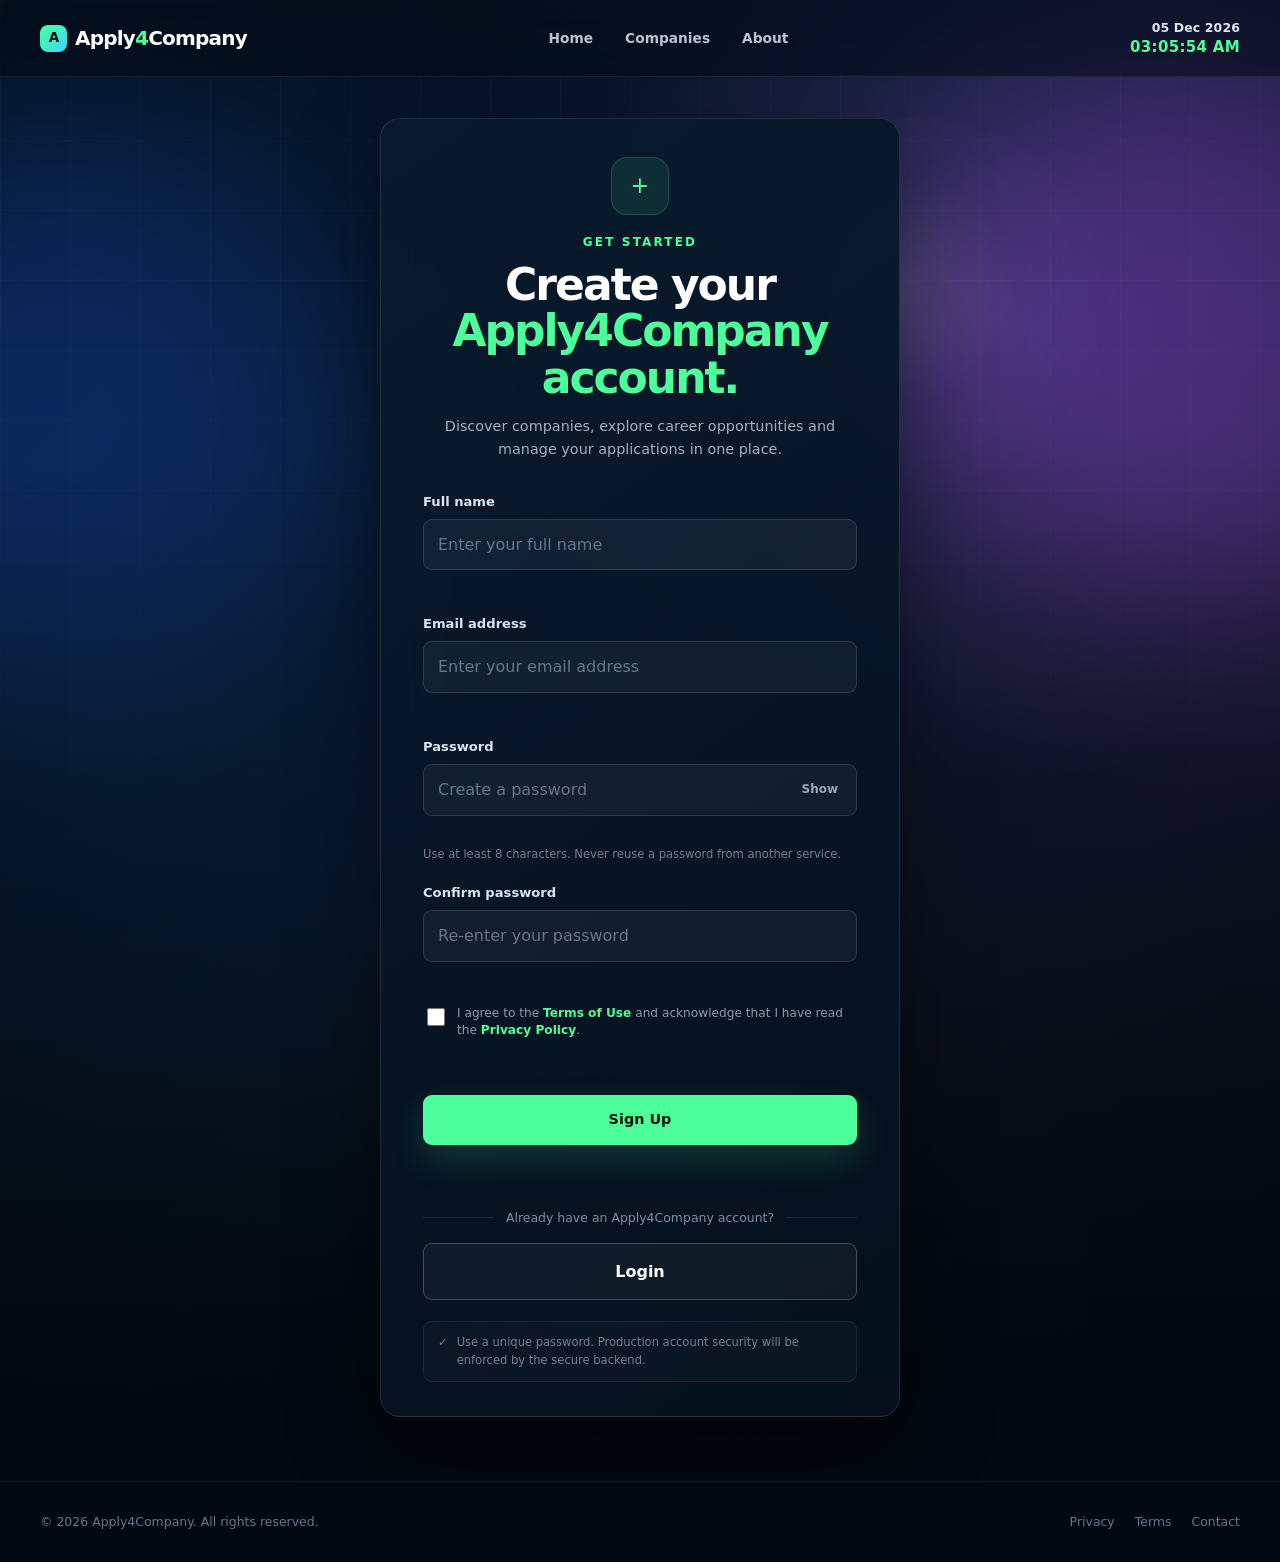
<file: signup.html>
<!DOCTYPE html>
<html lang="en" >
<head>
    <meta charset="UTF-8">
    <meta name="viewport" content="width=device-width, initial-scale=1.0">
    <meta name="description" content="Create an Apply4Company account and start your career journey.">
    <meta name="robots" content="noindex, nofollow">
    <meta name="theme-color" content="#030a14">
    <title>Apply4Company | Sign Up</title>
    <link rel="stylesheet" href="css/styles.css">
    <script src="js/app.js" defer></script>
</head>
<body>
    <header class="site-header">
        <div class="container header-container">
            <a href="index.html" class="brand" aria-label="Apply4Company Home">
                <span class="brand-icon">A</span>
                <span class="brand-name">Apply<span>4</span>Company</span>
            </a>

            <nav class="main-navigation" id="main-navigation" aria-label="Main navigation">
                <a href="index.html">Home</a>
                <a href="companies.html">Companies</a>
                <a href="about.html">About</a>
            </nav>

            <div class="header-clock" aria-label="Current India date and time">
                <span class="clock-date" id="ist-date">08 Sep 2026</span>
                <span class="clock-time" id="ist-time">12:17:00 AM</span>
            </div>

            <button class="menu-toggle" type="button"
                    aria-label="Open navigation menu"
                    aria-expanded="false"
                    aria-controls="main-navigation">
                <span></span><span></span><span></span>
            </button>
        </div>
    </header>

    <main id="main-content">
        <section class="auth-page" aria-labelledby="signup-title">
            <div class="hero-background" aria-hidden="true">
                <div class="background-glow glow-blue"></div>
                <div class="background-glow glow-purple"></div>
                <div class="background-grid"></div>
                <div class="moon"></div>
                <div class="city">
                    <div class="building building-1"></div>
                    <div class="building building-2"></div>
                    <div class="building building-3"></div>
                    <div class="building building-4"></div>
                    <div class="building building-5"></div>
                    <div class="building building-6"></div>
                    <div class="building building-7"></div>
                    <div class="building building-8"></div>
                </div>
            </div>

            <div class="container auth-container">
                <div class="auth-card">
                    <div class="auth-heading">
                        <div class="auth-icon" aria-hidden="true">+</div>
                        <p class="section-label">GET STARTED</p>
                        <h1 id="signup-title">Create your <span>Apply4Company account.</span></h1>
                        <p>
                            Discover companies, explore career opportunities and manage your applications in one place.
                        </p>
                    </div>

                    <form id="signup-form" class="auth-form" method="post" novalidate>
                        <div class="form-field">
                            <label for="full-name">Full name</label>
                            <input id="full-name" name="full-name" type="text"
                                   autocomplete="name" placeholder="Enter your full name"
                                   required aria-describedby="name-error">
                            <p id="name-error" class="field-error" role="alert"></p>
                        </div>

                        <div class="form-field">
                            <label for="email">Email address</label>
                            <input id="email" name="email" type="email"
                                   inputmode="email" autocomplete="email"
                                   placeholder="Enter your email address"
                                   required aria-describedby="email-error">
                            <p id="email-error" class="field-error" role="alert"></p>
                        </div>

                        <div class="form-field">
                            <label for="password">Password</label>
                            <div class="password-wrapper">
                                <input id="password" name="password" type="password"
                                       autocomplete="new-password"
                                       placeholder="Create a password" minlength="8"
                                       required aria-describedby="password-error">
                                <button type="button" id="password-toggle"
                                        class="password-toggle"
                                        aria-label="Show password"
                                        aria-pressed="false">Show</button>
                            </div>
                            <p id="password-error" class="field-error" role="alert"></p>
                            <p class="password-rules">Use at least 8 characters. Never reuse a password from another service.</p>
                        </div>

                        <div class="form-field">
                            <label for="confirm-password">Confirm password</label>
                            <input id="confirm-password" name="confirm-password"
                                   type="password" autocomplete="new-password"
                                   placeholder="Re-enter your password"
                                   minlength="8" required
                                   aria-describedby="confirm-password-error">
                            <p id="confirm-password-error" class="field-error" role="alert"></p>
                        </div>

                        <label class="terms">
                            <input type="checkbox" id="terms" name="terms"
                                   required aria-describedby="terms-error">
                            <span>
                                I agree to the
                                <a href="signup-terms.html">Terms of Use</a>
                                and acknowledge that I have read the
                                <a href="signup-privacy.html">Privacy Policy</a>.
                            </span>
                        </label>
                        <p id="terms-error" class="field-error" role="alert"></p>

                        <button type="submit" class="signup-button" id="signup-button">
                            Sign Up
                        </button>

                        <p id="form-message" class="form-message" role="status" aria-live="polite"></p>
                    </form>

                    <div class="auth-divider">
                        <span>Already have an Apply4Company account?</span>
                    </div>

                    <a href="login.html" class="secondary-button">Login</a>

                    <p class="security-note">
                        <span aria-hidden="true">✓</span>
                        Use a unique password. Production account security will be enforced by the secure backend.
                    </p>
                </div>
            </div>
        </section>
    </main>

    <footer class="site-footer">
        <div class="container footer-container">
            <p>© 2026 Apply4Company. All rights reserved.</p>
            <div class="footer-links">
                <a href="privacy.html">Privacy</a>
                <a href="terms.html">Terms</a>
                <a href="contact.html">Contact</a>
            </div>
        </div>
    </footer>
</body>
</html>
</file>
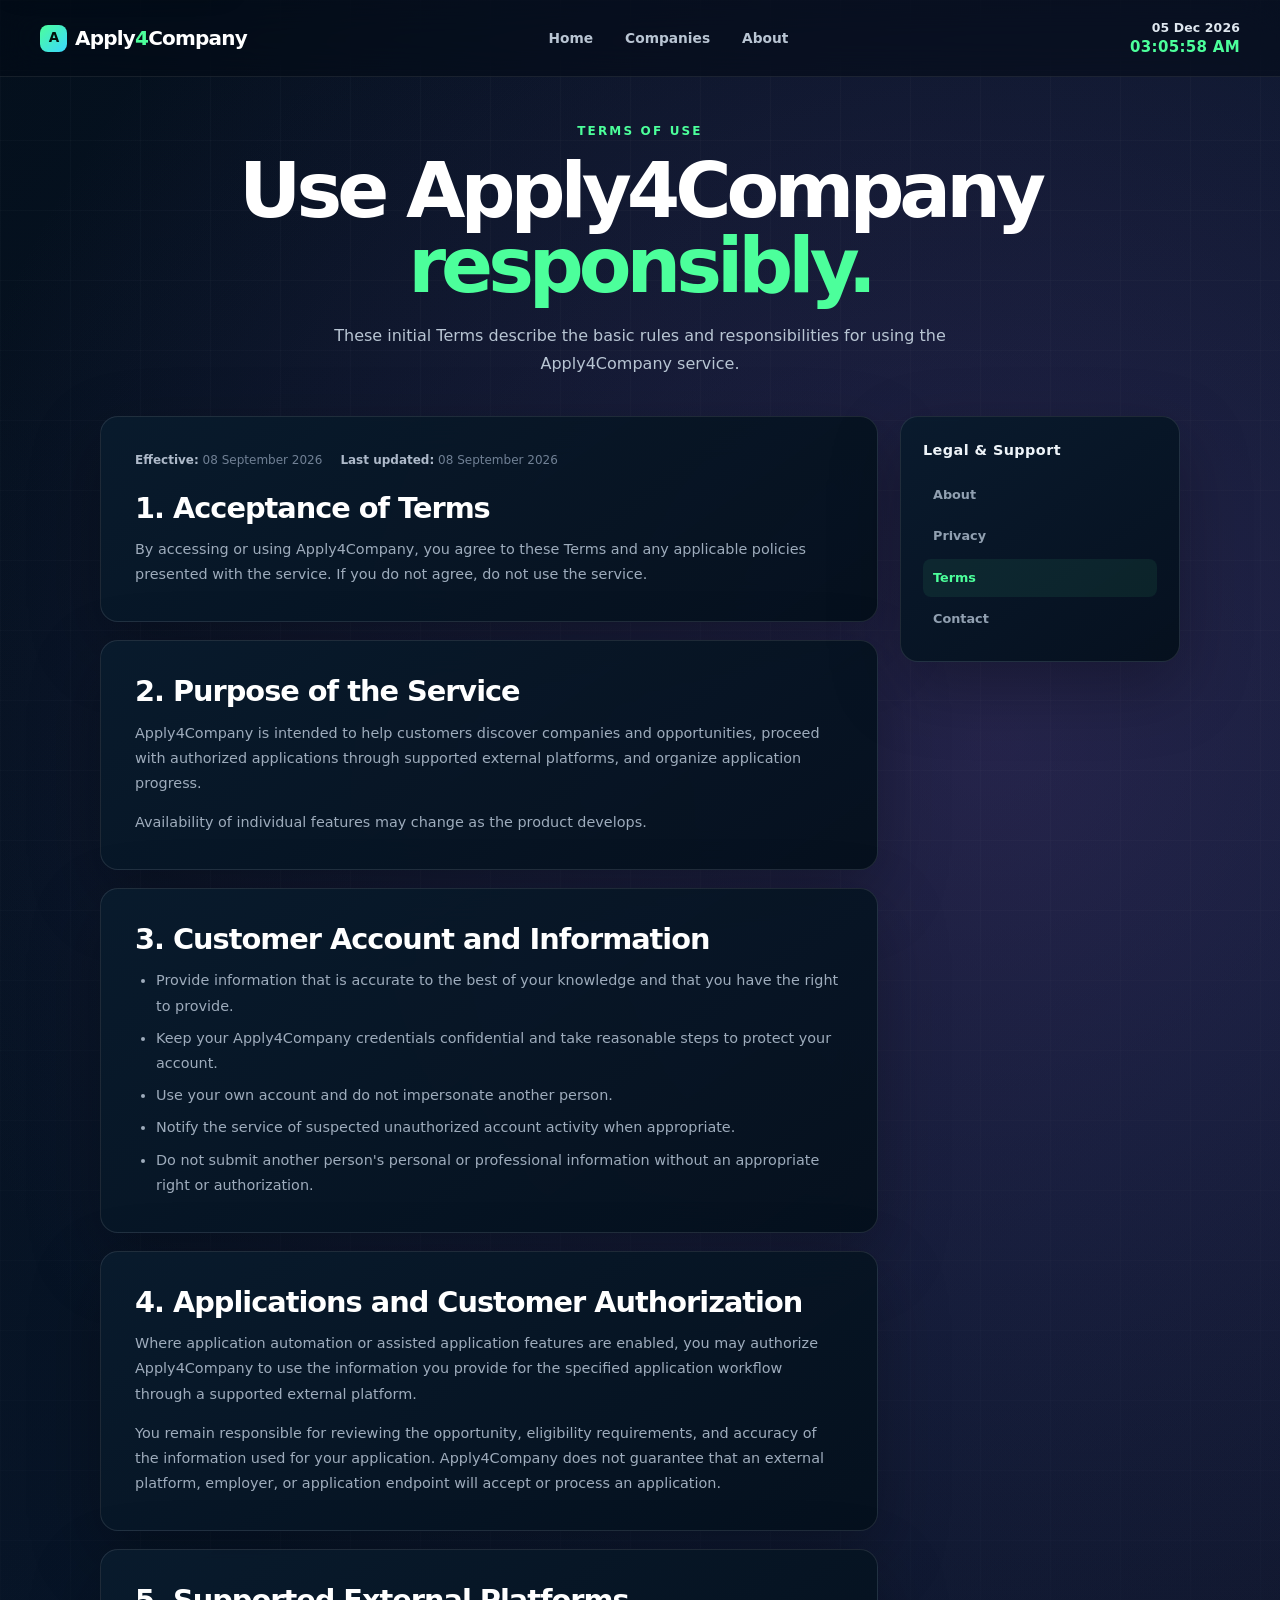
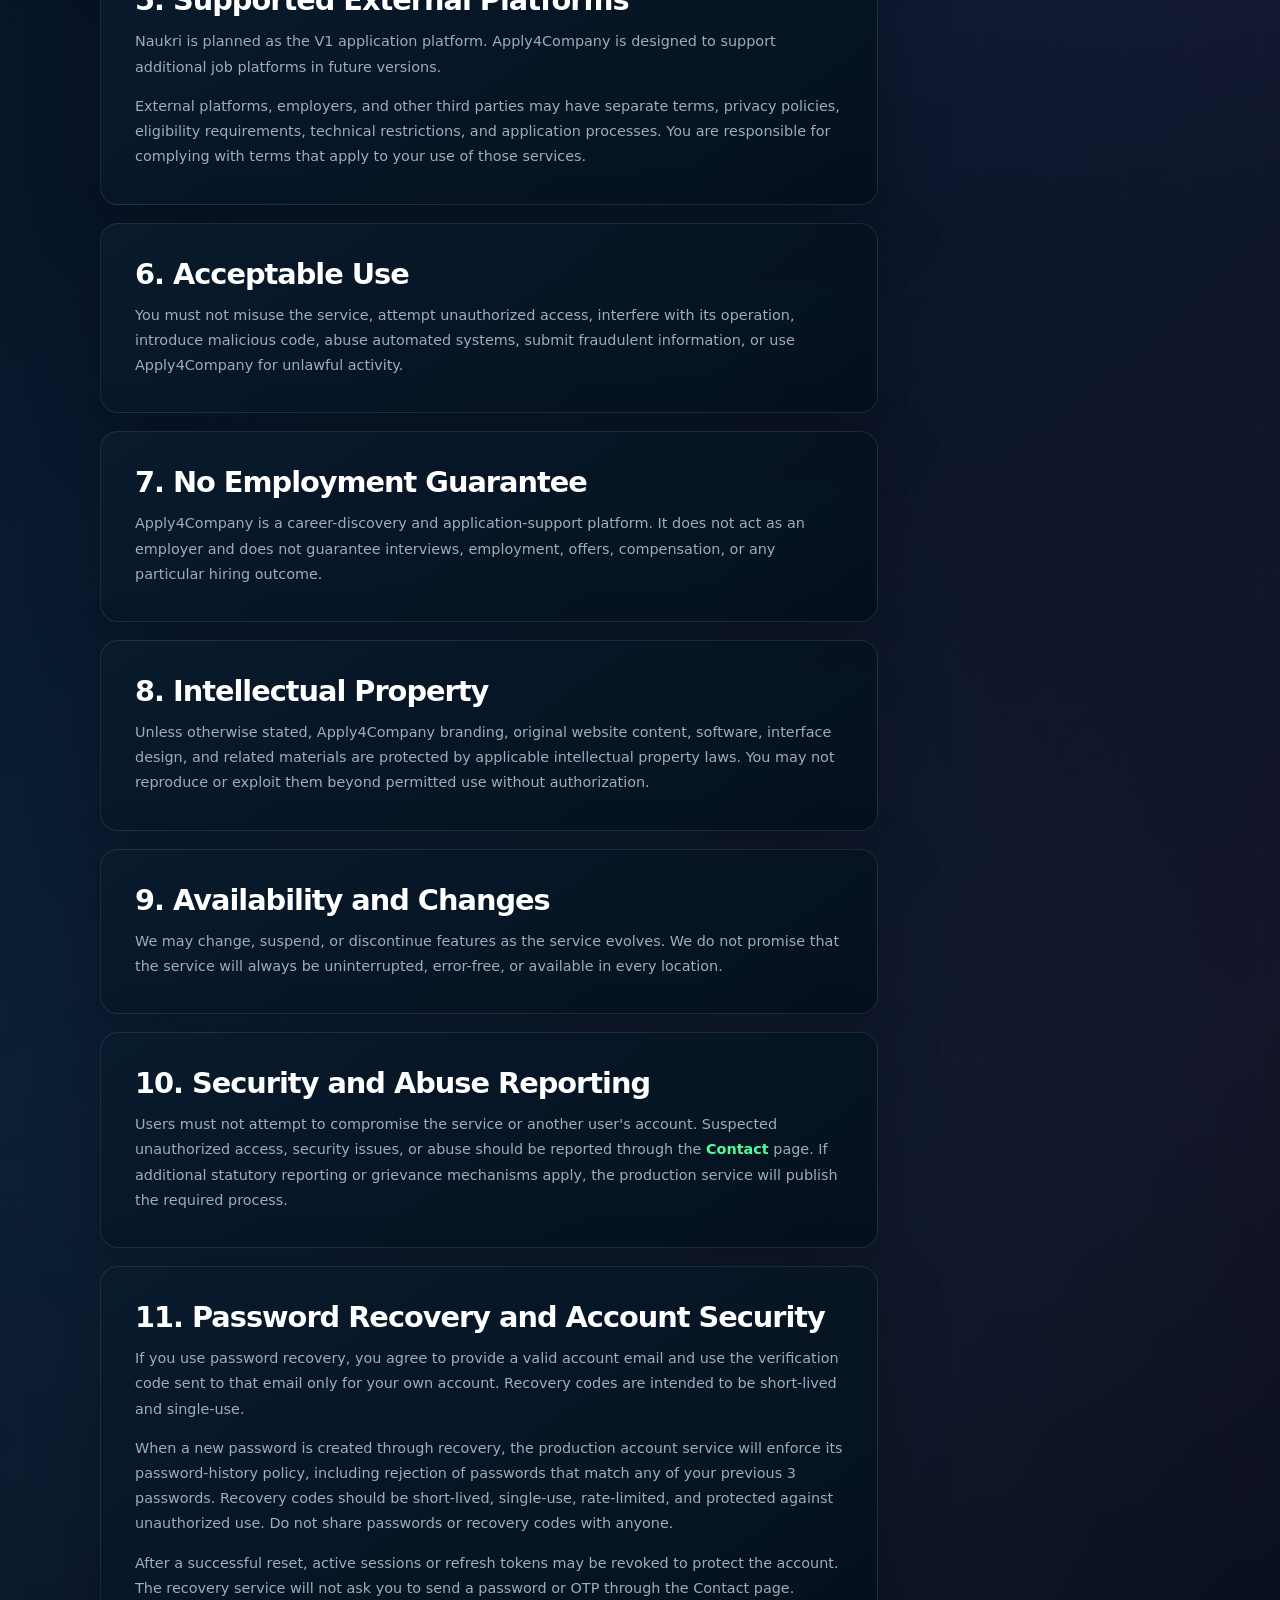
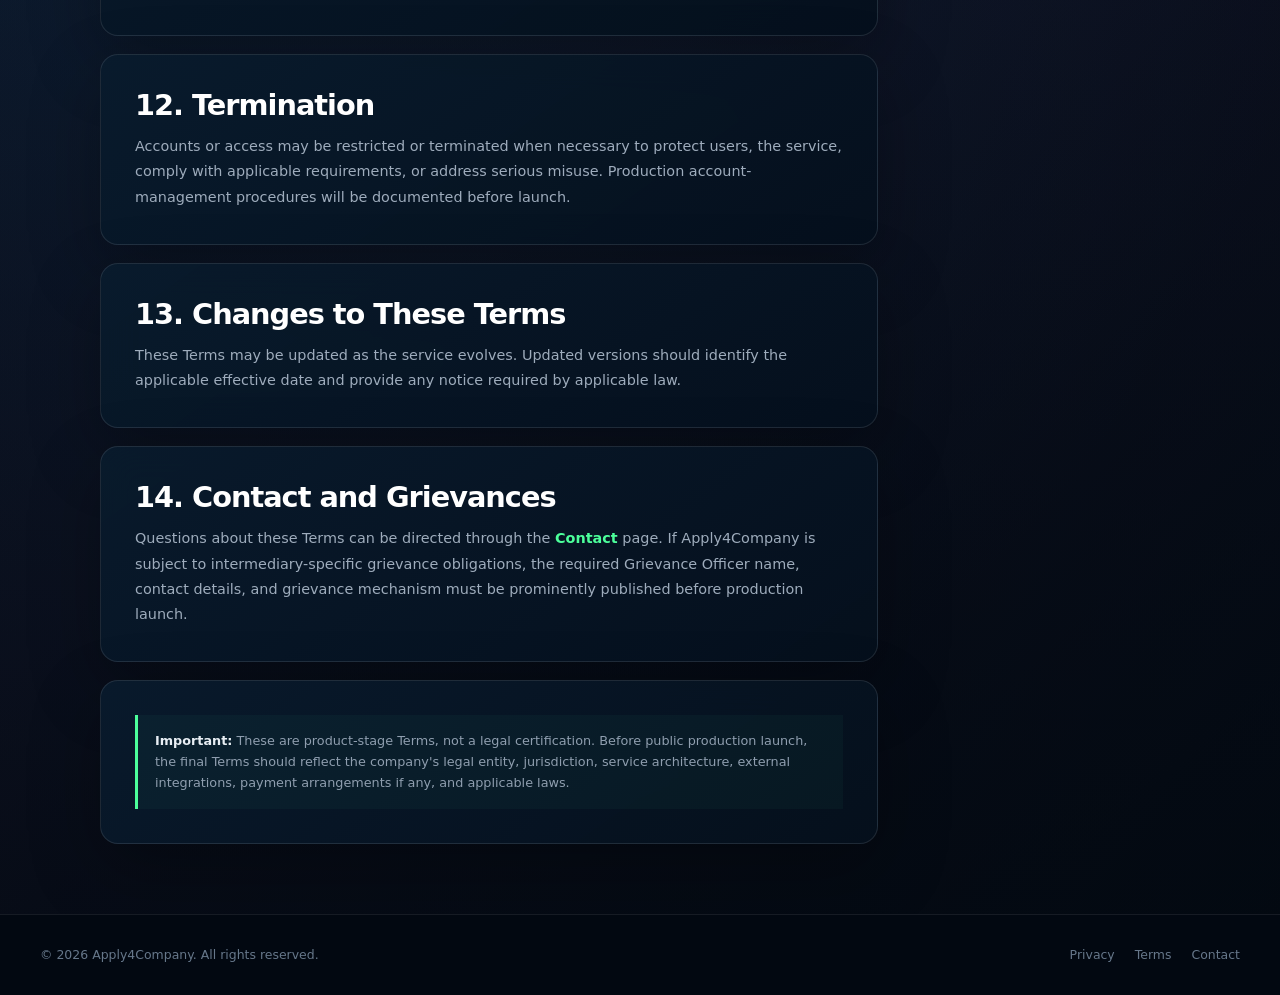
<file: terms.html>
<!DOCTYPE html>
<html lang="en">
<head>
<meta charset="UTF-8">
<meta name="viewport" content="width=device-width, initial-scale=1.0">
<meta name="description" content="Apply4Company Terms of Use.">
<meta name="robots" content="index, follow">
<meta name="theme-color" content="#061426">
<title>Apply4Company | Terms</title>
<link rel="stylesheet" href="css/styles.css">
<script src="js/app.js" defer></script>
</head>
<body>
<a class="skip-link" href="#main-content">Skip to main content</a>

<header class="site-header">
  <div class="container header-container">
    <a href="index.html" class="brand" aria-label="Apply4Company Home">
      <span class="brand-icon">A</span>
      <span class="brand-name">Apply<span>4</span>Company</span>
    </a>
    <nav class="main-navigation" id="main-navigation" aria-label="Main navigation">
      <a href="index.html">Home</a>
      <a href="companies.html">Companies</a>
      <a href="about.html" >About</a>
    </nav>
    <div class="header-clock" aria-label="Current India date and time">
      <span class="clock-date" id="ist-date">08 Sep 2026</span>
      <span class="clock-time" id="ist-time">12:17:00 AM</span>
    </div>
    <button class="menu-toggle" type="button" aria-label="Open navigation menu"
            aria-expanded="false" aria-controls="main-navigation">
      <span></span><span></span><span></span>
    </button>
  </div>
</header>


<main id="main-content" class="info-page">
  <div class="info-container">
    <header class="info-hero">
      <p class="section-label">TERMS OF USE</p>
      <h1>Use Apply4Company <span>responsibly.</span></h1>
      <p>These initial Terms describe the basic rules and responsibilities for using the Apply4Company service.</p>
    </header>

    <div class="info-layout">
      <article class="info-content">
        <section class="info-card">
          <div class="info-meta">
            <span><strong>Effective:</strong> 08 September 2026</span>
            <span><strong>Last updated:</strong> 08 September 2026</span>
          </div>
          <h2>1. Acceptance of Terms</h2>
          <p>By accessing or using Apply4Company, you agree to these Terms and any applicable policies presented with the service. If you do not agree, do not use the service.</p>
        </section>

        <section class="info-card">
          <h2>2. Purpose of the Service</h2>
          <p>Apply4Company is intended to help customers discover companies and opportunities, proceed with authorized applications through supported external platforms, and organize application progress.</p>
          <p>Availability of individual features may change as the product develops.</p>
        </section>

        <section class="info-card">
          <h2>3. Customer Account and Information</h2>
          <ul>
            <li>Provide information that is accurate to the best of your knowledge and that you have the right to provide.</li>
            <li>Keep your Apply4Company credentials confidential and take reasonable steps to protect your account.</li>
            <li>Use your own account and do not impersonate another person.</li>
            <li>Notify the service of suspected unauthorized account activity when appropriate.</li>
            <li>Do not submit another person's personal or professional information without an appropriate right or authorization.</li>
          </ul>
        </section>

        <section class="info-card">
          <h2>4. Applications and Customer Authorization</h2>
          <p>Where application automation or assisted application features are enabled, you may authorize Apply4Company to use the information you provide for the specified application workflow through a supported external platform.</p>
          <p>You remain responsible for reviewing the opportunity, eligibility requirements, and accuracy of the information used for your application. Apply4Company does not guarantee that an external platform, employer, or application endpoint will accept or process an application.</p>
        </section>

        <section class="info-card">
          <h2>5. Supported External Platforms</h2>
          <p>Naukri is planned as the V1 application platform. Apply4Company is designed to support additional job platforms in future versions.</p>
          <p>External platforms, employers, and other third parties may have separate terms, privacy policies, eligibility requirements, technical restrictions, and application processes. You are responsible for complying with terms that apply to your use of those services.</p>
        </section>

        <section class="info-card">
          <h2>6. Acceptable Use</h2>
          <p>You must not misuse the service, attempt unauthorized access, interfere with its operation, introduce malicious code, abuse automated systems, submit fraudulent information, or use Apply4Company for unlawful activity.</p>
        </section>

        <section class="info-card">
          <h2>7. No Employment Guarantee</h2>
          <p>Apply4Company is a career-discovery and application-support platform. It does not act as an employer and does not guarantee interviews, employment, offers, compensation, or any particular hiring outcome.</p>
        </section>

        <section class="info-card">
          <h2>8. Intellectual Property</h2>
          <p>Unless otherwise stated, Apply4Company branding, original website content, software, interface design, and related materials are protected by applicable intellectual property laws. You may not reproduce or exploit them beyond permitted use without authorization.</p>
        </section>

        <section class="info-card">
          <h2>9. Availability and Changes</h2>
          <p>We may change, suspend, or discontinue features as the service evolves. We do not promise that the service will always be uninterrupted, error-free, or available in every location.</p>
        </section>

        <section class="info-card">
          <h2>10. Security and Abuse Reporting</h2>
          <p>Users must not attempt to compromise the service or another user's account. Suspected unauthorized access, security issues, or abuse should be reported through the <a href="contact.html">Contact</a> page. If additional statutory reporting or grievance mechanisms apply, the production service will publish the required process.</p>
        </section>

        <section class="info-card">
          <h2>11. Password Recovery and Account Security</h2>
          <p>If you use password recovery, you agree to provide a valid account email and use the verification code sent to that email only for your own account. Recovery codes are intended to be short-lived and single-use.</p>
          <p>When a new password is created through recovery, the production account service will enforce its password-history policy, including rejection of passwords that match any of your previous 3 passwords. Recovery codes should be short-lived, single-use, rate-limited, and protected against unauthorized use. Do not share passwords or recovery codes with anyone.</p>
          <p>After a successful reset, active sessions or refresh tokens may be revoked to protect the account. The recovery service will not ask you to send a password or OTP through the Contact page.</p>
        </section>

        <section class="info-card">
          <h2>12. Termination</h2>
          <p>Accounts or access may be restricted or terminated when necessary to protect users, the service, comply with applicable requirements, or address serious misuse. Production account-management procedures will be documented before launch.</p>
        </section>

        <section class="info-card">
          <h2>13. Changes to These Terms</h2>
          <p>These Terms may be updated as the service evolves. Updated versions should identify the applicable effective date and provide any notice required by applicable law.</p>
        </section>

        <section class="info-card">
          <h2>14. Contact and Grievances</h2>
          <p>Questions about these Terms can be directed through the <a href="contact.html">Contact</a> page. If Apply4Company is subject to intermediary-specific grievance obligations, the required Grievance Officer name, contact details, and grievance mechanism must be prominently published before production launch.</p>
        </section>

        <section class="info-card">
          <div class="legal-notice"><strong>Important:</strong> These are product-stage Terms, not a legal certification. Before public production launch, the final Terms should reflect the company's legal entity, jurisdiction, service architecture, external integrations, payment arrangements if any, and applicable laws.</div>
        </section>
      </article>

      <aside class="info-sidebar" aria-label="Terms navigation">
        <h2>Legal & Support</h2>
        <nav>
          <a href="about.html">About</a>
          <a href="privacy.html">Privacy</a>
          <a href="terms.html" aria-current="page">Terms</a>
          <a href="contact.html">Contact</a>
        </nav>
      </aside>
    </div>
  </div>
</main>


<footer class="site-footer">
  <div class="container footer-container">
    <p>© 2026 Apply4Company. All rights reserved.</p>
    <div class="footer-links">
      <a href="privacy.html">Privacy</a>
      <a href="terms.html">Terms</a>
      <a href="contact.html">Contact</a>
    </div>
  </div>
</footer>

</body>
</html>
</file>
<file: css/styles.css>
/* WCAG 2.2: bypass blocks / keyboard navigation */
.skip-link {
    position: fixed;
    top: 10px;
    left: 10px;
    z-index: 1000;
    transform: translateY(-160%);
    padding: 10px 14px;
    border-radius: 8px;
    background: var(--color-primary);
    color: #03120a;
    font-weight: 800;
    box-shadow: 0 8px 24px rgba(0,0,0,.28);
}

.skip-link:focus {
    transform: translateY(0);
    outline: 3px solid var(--color-primary);
    outline-offset: 3px;
}
/* =========================================================
   APPLY4COMPANY
   Modern Launch Page
   ========================================================= */


/* =========================================================
   DESIGN TOKENS
   ========================================================= */

:root {

    --color-bg:
        #030a14;

    --color-surface:
        #071827;

    --color-surface-light:
        #0b2033;

    --color-primary:
        #4cff9b;

    --color-primary-dark:
        #20d878;

    --color-blue:
        #347cff;

    --color-text:
        #ffffff;

    --color-text-muted:
        #a4b1c2;

    --color-border:
        rgba(255, 255, 255, 0.10);

    --container-width:
        1200px;

    --header-height:
        76px;

    --radius:
        14px;

    --shadow:
        0 20px 70px rgba(0, 0, 0, 0.35);

}


/* =========================================================
   RESET
   ========================================================= */

*,
*::before,
*::after {
    box-sizing: border-box;
}


html {
    scroll-behavior: smooth;
}


body {

    margin: 0;

    background:
        var(--color-bg);

    color:
        var(--color-text);

    font-family:
        Inter,
        ui-sans-serif,
        system-ui,
        -apple-system,
        BlinkMacSystemFont,
        "Segoe UI",
        sans-serif;

    line-height: 1.6;

    overflow-x: hidden;

}


img,
svg {
    display: block;
}


button,
input {
    font: inherit;
}


button,
a {
    -webkit-tap-highlight-color:
        transparent;
}


a {
    color: inherit;
    text-decoration: none;
}


/* =========================================================
   ACCESSIBILITY
   ========================================================= */

.sr-only {

    position: absolute;

    width: 1px;
    height: 1px;

    padding: 0;
    margin: -1px;

    overflow: hidden;

    clip: rect(0, 0, 0, 0);

    white-space: nowrap;

    border: 0;
}


:focus-visible {

    outline:
        3px solid
        var(--color-primary);

    outline-offset:
        4px;

}


/* =========================================================
   CONTAINER
   ========================================================= */

.container {

    width:
        min(
            calc(100% - 40px),
            var(--container-width)
        );

    margin-inline:
        auto;

}


/* =========================================================
   HEADER
   ========================================================= */

.site-header {

    position:
        absolute;

    top: 0;
    left: 0;

    width: 100%;

    z-index: 100;

    border-bottom:
        1px solid
        rgba(255,255,255,0.08);

    background:
        rgba(3,10,20,0.55);

    backdrop-filter:
        blur(18px);

    -webkit-backdrop-filter:
        blur(18px);

}


.header-container {

    min-height:
        var(--header-height);

    display:
        flex;

    align-items:
        center;

    justify-content:
        space-between;

}


/* =========================================================
   BRAND
   ========================================================= */

.brand {

    display:
        inline-flex;

    align-items:
        center;

    gap:
        8px;

    font-size:
        1.25rem;

    font-weight:
        800;

    letter-spacing:
        -0.04em;

}


.brand-icon {

    width:
        27px;

    height:
        27px;

    display:
        grid;

    place-items:
        center;

    border-radius:
        8px;

    color:
        #03120a;

    background:
        linear-gradient(
            135deg,
            var(--color-primary),
            #3ad7ff
        );

    font-size:
        0.85rem;

    font-weight:
        900;

}


.brand-name span {

    color:
        var(--color-primary);

}


/* =========================================================
   NAVIGATION
   ========================================================= */

.main-navigation {

    display:
        flex;

    align-items:
        center;

    gap:
        32px;

}


.main-navigation a {

    color:
        #b9c5d3;

    font-size:
        0.86rem;

    font-weight:
        600;

    transition:
        color 0.2s ease;

}


.main-navigation a:hover {

    color:
        #ffffff;

}


.header-cta {

    padding:
        11px 20px;

    border-radius:
        8px;

    background:
        var(--color-primary);

    color:
        #03120a;

    font-size:
        0.82rem;

    font-weight:
        800;

    box-shadow:
        0 8px 30px
        rgba(76,255,155,0.15);

    transition:
        transform 0.2s ease,
        box-shadow 0.2s ease;

}


.header-cta:hover {

    transform:
        translateY(-2px);

    box-shadow:
        0 12px 35px
        rgba(76,255,155,0.25);

}


/* =========================================================
   MOBILE MENU
   ========================================================= */

.menu-toggle {

    display:
        none;

    width:
        42px;

    height:
        42px;

    border:
        1px solid
        var(--color-border);

    border-radius:
        8px;

    background:
        rgba(255,255,255,0.04);

}


.menu-toggle span {

    display:
        block;

    width:
        18px;

    height:
        2px;

    margin:
        4px auto;

    background:
        #ffffff;

}


/* =========================================================
   HERO
   ========================================================= */

.hero {

    position:
        relative;

    min-height:
        700px;

    height:
        min(
            100vh,
            900px
        );

    display:
        flex;

    align-items:
        center;

    overflow:
        hidden;

    isolation:
        isolate;

}


/* =========================================================
   BEAUTIFUL BACKGROUND
   ========================================================= */

.hero-background {

    position:
        absolute;

    inset:
        0;

    z-index:
        -1;

    overflow:
        hidden;

    background:

        radial-gradient(
            circle at 78% 30%,
            rgba(91,64,140,0.55),
            transparent 28%
        ),

        radial-gradient(
            circle at 45% 75%,
            rgba(19,88,126,0.28),
            transparent 35%
        ),

        linear-gradient(
            135deg,
            #04101d 0%,
            #0a1930 40%,
            #17182f 72%,
            #050c17 100%
        );

}


/* Purple / blue glow */

.background-glow {

    position:
        absolute;

    width:
        600px;

    height:
        600px;

    border-radius:
        50%;

    filter:
        blur(110px);

    opacity:
        0.25;

}


.glow-blue {

    left:
        -250px;

    top:
        100px;

    background:
        #1769ff;

}


.glow-purple {

    right:
        -250px;

    top:
        30px;

    background:
        #b14eff;

}


/* =========================================================
   GRID
   ========================================================= */

.background-grid {

    position:
        absolute;

    inset:
        0;

    background-image:

        linear-gradient(
            rgba(255,255,255,0.025) 1px,
            transparent 1px
        ),

        linear-gradient(
            90deg,
            rgba(255,255,255,0.025) 1px,
            transparent 1px
        );

    background-size:
        70px 70px;

    mask-image:
        linear-gradient(
            to bottom,
            black,
            transparent 90%
        );

}


/* =========================================================
   MOON / LIGHT
   ========================================================= */

.moon {

    position:
        absolute;

    width:
        420px;

    height:
        420px;

    right:
        12%;

    top:
        10%;

    border-radius:
        50%;

    background:

        radial-gradient(
            circle at 45% 40%,
            rgba(255,255,255,0.22),
            rgba(160,130,220,0.09) 35%,
            transparent 70%
        );

    filter:
        blur(1px);

    opacity:
        0.65;

}


/* =========================================================
   CITY SKYLINE
   ========================================================= */

.city {

    position:
        absolute;

    left:
        0;

    right:
        0;

    bottom:
        0;

    height:
        43%;

    display:
        flex;

    align-items:
        flex-end;

    justify-content:
        center;

    gap:
        4px;

    opacity:
        0.75;

}


.building {

    position:
        relative;

    background:
        linear-gradient(
            180deg,
            rgba(14,33,55,0.95),
            rgba(2,10,19,1)
        );

    border-top:
        1px solid
        rgba(100,170,220,0.15);

}


.building::before {

    content:
        "";

    position:
        absolute;

    inset:
        12px 8px;

    background-image:

        repeating-linear-gradient(
            to bottom,
            rgba(100,190,255,0.16) 0 2px,
            transparent 2px 14px
        ),

        repeating-linear-gradient(
            to right,
            rgba(100,190,255,0.11) 0 2px,
            transparent 2px 14px
        );

    opacity:
        0.35;

}


.building-1 {
    width: 7%;
    height: 35%;
}

.building-2 {
    width: 8%;
    height: 48%;
}

.building-3 {
    width: 6%;
    height: 29%;
}

.building-4 {
    width: 10%;
    height: 58%;
}

.building-5 {
    width: 7%;
    height: 39%;
}

.building-6 {
    width: 12%;
    height: 68%;
}

.building-7 {
    width: 8%;
    height: 46%;
}

.building-8 {
    width: 10%;
    height: 56%;
}


/* =========================================================
   PERSON SILHOUETTE
   ========================================================= */

.person {

    position:
        absolute;

    right:
        13%;

    bottom:
        -5px;

    width:
        260px;

    height:
        430px;

    opacity:
        0.95;

}


/* head */

.person-head {

    position:
        absolute;

    width:
        80px;

    height:
        95px;

    top:
        0;

    left:
        90px;

    border-radius:
        48% 48% 44% 44%;

    background:
        linear-gradient(
            135deg,
            #02060b,
            #101c28
        );

    box-shadow:
        12px 10px 35px
        rgba(0,0,0,0.4);

}


/* body */

.person-body {

    position:
        absolute;

    left:
        45px;

    bottom:
        0;

    width:
        170px;

    height:
        345px;

    border-radius:
        65px 65px 20px 20px;

    background:
        linear-gradient(
            110deg,
            #02070d,
            #101c29 55%,
            #02060b
        );

    clip-path:
        polygon(
            20% 0,
            80% 0,
            100% 100%,
            0 100%
        );

}


/* backpack */

.person-backpack {

    position:
        absolute;

    left:
        15px;

    bottom:
        25px;

    width:
        80px;

    height:
        230px;

    border-radius:
        25px;

    background:
        linear-gradient(
            90deg,
            #01050a,
            #172635
        );

    transform:
        rotate(5deg);

    opacity:
        0.9;

}


/* dark foreground */

.hero-background::after {

    content:
        "";

    position:
        absolute;

    inset:
        0;

    background:
        linear-gradient(
            to top,
            rgba(2,8,15,0.96) 0%,
            rgba(2,8,15,0.30) 38%,
            transparent 65%
        );

}


/* =========================================================
   HERO CONTENT
   ========================================================= */

.hero-container {

    position:
        relative;

    z-index:
        5;

}


.hero-content {

    max-width:
        720px;

}


.eyebrow {

    display:
        flex;

    align-items:
        center;

    gap:
        12px;

    margin:
        0 0 25px;

    color:
        #c4ceda;

    font-size:
        0.78rem;

    font-weight:
        800;

    letter-spacing:
        0.16em;

}


.eyebrow-line {

    width:
        34px;

    height:
        2px;

    background:
        var(--color-primary);

}


.hero h1 {

    margin:
        0;

    font-size:
        clamp(
            3.5rem,
            7vw,
            6.8rem
        );

    line-height:
        0.92;

    letter-spacing:
        -0.075em;

    font-weight:
        950;

    text-shadow:
        0 10px 50px
        rgba(0,0,0,0.25);

}


.hero h1 span {

    display:
        block;

    color:
        var(--color-primary);

    text-shadow:
        0 0 35px
        rgba(76,255,155,0.12);

}


.hero-description {

    max-width:
        540px;

    margin:
        28px 0 30px;

    color:
        #c0cad5;

    font-size:
        1.02rem;

    line-height:
        1.7;

}


.primary-button {

    display:
        inline-flex;

    align-items:
        center;

    gap:
        10px;

    padding:
        15px 25px;

    border-radius:
        9px;

    background:
        var(--color-primary);

    color:
        #03120a;

    font-weight:
        850;

    box-shadow:
        0 15px 40px
        rgba(76,255,155,0.16);

    transition:
        transform 0.2s ease,
        box-shadow 0.2s ease;

}


.primary-button:hover {

    transform:
        translateY(-3px);

    box-shadow:
        0 20px 50px
        rgba(76,255,155,0.28);

}


.launch-date {

    margin:
        28px 0 0;

    color:
        #e5ebf2;

    font-size:
        0.95rem;

    font-weight:
        700;

}


/* =========================================================
   HANDWRITTEN MESSAGE
   ========================================================= */

.hero-message {

    position:
        absolute;

    right:
        10%;

    top:
        25%;

    display:
        flex;

    flex-direction:
        column;

    color:
        rgba(255,255,255,0.82);

    font-family:
        "Segoe Print",
        "Comic Sans MS",
        cursive;

    font-size:
        1.7rem;

    line-height:
        1.15;

    transform:
        rotate(-7deg);

}


.hero-message svg {

    width:
        150px;

    margin-top:
        5px;

    fill:
        none;

    stroke:
        rgba(255,255,255,0.7);

    stroke-width:
        2;

}


/* =========================================================
   FEATURE SECTION
   ========================================================= */

.feature-section {

    position:
        relative;

    padding:
        35px 0 65px;

    background:
        linear-gradient(
            180deg,
            #04101b,
            #020a13
        );

}


.feature-grid {

    display:
        grid;

    grid-template-columns:
        repeat(4, 1fr);

    gap:
        1px;

    border:
        1px solid
        rgba(255,255,255,0.08);

    border-radius:
        15px;

    overflow:
        hidden;

    background:
        rgba(255,255,255,0.08);

}


.feature-card {

    min-height:
        205px;

    padding:
        28px 25px;

    background:
        rgba(5,18,31,0.96);

    transition:
        background 0.25s ease,
        transform 0.25s ease;

}


.feature-card:hover {

    background:
        rgba(10,32,48,0.98);

}


.feature-icon {

    width:
        48px;

    height:
        48px;

    display:
        grid;

    place-items:
        center;

    margin-bottom:
        18px;

    border-radius:
        12px;

    background:
        rgba(76,255,155,0.07);

    color:
        var(--color-primary);

}


.feature-icon svg {

    width:
        26px;

    height:
        26px;

    fill:
        none;

    stroke:
        currentColor;

    stroke-width:
        1.8;

    stroke-linecap:
        round;

    stroke-linejoin:
        round;

}


.feature-card h2 {

    margin:
        0 0 8px;

    font-size:
        1rem;

    line-height:
        1.2;

}


.feature-card h2 span {

    display:
        block;

}


.feature-card p {

    margin:
        0;

    color:
        #8090a2;

    font-size:
        0.82rem;

    line-height:
        1.55;

}


.career-tagline {

    margin:
        35px 0 0;

    text-align:
        center;

    color:
        #d9e1e9;

    font-size:
        0.95rem;

    font-weight:
        600;

}


/* =========================================================
   LAUNCH
   ========================================================= */

.launch-section {

    padding:
        100px 0;

    background:
        #020a13;

}


.launch-card {

    position:
        relative;

    padding:
        75px 25px;

    text-align:
        center;

    border:
        1px solid
        rgba(76,255,155,0.14);

    border-radius:
        20px;

    overflow:
        hidden;

    background:

        radial-gradient(
            circle at center,
            rgba(76,255,155,0.08),
            transparent 60%
        ),

        rgba(255,255,255,0.025);

    box-shadow:
        var(--shadow);

}


.section-label {

    color:
        var(--color-primary);

    font-size:
        0.75rem;

    font-weight:
        800;

    letter-spacing:
        0.18em;

}


.launch-card h2 {

    max-width:
        720px;

    margin:
        15px auto;

    font-size:
        clamp(
            2.3rem,
            5vw,
            4.5rem
        );

    line-height:
        1;

    letter-spacing:
        -0.06em;

}


.launch-card > p:not(.section-label) {

    color:
        #8796a8;

}


/* =========================================================
   FORM
   ========================================================= */

.notify-form {

    display:
        flex;

    max-width:
        500px;

    margin:
        30px auto 0;

    padding:
        5px;

    border:
        1px solid
        rgba(255,255,255,0.12);

    border-radius:
        10px;

    background:
        rgba(0,0,0,0.25);

}


.notify-form input {

    flex:
        1;

    min-width:
        0;

    border:
        0;

    outline:
        0;

    padding:
        13px 15px;

    background:
        transparent;

    color:
        #ffffff;

}


.notify-form input::placeholder {

    color:
        #68788b;

}


.notify-form button {

    border:
        0;

    border-radius:
        7px;

    padding:
        12px 20px;

    background:
        var(--color-primary);

    color:
        #03120a;

    font-weight:
        800;

    cursor:
        pointer;

}


.form-message {

    min-height:
        25px;

    margin-top:
        10px;

    color:
        var(--color-primary);

    font-size:
        0.85rem;

}


/* =========================================================
   FOOTER
   ========================================================= */

.site-footer {

    border-top:
        1px solid
        rgba(255,255,255,0.08);

    background:
        #020811;

}


.footer-container {

    min-height:
        80px;

    display:
        flex;

    align-items:
        center;

    justify-content:
        space-between;

    gap:
        20px;

    color:
        #66778a;

    font-size:
        0.78rem;

}


.footer-links {

    display:
        flex;

    gap:
        20px;

}


.footer-links a:hover {

    color:
        #ffffff;

}


/* =========================================================
   MOBILE
   ========================================================= */

@media (max-width: 900px) {

    .main-navigation {

        position:
            absolute;

        top:
            var(--header-height);

        left:
            20px;

        right:
            20px;

        display:
            none;

        flex-direction:
            column;

        align-items:
            stretch;

        gap:
            0;

        padding:
            12px;

        border:
            1px solid
            var(--color-border);

        border-radius:
            12px;

        background:
            rgba(3,10,20,0.97);

        backdrop-filter:
            blur(20px);

    }


    .main-navigation.open {
        display:
            flex;
    }


    .main-navigation a {

        padding:
            12px;

    }


    .header-cta {
        display:
            none;
    }


    .menu-toggle {
        display:
            block;
    }


    .feature-grid {

        grid-template-columns:
            repeat(2, 1fr);

    }


    .person {

        right:
            -5%;

        opacity:
            0.55;

    }


    .hero-message {

        right:
            5%;

        top:
            22%;

        opacity:
            0.55;

    }

}


@media (max-width: 600px) {

    .container {

        width:
            min(
                calc(100% - 28px),
                var(--container-width)
            );

    }


    .hero {

        min-height:
            720px;

        height:
            auto;

        padding:
            145px 0 90px;

        align-items:
            flex-start;

    }


    .hero h1 {

        font-size:
            clamp(
                3.1rem,
                15vw,
                5rem
            );

    }


    .hero-message {

        display:
            none;

    }


    .person {

        right:
            -25%;

        bottom:
            -20px;

        transform:
            scale(0.85);

        opacity:
            0.38;

    }


    .city {

        height:
            35%;

    }


    .feature-grid {

        grid-template-columns:
            1fr;

    }


    .feature-card {

        min-height:
            auto;

    }


    .notify-form {

        flex-direction:
            column;

        border:
            0;

        background:
            transparent;

        gap:
            8px;

    }


    .notify-form input {

        border:
            1px solid
            var(--color-border);

        border-radius:
            8px;

        background:
            rgba(255,255,255,0.04);

    }


    .notify-form button {

        width:
            100%;

    }


    .footer-container {

        flex-direction:
            column;

        justify-content:
            center;

        padding:
            25px 0;

    }

}


/* =========================================================
   REDUCED MOTION
   ========================================================= */

@media (prefers-reduced-motion: reduce) {

    html {
        scroll-behavior:
            auto;
    }

    *,
    *::before,
    *::after {

        animation-duration:
            0.01ms !important;

        animation-iteration-count:
            1 !important;

        transition-duration:
            0.01ms !important;

    }

}


/* =========================================================
   HEADER CLOCK
   ========================================================= */

.header-clock {
    min-width: 150px;
    display: flex;
    flex-direction: column;
    align-items: flex-end;
    justify-content: center;
    line-height: 1.1;
    font-variant-numeric: tabular-nums;
}

.clock-date {
    color: #dfe7ef;
    font-size: 0.78rem;
    font-weight: 700;
    letter-spacing: 0.01em;
}

.clock-time {
    margin-top: 4px;
    color: var(--color-primary);
    font-size: 0.94rem;
    font-weight: 800;
    letter-spacing: 0.02em;
}

.clock-zone {
    margin-top: 3px;
    color: #728399;
    font-size: 0.62rem;
    font-weight: 800;
    letter-spacing: 0.14em;
}

/* =========================================================
   HERO ACCOUNT ACTIONS
   ========================================================= */

.hero-actions {
    display: flex;
    align-items: center;
    gap: 12px;
    flex-wrap: wrap;
}

.secondary-button {
    display: inline-flex;
    align-items: center;
    justify-content: center;
    min-width: 104px;
    padding: 15px 25px;
    border: 1px solid rgba(255, 255, 255, 0.22);
    border-radius: 9px;
    background: rgba(255, 255, 255, 0.04);
    color: #ffffff;
    font-weight: 850;
    transition:
        transform 0.2s ease,
        background 0.2s ease,
        border-color 0.2s ease;
}

.secondary-button:hover {
    transform: translateY(-3px);
    background: rgba(255, 255, 255, 0.09);
    border-color: rgba(76, 255, 155, 0.55);
}

@media (max-width: 900px) {
    .header-clock {
        margin-left: auto;
        margin-right: 12px;
        min-width: 125px;
        align-items: flex-end;
    }

    .clock-date {
        font-size: 0.70rem;
    }

    .clock-time {
        font-size: 0.80rem;
    }

    .clock-zone {
        font-size: 0.56rem;
    }
}

@media (max-width: 600px) {
    .header-clock {
        margin-right: 8px;
        min-width: 112px;
    }

    .clock-date {
        font-size: 0.62rem;
    }

    .clock-time {
        font-size: 0.70rem;
    }

    .clock-zone {
        font-size: 0.52rem;
    }

    .hero-actions {
        width: 100%;
    }

    .hero-actions .primary-button,
    .hero-actions .secondary-button {
        flex: 1;
        min-width: 0;
    }
}


/* =========================================================
   AUTHENTICATION PAGES
   Shared styles for Login and Sign Up
   ========================================================= */

.auth-page {
    position: relative;
    min-height: 100vh;
    padding: calc(var(--header-height) + 42px) 0 64px;
    display: flex;
    align-items: flex-start;
    justify-content: center;
    overflow: hidden;
    isolation: isolate;
    background:
        radial-gradient(circle at 78% 22%, rgba(91,64,140,0.50), transparent 30%),
        radial-gradient(circle at 18% 72%, rgba(19,88,126,0.28), transparent 36%),
        linear-gradient(135deg, #04101d 0%, #0a1930 42%, #17182f 72%, #050c17 100%);
}

.auth-page .hero-background {
    position: absolute;
    inset: 0;
    z-index: -2;
    overflow: hidden;
    background: transparent;
}

.auth-page .background-glow {
    position: absolute;
    width: 600px;
    height: 600px;
    border-radius: 50%;
    filter: blur(110px);
    opacity: 0.25;
}

.auth-page .glow-blue { left: -250px; top: 120px; background: #1769ff; }
.auth-page .glow-purple { right: -250px; top: 40px; background: #b14eff; }

.auth-page .background-grid {
    position: absolute;
    inset: 0;
    background-image:
        linear-gradient(rgba(255,255,255,0.025) 1px, transparent 1px),
        linear-gradient(90deg, rgba(255,255,255,0.025) 1px, transparent 1px);
    background-size: 70px 70px;
    mask-image: linear-gradient(to bottom, black, transparent 90%);
}

.auth-page .moon {
    position: absolute;
    width: 420px;
    height: 420px;
    right: 12%;
    top: 8%;
    border-radius: 50%;
    background: radial-gradient(
        circle at 45% 40%,
        rgba(255,255,255,0.18),
        rgba(160,130,220,0.07) 35%,
        transparent 70%
    );
    opacity: 0.65;
}

.auth-page .city {
    position: absolute;
    left: 0;
    right: 0;
    bottom: 0;
    height: 35%;
    display: flex;
    align-items: flex-end;
    justify-content: center;
    gap: 4px;
    opacity: 0.55;
}

.auth-page .building {
    position: relative;
    background: linear-gradient(180deg, rgba(14,33,55,0.95), rgba(2,10,19,1));
    border-top: 1px solid rgba(100,170,220,0.15);
}

.auth-page .building::before {
    content: "";
    position: absolute;
    inset: 12px 8px;
    background-image:
        repeating-linear-gradient(to bottom, rgba(100,190,255,0.16) 0 2px, transparent 2px 14px),
        repeating-linear-gradient(to right, rgba(100,190,255,0.11) 0 2px, transparent 2px 14px);
    opacity: 0.35;
}

.auth-page .building-1 { width: 7%; height: 35%; }
.auth-page .building-2 { width: 8%; height: 48%; }
.auth-page .building-3 { width: 6%; height: 29%; }
.auth-page .building-4 { width: 10%; height: 58%; }
.auth-page .building-5 { width: 7%; height: 39%; }
.auth-page .building-6 { width: 12%; height: 68%; }
.auth-page .building-7 { width: 8%; height: 46%; }
.auth-page .building-8 { width: 10%; height: 56%; }

.auth-page::after {
    content: "";
    position: absolute;
    inset: 0;
    z-index: -1;
    pointer-events: none;
    background: linear-gradient(
        to top,
        rgba(2,8,15,0.96) 0%,
        rgba(2,8,15,0.22) 42%,
        transparent 70%
    );
}

.auth-container {
    position: relative;
    z-index: 2;
    width: min(100% - 40px, 520px);
    margin-inline: auto;
}

.auth-card {
    width: 100%;
    padding: 38px 42px 34px;
    border: 1px solid rgba(255,255,255,0.11);
    border-radius: 20px;
    background: linear-gradient(
        145deg,
        rgba(9,27,45,0.96),
        rgba(5,16,29,0.96)
    );
    box-shadow: 0 30px 90px rgba(0,0,0,0.42);
    backdrop-filter: blur(20px);
    -webkit-backdrop-filter: blur(20px);
}

.auth-header,
.auth-heading {
    text-align: center;
    margin-bottom: 30px;
}

.auth-icon {
    width: 58px;
    height: 58px;
    display: grid;
    place-items: center;
    margin: 0 auto 18px;
    border: 1px solid rgba(76,255,155,0.18);
    border-radius: 16px;
    background: rgba(76,255,155,0.09);
    color: var(--color-primary);
    font-size: 1.4rem;
}

.auth-icon svg {
    width: 27px;
    height: 27px;
    fill: none;
    stroke: currentColor;
    stroke-width: 1.8;
    stroke-linecap: round;
    stroke-linejoin: round;
}

.auth-header .section-label,
.auth-heading .section-label {
    margin: 0 0 10px;
}

.auth-header h1,
.auth-heading h1 {
    margin: 0;
    color: var(--color-text);
    font-size: clamp(2rem, 5vw, 2.75rem);
    line-height: 1.05;
    letter-spacing: -0.045em;
}

.auth-header h1 span,
.auth-heading h1 span {
    color: var(--color-primary);
}

.auth-description,
.auth-heading > p:not(.section-label) {
    max-width: 410px;
    margin: 14px auto 0;
    color: var(--color-text-muted);
    font-size: 0.9rem;
    line-height: 1.6;
}

.auth-form {
    display: flex;
    flex-direction: column;
    gap: 19px;
}

.form-field,
.field {
    display: flex;
    flex-direction: column;
    gap: 7px;
}

.form-field label,
.field label {
    color: #dce5ee;
    font-size: 0.82rem;
    font-weight: 700;
}

.field-label-row,
.label-row {
    display: flex;
    align-items: center;
    justify-content: space-between;
    gap: 14px;
}

.form-field input,
.field input {
    width: 100%;
    min-height: 50px;
    padding: 12px 14px;
    border: 1px solid rgba(255,255,255,0.12);
    border-radius: 9px;
    outline: none;
    background: rgba(255,255,255,0.045);
    color: #fff;
    transition: border-color .2s ease, background .2s ease, box-shadow .2s ease;
}

.form-field input::placeholder,
.field input::placeholder { color: #66778a; }

.form-field input:hover,
.field input:hover { border-color: rgba(255,255,255,0.20); }

.form-field input:focus,
.field input:focus {
    border-color: var(--color-primary);
    background: rgba(255,255,255,0.06);
    box-shadow: 0 0 0 3px rgba(76,255,155,0.10);
}

.password-wrapper,
.password {
    position: relative;
}

.password-wrapper input,
.password input { padding-right: 76px; }

.password-toggle,
#toggle-password {
    position: absolute;
    top: 50%;
    right: 9px;
    transform: translateY(-50%);
    border: 0;
    background: transparent;
    color: #9aa8b8;
    padding: 7px 8px;
    font-size: .75rem;
    font-weight: 800;
    cursor: pointer;
}

.password-toggle:hover,
#toggle-password:hover { color: var(--color-primary); }

.form-options {
    display: flex;
    align-items: center;
    justify-content: space-between;
    gap: 15px;
}

.remember-me,
.remember {
    display: inline-flex;
    align-items: center;
    gap: 8px;
    color: #9eacbc;
    font-size: .78rem;
    cursor: pointer;
}

.remember-me input,
.remember input {
    width: 15px;
    height: 15px;
    accent-color: var(--color-primary);
}

.forgot-link,
.label-row a {
    color: var(--color-primary);
    font-size: .78rem;
    font-weight: 700;
}

.forgot-link:hover,
.label-row a:hover { text-decoration: underline; }

.signin-button,
.signup-button {
    width: 100%;
    min-height: 50px;
    display: inline-flex;
    align-items: center;
    justify-content: center;
    border: 0;
    border-radius: 9px;
    background: var(--color-primary);
    color: #03120a;
    font-size: .9rem;
    font-weight: 850;
    text-align: center;
    cursor: pointer;
    box-shadow: 0 14px 35px rgba(76,255,155,0.16);
    transition: transform .2s ease, box-shadow .2s ease, opacity .2s ease;
}

.signin-button:hover,
.signup-button:hover {
    transform: translateY(-2px);
    box-shadow: 0 18px 45px rgba(76,255,155,0.27);
}

.signin-button:active,
.signup-button:active { transform: translateY(0); }

.auth-message,
.form-message {
    min-height: 22px;
    margin: -3px 0 0;
    text-align: center;
    color: var(--color-primary);
    font-size: .8rem;
}

.auth-message.error,
.form-message.error,
.field-error {
    color: #ff8f8f;
}

.field-error {
    min-height: 17px;
    margin: 0;
    font-size: .74rem;
}

.field.has-error input {
    border-color: rgba(255,100,100,.65);
}

.auth-divider,
.divider {
    display: flex;
    align-items: center;
    gap: 12px;
    margin: 25px 0 15px;
    color: #7f8ea0;
    font-size: .78rem;
    text-align: center;
}

.auth-divider::before,
.auth-divider::after,
.divider::before,
.divider::after {
    content: "";
    height: 1px;
    flex: 1;
    background: rgba(255,255,255,0.08);
}

.auth-register {
    margin-top: 24px;
    padding-top: 23px;
    border-top: 1px solid rgba(255,255,255,0.08);
    text-align: center;
    color: #8796a8;
    font-size: .82rem;
}

.auth-register a {
    color: var(--color-primary);
    font-weight: 800;
}

.security-note,
.security {
    display: flex;
    align-items: flex-start;
    justify-content: center;
    gap: 9px;
    margin: 21px 0 0;
    padding: 12px 14px;
    border: 1px solid rgba(255,255,255,0.07);
    border-radius: 9px;
    background: rgba(255,255,255,0.025);
    color: #718195;
    font-size: .72rem;
    line-height: 1.5;
}

.security-note svg {
    flex: 0 0 auto;
    width: 18px;
    height: 18px;
    fill: none;
    stroke: var(--color-primary);
    stroke-width: 1.8;
    stroke-linecap: round;
    stroke-linejoin: round;
}

.auth-footer { position: relative; z-index: 2; }

.password-rules {
    margin: -2px 0 0;
    color: #718195;
    font-size: .72rem;
}

.terms {
    display: flex;
    align-items: flex-start;
    gap: 9px;
    color: #8d9bad;
    font-size: .76rem;
    line-height: 1.45;
}

.terms input { margin-top: 3px; accent-color: var(--color-primary); }
.terms a { color: var(--color-primary); font-weight: 700; }

@media (max-width: 900px) {
    .auth-page { padding-top: calc(var(--header-height) + 30px); }
    .auth-container { width: min(100% - 32px, 520px); }
}

@media (max-width: 600px) {
    .auth-page { padding: calc(var(--header-height) + 24px) 0 42px; }
    .auth-card { padding: 30px 22px 28px; border-radius: 16px; }
    .auth-header, .auth-heading { margin-bottom: 26px; }
    .auth-header h1, .auth-heading h1 { font-size: 2rem; }
    .field-label-row, .label-row { align-items: flex-start; }
    .form-options { align-items: flex-start; }
    .auth-page .moon { width: 300px; height: 300px; right: -100px; top: 12%; }
    .auth-page .city { height: 28%; }
}

@media (max-width: 380px) {
    .auth-card { padding: 26px 18px 24px; }
    .form-options { flex-direction: column; align-items: flex-start; }
}

.auth-card > .secondary-button { width: 100%; }


/* =========================================================
   INFORMATION / LEGAL PAGES
   About, Privacy, Terms, Contact
   ========================================================= */

.info-page {
    min-height: 100vh;
    padding: calc(var(--header-height) + 46px) 0 70px;
    position: relative;
    overflow: hidden;
    isolation: isolate;
    background:
        radial-gradient(circle at 78% 18%, rgba(91,64,140,0.38), transparent 31%),
        radial-gradient(circle at 16% 72%, rgba(19,88,126,0.24), transparent 36%),
        linear-gradient(135deg, #04101d 0%, #0a1930 42%, #17182f 72%, #050c17 100%);
}

.info-page::before {
    content: "";
    position: absolute;
    inset: 0;
    z-index: -2;
    pointer-events: none;
    background-image:
        linear-gradient(rgba(255,255,255,0.022) 1px, transparent 1px),
        linear-gradient(90deg, rgba(255,255,255,0.022) 1px, transparent 1px);
    background-size: 70px 70px;
    mask-image: linear-gradient(to bottom, black, transparent 92%);
}

.info-page::after {
    content: "";
    position: absolute;
    inset: 0;
    z-index: -1;
    pointer-events: none;
    background: linear-gradient(
        to bottom,
        rgba(2,8,15,0.05) 0%,
        rgba(2,8,15,0.18) 65%,
        rgba(2,8,15,0.72) 100%
    );
}

.info-container {
    width: min(calc(100% - 40px), 1080px);
    margin-inline: auto;
    position: relative;
    z-index: 2;
}

.info-hero {
    max-width: 820px;
    margin: 0 auto 38px;
    text-align: center;
}

.info-hero .section-label {
    margin: 0 0 12px;
}

.info-hero h1 {
    margin: 0;
    font-size: clamp(2.7rem, 6vw, 5rem);
    line-height: 0.98;
    letter-spacing: -0.065em;
}

.info-hero h1 span {
    color: var(--color-primary);
}

.info-hero p:not(.section-label) {
    max-width: 700px;
    margin: 18px auto 0;
    color: #b8c5d3;
    font-size: 1rem;
    line-height: 1.75;
}

.info-layout {
    display: grid;
    grid-template-columns: minmax(0, 1fr) 280px;
    gap: 22px;
    align-items: start;
}

.info-content {
    min-width: 0;
}

.info-card,
.info-sidebar {
    border: 1px solid rgba(255,255,255,0.10);
    border-radius: 18px;
    background: linear-gradient(
        145deg,
        rgba(9,27,45,0.94),
        rgba(5,16,29,0.96)
    );
    box-shadow: 0 25px 70px rgba(0,0,0,0.28);
    backdrop-filter: blur(18px);
    -webkit-backdrop-filter: blur(18px);
}

.info-card {
    padding: 34px;
}

.info-card + .info-card {
    margin-top: 18px;
}

.info-card h2 {
    margin: 0 0 12px;
    font-size: clamp(1.35rem, 3vw, 1.8rem);
    line-height: 1.15;
    letter-spacing: -0.035em;
}

.info-card h3 {
    margin: 24px 0 8px;
    color: #eef4f9;
    font-size: 1rem;
    line-height: 1.3;
}

.info-card p,
.info-card li {
    color: #9eacbc;
    font-size: 0.9rem;
    line-height: 1.75;
}

.info-card p {
    margin: 0 0 14px;
}

.info-card p:last-child {
    margin-bottom: 0;
}

.info-card ul,
.info-card ol {
    margin: 10px 0 0;
    padding-left: 21px;
}

.info-card li + li {
    margin-top: 7px;
}

.info-card strong {
    color: #e8eef4;
}

.info-card a {
    color: var(--color-primary);
    font-weight: 700;
}

.info-card a:hover {
    text-decoration: underline;
}

.info-meta {
    display: flex;
    flex-wrap: wrap;
    gap: 8px 18px;
    margin: 0 0 22px;
    color: #718195;
    font-size: 0.75rem;
}

.info-meta strong {
    color: #aebaca;
}

.info-sidebar {
    position: sticky;
    top: calc(var(--header-height) + 22px);
    padding: 22px;
}

.info-sidebar h2 {
    margin: 0 0 14px;
    color: #eef4f9;
    font-size: 0.9rem;
    letter-spacing: 0.03em;
}

.info-sidebar nav {
    display: flex;
    flex-direction: column;
    gap: 3px;
}

.info-sidebar a {
    padding: 9px 10px;
    border-radius: 8px;
    color: #91a0b1;
    font-size: 0.8rem;
    font-weight: 650;
    transition: background .2s ease, color .2s ease;
}

.info-sidebar a:hover,
.info-sidebar a[aria-current="page"] {
    color: var(--color-primary);
    background: rgba(76,255,155,0.07);
}

.info-callout {
    margin-top: 20px;
    padding: 17px 18px;
    border: 1px solid rgba(76,255,155,0.13);
    border-radius: 12px;
    background: rgba(76,255,155,0.035);
}

.info-callout p {
    margin: 0;
    color: #91a0b1;
    font-size: 0.82rem;
    line-height: 1.65;
}

.contact-grid {
    display: grid;
    grid-template-columns: repeat(2, minmax(0, 1fr));
    gap: 18px;
    margin-bottom: 18px;
}

.contact-option {
    padding: 22px;
    border: 1px solid rgba(255,255,255,0.08);
    border-radius: 14px;
    background: rgba(255,255,255,0.025);
}

.contact-option .contact-icon {
    width: 42px;
    height: 42px;
    display: grid;
    place-items: center;
    margin-bottom: 13px;
    border-radius: 11px;
    color: var(--color-primary);
    background: rgba(76,255,155,0.08);
    font-weight: 900;
}

.contact-option h2 {
    margin-bottom: 7px;
    font-size: 1rem;
}

.contact-option p {
    margin: 0;
    font-size: 0.82rem;
}

.contact-form {
    display: flex;
    flex-direction: column;
    gap: 17px;
}

.contact-form .form-row {
    display: grid;
    grid-template-columns: repeat(2, minmax(0, 1fr));
    gap: 16px;
}

.contact-form label {
    display: block;
    margin-bottom: 7px;
    color: #dce5ee;
    font-size: 0.82rem;
    font-weight: 700;
}

.contact-form input,
.contact-form select,
.contact-form textarea {
    width: 100%;
    border: 1px solid rgba(255,255,255,0.12);
    border-radius: 9px;
    outline: none;
    background: rgba(255,255,255,0.045);
    color: #fff;
    padding: 12px 14px;
    transition: border-color .2s ease, background .2s ease, box-shadow .2s ease;
}

.contact-form input,
.contact-form select {
    min-height: 48px;
}

.contact-form textarea {
    min-height: 145px;
    resize: vertical;
}

.contact-form select option {
    background: #071827;
    color: #fff;
}

.contact-form input::placeholder,
.contact-form textarea::placeholder {
    color: #66778a;
}

.contact-form input:focus,
.contact-form select:focus,
.contact-form textarea:focus {
    border-color: var(--color-primary);
    background: rgba(255,255,255,0.06);
    box-shadow: 0 0 0 3px rgba(76,255,155,0.10);
}

.contact-submit {
    align-self: flex-start;
    min-height: 48px;
    padding: 12px 24px;
    border: 0;
    border-radius: 9px;
    background: var(--color-primary);
    color: #03120a;
    font-weight: 850;
    cursor: pointer;
    box-shadow: 0 14px 35px rgba(76,255,155,0.16);
    transition: transform .2s ease, box-shadow .2s ease;
}

.contact-submit:hover {
    transform: translateY(-2px);
    box-shadow: 0 18px 45px rgba(76,255,155,0.27);
}

.contact-message {
    min-height: 22px;
    margin: 0;
    color: var(--color-primary);
    font-size: .8rem;
}

.contact-message.error {
    color: #ff8f8f;
}

.legal-notice {
    padding: 15px 17px;
    border-left: 3px solid var(--color-primary);
    background: rgba(76,255,155,0.035);
    color: #8f9eaf;
    font-size: .8rem;
    line-height: 1.65;
}

@media (max-width: 900px) {
    .info-layout {
        grid-template-columns: 1fr;
    }

    .info-sidebar {
        position: static;
        order: -1;
    }

    .info-sidebar nav {
        display: grid;
        grid-template-columns: repeat(2, minmax(0, 1fr));
    }
}

@media (max-width: 600px) {
    .info-page {
        padding: calc(var(--header-height) + 28px) 0 45px;
    }

    .info-container {
        width: min(calc(100% - 28px), 1080px);
    }

    .info-hero {
        margin-bottom: 25px;
    }

    .info-hero h1 {
        font-size: 2.65rem;
    }

    .info-card {
        padding: 24px 20px;
        border-radius: 15px;
    }

    .info-sidebar {
        padding: 17px;
    }

    .info-sidebar nav {
        grid-template-columns: 1fr;
    }

    .contact-grid,
    .contact-form .form-row {
        grid-template-columns: 1fr;
    }

    .contact-submit {
        width: 100%;
    }
}


/* =========================================================
   HOME PAGE — PRODUCT JOURNEY
   ========================================================= */

.section-heading {
    max-width: 780px;
    margin: 0 auto 42px;
    text-align: center;
}

.section-heading .section-label {
    margin: 0 0 12px;
}

.section-heading h2,
.home-purpose h2,
.platform-card h2,
.home-cta-card h2 {
    margin: 0;
    font-size: clamp(2rem, 4vw, 3.6rem);
    line-height: 1.05;
    letter-spacing: -0.055em;
}

.section-heading > p:not(.section-label) {
    max-width: 690px;
    margin: 18px auto 0;
    color: #9eacbc;
    font-size: 0.95rem;
    line-height: 1.75;
}

.home-overview {
    padding: 105px 0;
    background: #020a13;
}

.journey-grid {
    display: grid;
    grid-template-columns: repeat(4, 1fr);
    gap: 1px;
    overflow: hidden;
    border: 1px solid rgba(255,255,255,0.08);
    border-radius: 18px;
    background: rgba(255,255,255,0.08);
}

.journey-card {
    min-height: 230px;
    padding: 28px 24px;
    background: rgba(5,18,31,0.96);
}

.journey-number {
    display: inline-flex;
    align-items: center;
    justify-content: center;
    width: 38px;
    height: 28px;
    margin-bottom: 28px;
    border: 1px solid rgba(76,255,155,0.18);
    border-radius: 7px;
    color: var(--color-primary);
    background: rgba(76,255,155,0.06);
    font-size: 0.72rem;
    font-weight: 850;
}

.journey-card h3 {
    margin: 0 0 9px;
    font-size: 1.05rem;
}

.journey-card p {
    margin: 0;
    color: #8190a2;
    font-size: 0.82rem;
    line-height: 1.65;
}

.home-purpose {
    padding: 100px 0;
    border-top: 1px solid rgba(255,255,255,0.06);
    background:
        radial-gradient(circle at 15% 50%, rgba(52,124,255,0.10), transparent 34%),
        #030d18;
}

.home-purpose-grid {
    display: grid;
    grid-template-columns: minmax(0, 1fr) minmax(0, 0.9fr);
    gap: 70px;
    align-items: center;
}

.home-purpose .section-label,
.platform-card .section-label,
.home-cta-card .section-label {
    margin: 0 0 13px;
}

.home-purpose-copy {
    padding-left: 28px;
    border-left: 2px solid rgba(76,255,155,0.55);
}

.home-purpose-copy p {
    margin: 0;
    color: #9eacbc;
    font-size: 0.92rem;
    line-height: 1.8;
}

.home-purpose-copy p + p {
    margin-top: 18px;
}

.platform-section {
    padding: 95px 0;
    background: #020a13;
}

.platform-card {
    display: grid;
    grid-template-columns: minmax(0, 1fr) minmax(0, 0.8fr);
    gap: 60px;
    align-items: center;
    padding: 46px;
    border: 1px solid rgba(76,255,155,0.13);
    border-radius: 18px;
    background:
        radial-gradient(circle at 15% 50%, rgba(76,255,155,0.06), transparent 38%),
        rgba(255,255,255,0.025);
}

.platform-card > p {
    margin: 0;
    color: #9eacbc;
    font-size: 0.9rem;
    line-height: 1.8;
}

.home-cta {
    padding: 95px 0 110px;
    background: #030a14;
}

.home-cta-card {
    max-width: 900px;
    margin-inline: auto;
    padding: 65px 30px;
    text-align: center;
    border: 1px solid rgba(255,255,255,0.09);
    border-radius: 20px;
    background:
        radial-gradient(circle at center, rgba(76,255,155,0.07), transparent 62%),
        rgba(255,255,255,0.025);
}

.home-cta-card > p:not(.section-label) {
    max-width: 620px;
    margin: 18px auto 0;
    color: #8f9eaf;
    font-size: 0.9rem;
    line-height: 1.75;
}

.home-cta-card .hero-actions {
    justify-content: center;
    margin-top: 28px;
}


/* =========================================================
   COMPANIES PAGE
   ========================================================= */

.companies-page {
    min-height: 100vh;
    padding: calc(var(--header-height) + 65px) 0 105px;
    position: relative;
    overflow: hidden;
    isolation: isolate;
    background:
        radial-gradient(circle at 78% 18%, rgba(91,64,140,0.42), transparent 31%),
        radial-gradient(circle at 15% 65%, rgba(19,88,126,0.24), transparent 35%),
        linear-gradient(135deg, #04101d 0%, #0a1930 42%, #17182f 72%, #050c17 100%);
}

.companies-page::before {
    content: "";
    position: absolute;
    inset: 0;
    z-index: -1;
    pointer-events: none;
    background-image:
        linear-gradient(rgba(255,255,255,0.022) 1px, transparent 1px),
        linear-gradient(90deg, rgba(255,255,255,0.022) 1px, transparent 1px);
    background-size: 70px 70px;
    mask-image: linear-gradient(to bottom, black, transparent 92%);
}

.companies-hero {
    max-width: 900px;
    margin: 0 auto 52px;
    text-align: center;
}

.companies-hero .section-label {
    margin: 0 0 13px;
}

.companies-hero h1 {
    margin: 0;
    font-size: clamp(2.8rem, 6vw, 5.4rem);
    line-height: 0.98;
    letter-spacing: -0.065em;
}

.companies-hero h1 span {
    display: block;
    color: var(--color-primary);
}

.companies-hero > p:last-child {
    max-width: 710px;
    margin: 20px auto 0;
    color: #b8c5d3;
    font-size: 0.98rem;
    line-height: 1.75;
}

.company-discovery-grid {
    display: grid;
    grid-template-columns: repeat(2, minmax(0, 1fr));
    gap: 18px;
}

.company-feature-card {
    padding: 32px;
    border: 1px solid rgba(255,255,255,0.09);
    border-radius: 17px;
    background: rgba(5,18,31,0.72);
    box-shadow: 0 20px 60px rgba(0,0,0,0.20);
    backdrop-filter: blur(15px);
    -webkit-backdrop-filter: blur(15px);
}

.company-feature-icon {
    display: inline-flex;
    align-items: center;
    justify-content: center;
    width: 44px;
    height: 32px;
    margin-bottom: 25px;
    border-radius: 7px;
    color: var(--color-primary);
    background: rgba(76,255,155,0.08);
    font-size: 0.72rem;
    font-weight: 850;
}

.company-feature-card h2 {
    margin: 0 0 10px;
    font-size: 1.25rem;
    letter-spacing: -0.025em;
}

.company-feature-card p {
    margin: 0;
    color: #8f9eaf;
    font-size: 0.86rem;
    line-height: 1.75;
}

.company-flow {
    display: grid;
    grid-template-columns: minmax(0, 0.8fr) minmax(0, 1.2fr);
    gap: 45px;
    align-items: center;
    margin-top: 80px;
    padding: 45px;
    border: 1px solid rgba(255,255,255,0.08);
    border-radius: 18px;
    background: rgba(3,12,23,0.60);
}

.company-flow-copy .section-label {
    margin: 0 0 12px;
}

.company-flow-copy h2 {
    margin: 0;
    font-size: clamp(1.8rem, 3vw, 2.7rem);
    line-height: 1.08;
    letter-spacing: -0.05em;
}

.company-flow-copy p:last-child {
    margin: 17px 0 0;
    color: #8f9eaf;
    font-size: 0.86rem;
    line-height: 1.75;
}

.company-flow-steps {
    display: flex;
    align-items: center;
    justify-content: center;
    flex-wrap: wrap;
    gap: 10px;
}

.company-flow-steps span {
    padding: 12px 14px;
    border: 1px solid rgba(255,255,255,0.10);
    border-radius: 9px;
    color: #dce5ee;
    background: rgba(255,255,255,0.035);
    font-size: 0.78rem;
    font-weight: 750;
}

.company-flow-steps span:first-child {
    border-color: rgba(76,255,155,0.20);
}

.company-flow-steps b {
    color: var(--color-primary);
    font-size: 1rem;
}

.company-platform-card {
    margin-top: 20px;
}

.company-platform-card > p {
    max-width: 520px;
}

.companies-cta {
    margin-top: 80px;
    padding: 65px 30px;
    text-align: center;
    border: 1px solid rgba(76,255,155,0.13);
    border-radius: 20px;
    background:
        radial-gradient(circle at center, rgba(76,255,155,0.07), transparent 62%),
        rgba(255,255,255,0.025);
}

.companies-cta .section-label {
    margin: 0 0 12px;
}

.companies-cta h2 {
    margin: 0;
    font-size: clamp(2rem, 4vw, 3.4rem);
    line-height: 1.05;
    letter-spacing: -0.055em;
}

.companies-cta > p:not(.section-label) {
    max-width: 650px;
    margin: 17px auto 0;
    color: #8f9eaf;
    font-size: 0.9rem;
    line-height: 1.75;
}

.companies-cta .hero-actions {
    justify-content: center;
    margin-top: 28px;
}


@media (max-width: 900px) {
    .journey-grid {
        grid-template-columns: repeat(2, 1fr);
    }

    .home-purpose-grid,
    .platform-card,
    .company-flow {
        grid-template-columns: 1fr;
        gap: 32px;
    }

    .home-purpose-copy {
        padding-left: 20px;
    }
}

@media (max-width: 600px) {
    .home-overview,
    .home-purpose,
    .platform-section,
    .home-cta {
        padding: 72px 0;
    }

    .journey-grid,
    .company-discovery-grid {
        grid-template-columns: 1fr;
    }

    .journey-card {
        min-height: auto;
    }

    .platform-card,
    .company-flow {
        padding: 27px 21px;
    }

    .companies-page {
        padding: calc(var(--header-height) + 35px) 0 70px;
    }

    .companies-hero {
        margin-bottom: 34px;
    }

    .companies-hero h1 {
        font-size: 2.65rem;
    }

    .company-feature-card {
        padding: 25px 21px;
    }

    .company-flow-steps {
        justify-content: flex-start;
    }

    .companies-cta {
        margin-top: 55px;
        padding: 50px 22px;
    }
}


/* =========================================================
   ACCESSIBILITY / FORM ERROR STATES
   ========================================================= */

.form-field input[aria-invalid="true"],
.contact-form input[aria-invalid="true"],
.contact-form select[aria-invalid="true"],
.contact-form textarea[aria-invalid="true"] {
    border-color: rgba(255, 143, 143, 0.80);
}

.terms[aria-invalid="true"] {
    color: #ffb1b1;
}

.terms input {
    min-width: 18px;
    min-height: 18px;
}

.password-toggle,
#toggle-password {
    min-width: 44px;
    min-height: 32px;
}

.terms a:focus-visible,
.forgot-link:focus-visible,
.info-card a:focus-visible,
.info-sidebar a:focus-visible,
.footer-links a:focus-visible {
    outline: 3px solid var(--color-primary);
    outline-offset: 3px;
}

/* =========================================================
   PASSWORD RESET / ACCESSIBILITY ENHANCEMENTS
   ========================================================= */

.menu-toggle {
    min-width: 44px;
    min-height: 44px;
}

.password-toggle {
    min-width: 44px;
    min-height: 44px;
    padding: 8px 10px;
}

.form-field input[aria-invalid="true"],
.field input[aria-invalid="true"] {
    border-color: rgba(255, 143, 143, 0.80);
}

.reset-card {
    max-width: 560px;
}

.reset-progress {
    display: flex;
    align-items: center;
    justify-content: center;
    gap: 10px;
    margin: 4px auto 10px;
    width: min(100%, 330px);
}

.reset-step {
    width: 36px;
    height: 36px;
    flex: 0 0 36px;
    display: inline-flex;
    align-items: center;
    justify-content: center;
    border: 1px solid rgba(255,255,255,0.16);
    border-radius: 50%;
    background: rgba(255,255,255,0.04);
    color: #9eacbc;
    font-size: .8rem;
    font-weight: 800;
}

.reset-step.is-current,
.reset-step.is-complete {
    border-color: var(--color-primary);
    background: var(--color-primary);
    color: #03120a;
}

.reset-progress-line {
    height: 2px;
    flex: 1;
    min-width: 24px;
    background: rgba(255,255,255,0.10);
}

.reset-step-label {
    margin: 0 0 22px;
    color: #9eacbc;
    font-size: .78rem;
    text-align: center;
}

.reset-step-panel[hidden],
#password-reset-success[hidden] {
    display: none;
}

.reset-actions {
    display: flex;
    flex-wrap: wrap;
    gap: 10px;
}

.reset-secondary-button {
    flex: 1 1 180px;
    min-height: 44px;
    padding: 10px 14px;
    border: 1px solid rgba(255,255,255,0.12);
    border-radius: 9px;
    background: rgba(255,255,255,0.04);
    color: #dce5ee;
    font-weight: 700;
    cursor: pointer;
}

.reset-secondary-button:hover:not(:disabled) {
    border-color: rgba(255,255,255,0.24);
    background: rgba(255,255,255,0.07);
}

.reset-secondary-button:disabled {
    cursor: not-allowed;
    opacity: .55;
}

.reset-success {
    text-align: center;
}

.reset-success h2 {
    margin: 12px 0 8px;
    font-size: 1.35rem;
}

.reset-success p {
    margin: 0 0 20px;
    color: var(--color-text-muted);
    font-size: .88rem;
}

.reset-success-icon {
    margin: 0 auto;
    color: #03120a;
    background: var(--color-primary);
}

.reset-success-page-card {
    max-width: 560px;
}

.reset-success-page-card h1:focus-visible {
    outline: 3px solid var(--color-primary);
    outline-offset: 6px;
    border-radius: 4px;
}


@media (max-width: 600px) {
    .reset-actions {
        flex-direction: column;
    }

    .reset-secondary-button {
        width: 100%;
    }
}

@media (prefers-reduced-motion: reduce) {
    html {
        scroll-behavior: auto;
    }

    *,
    *::before,
    *::after {
        animation-duration: 0.01ms !important;
        animation-iteration-count: 1 !important;
        transition-duration: 0.01ms !important;
    }
}
</file>
